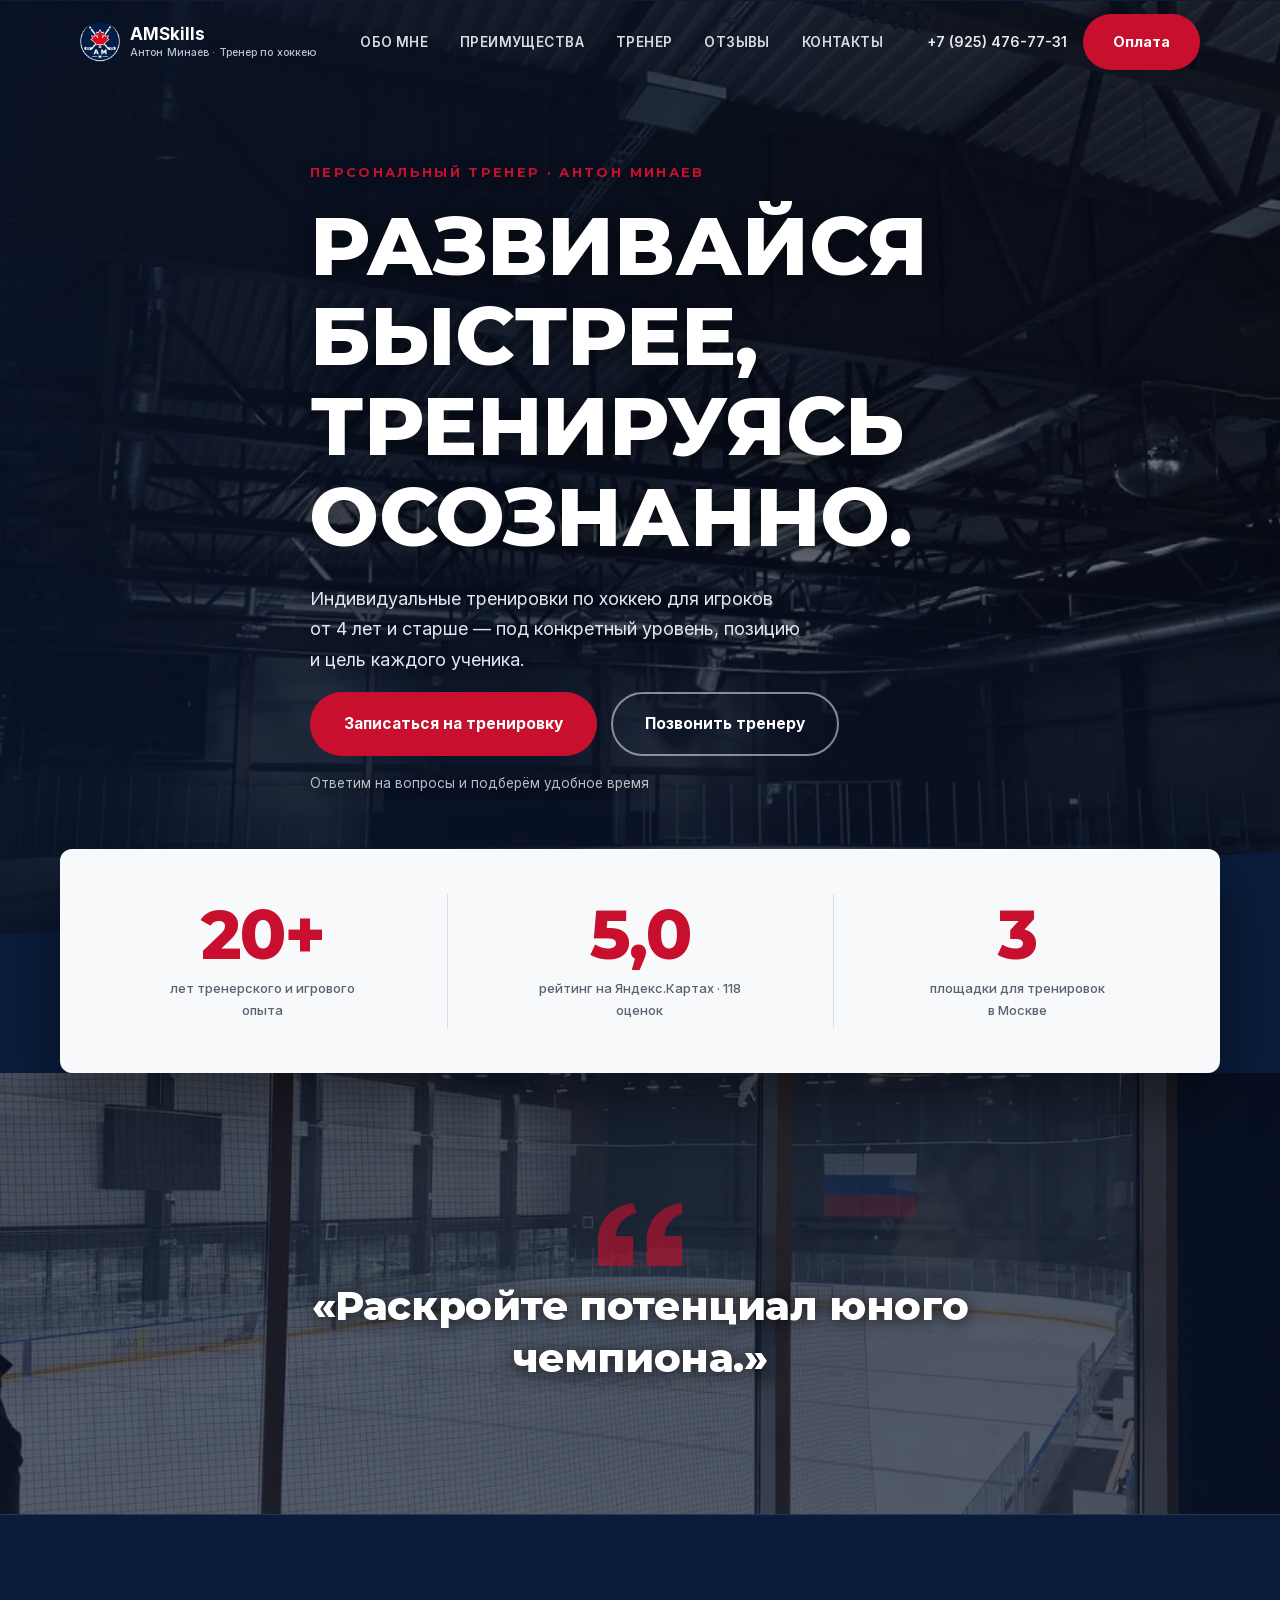
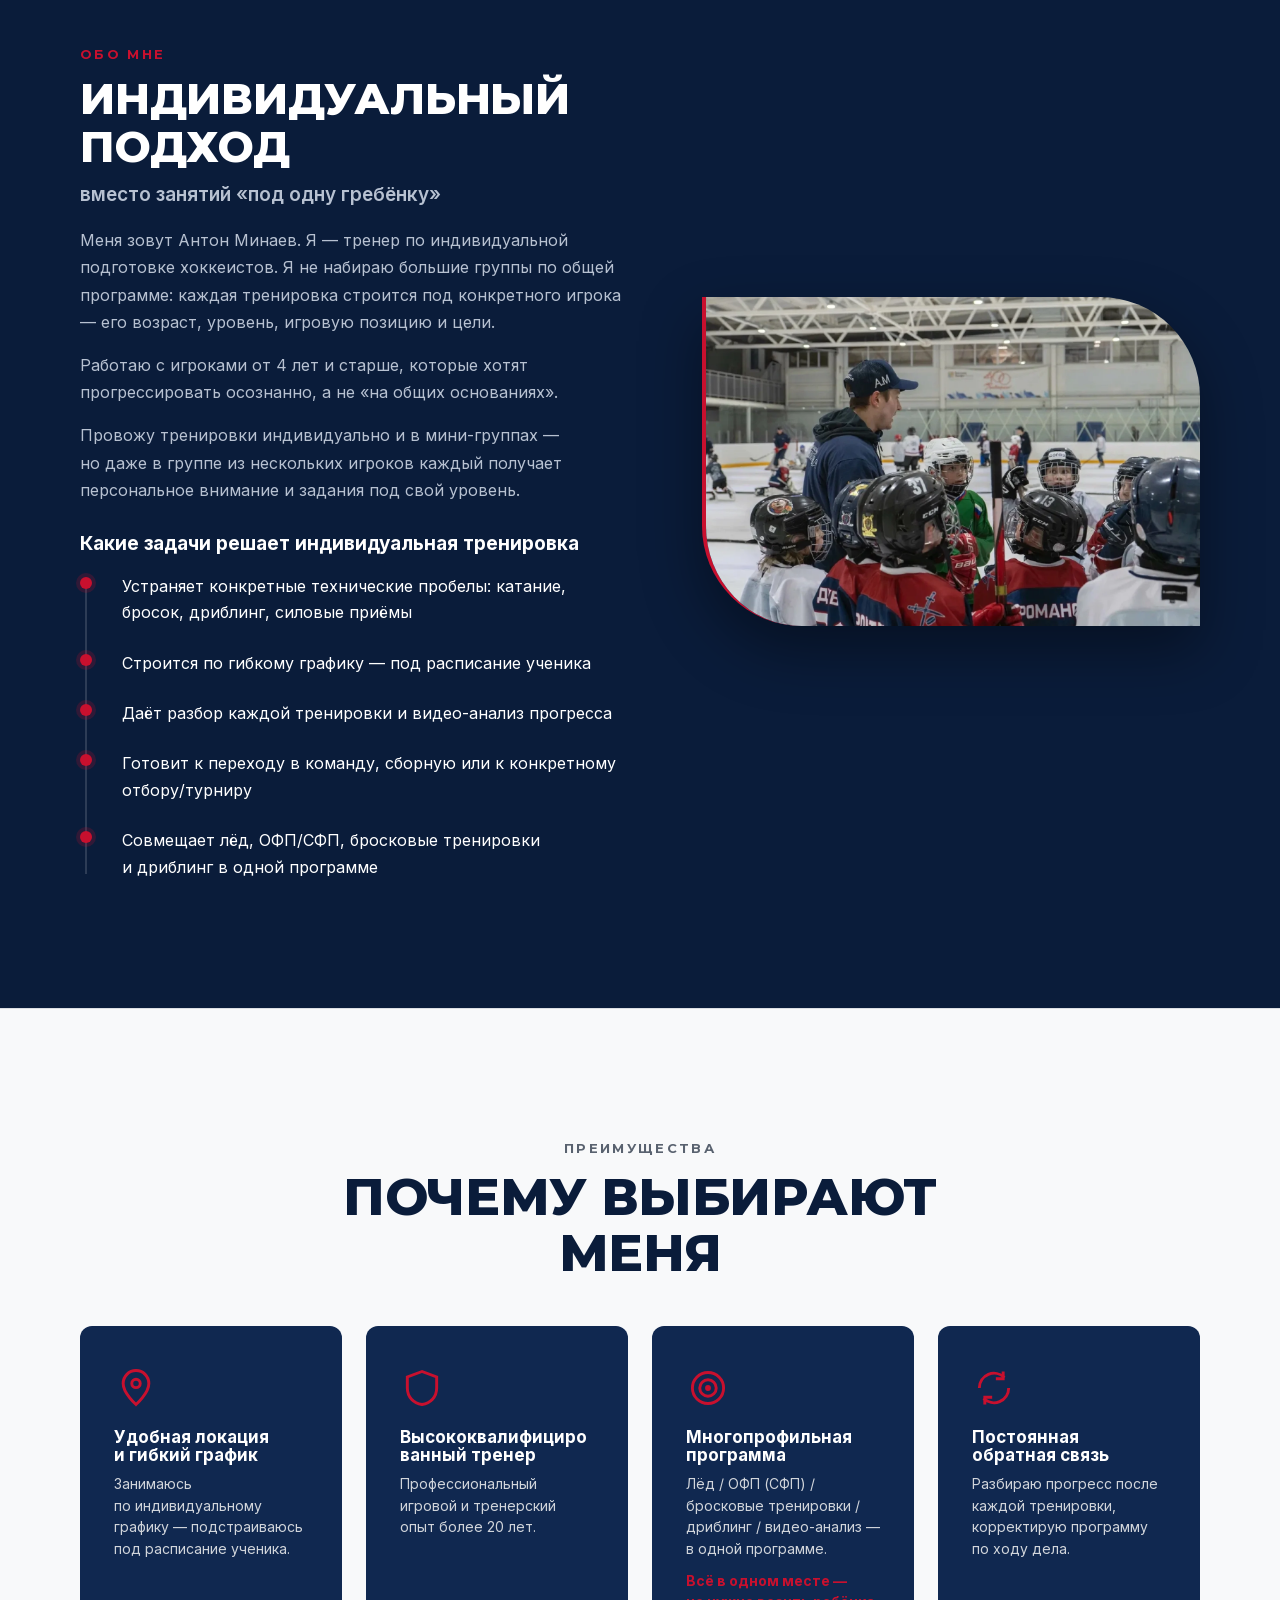
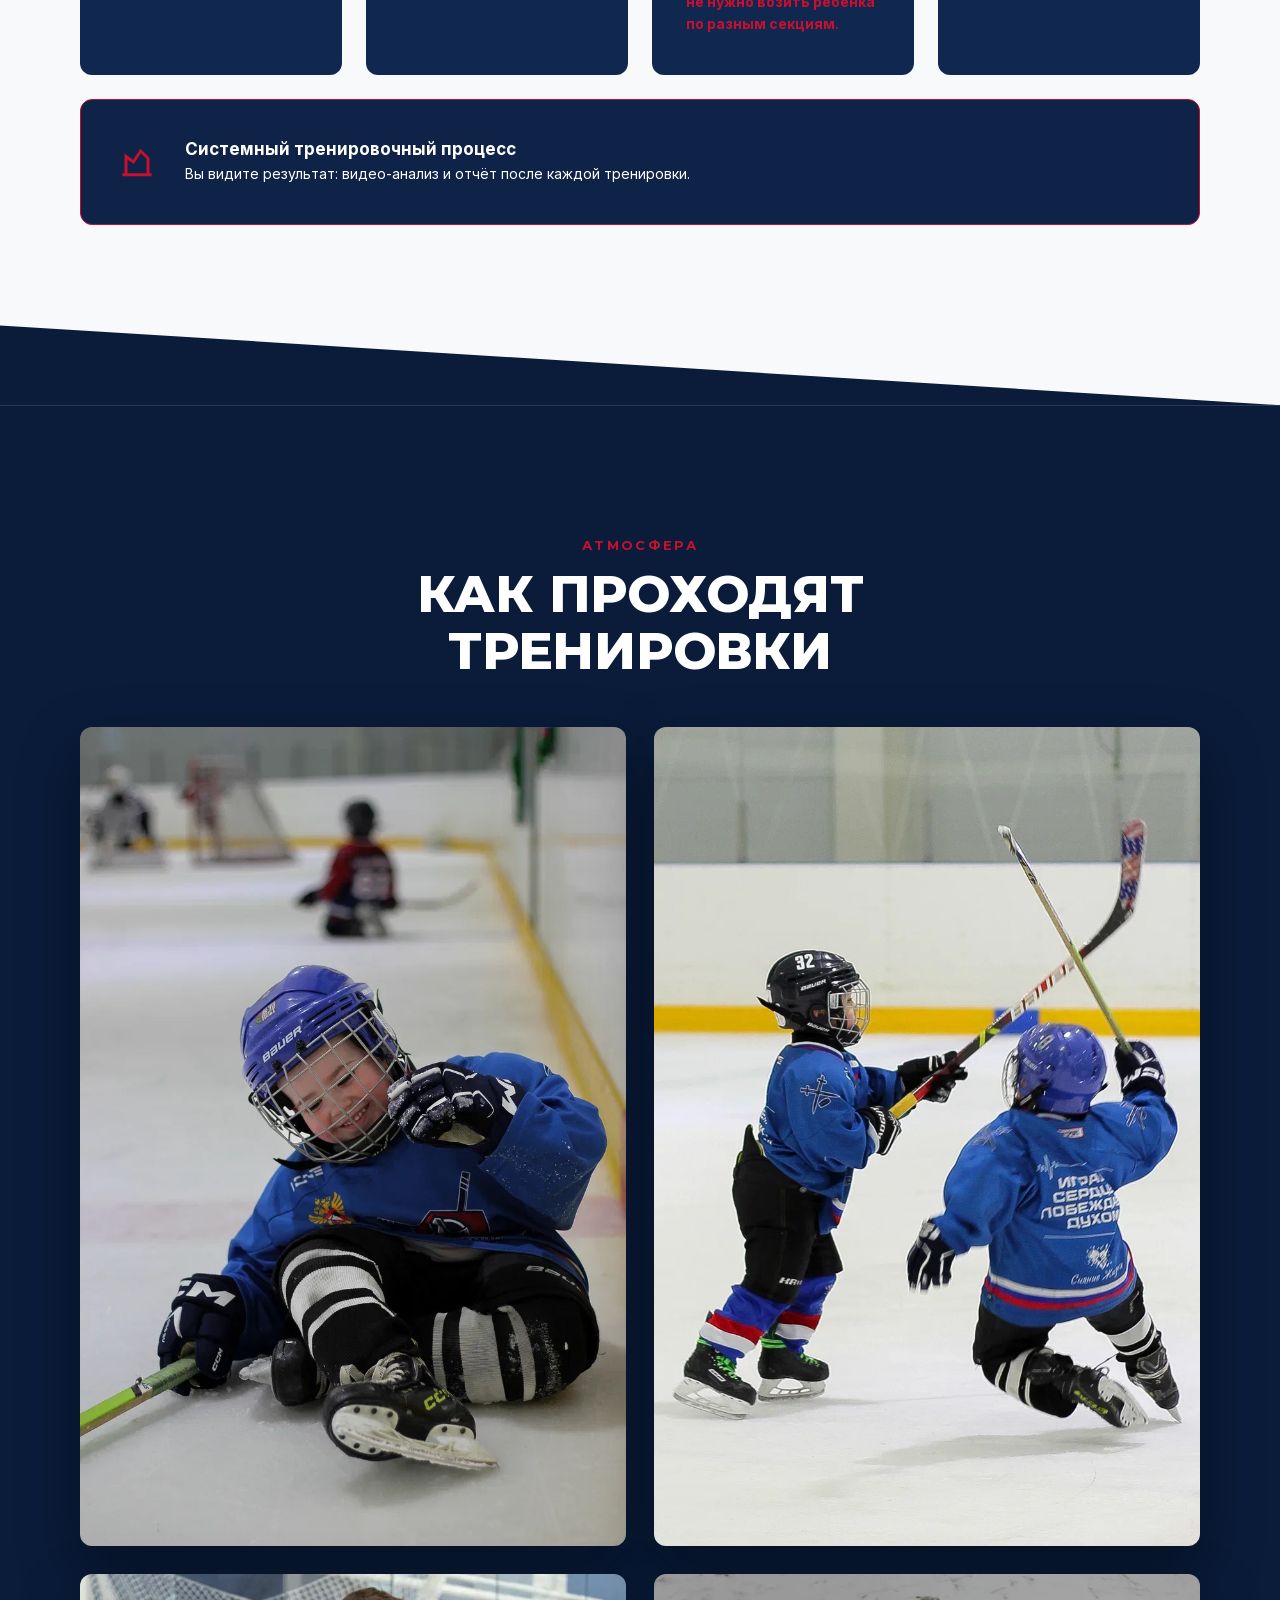
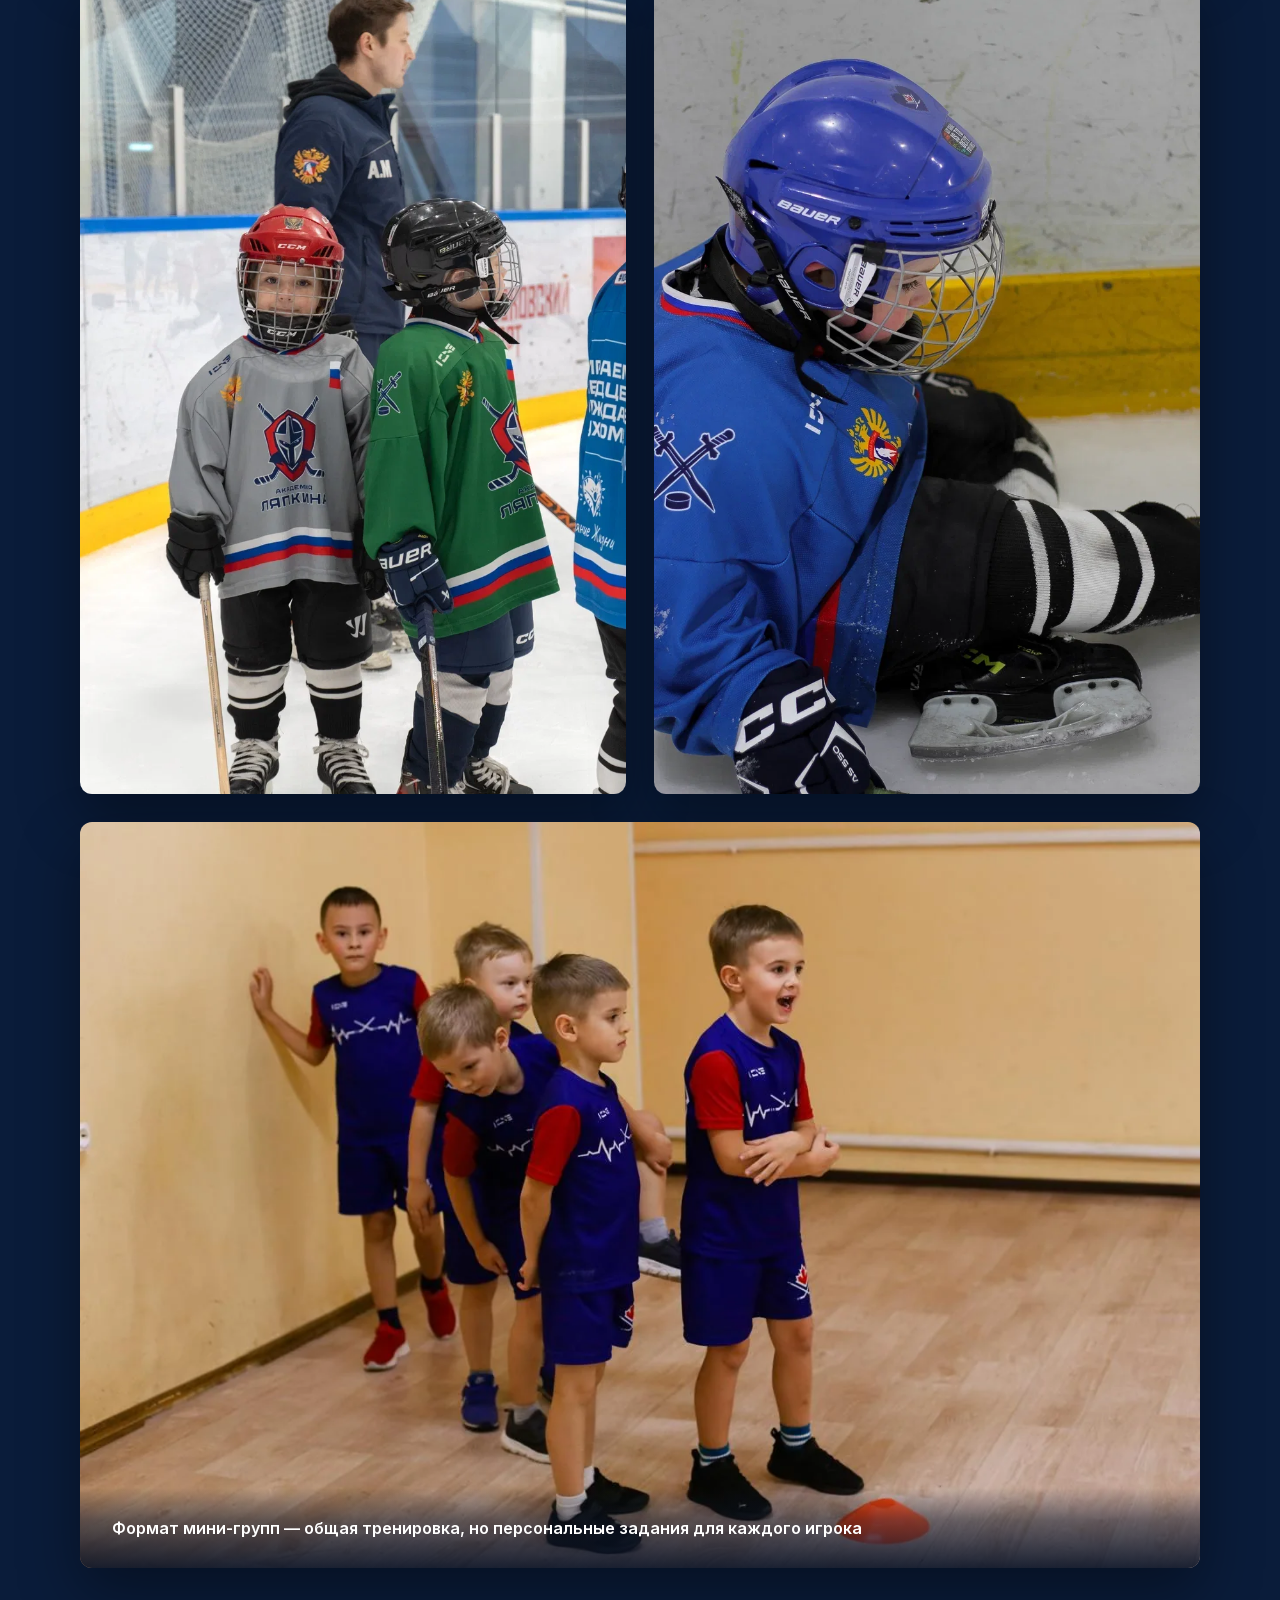
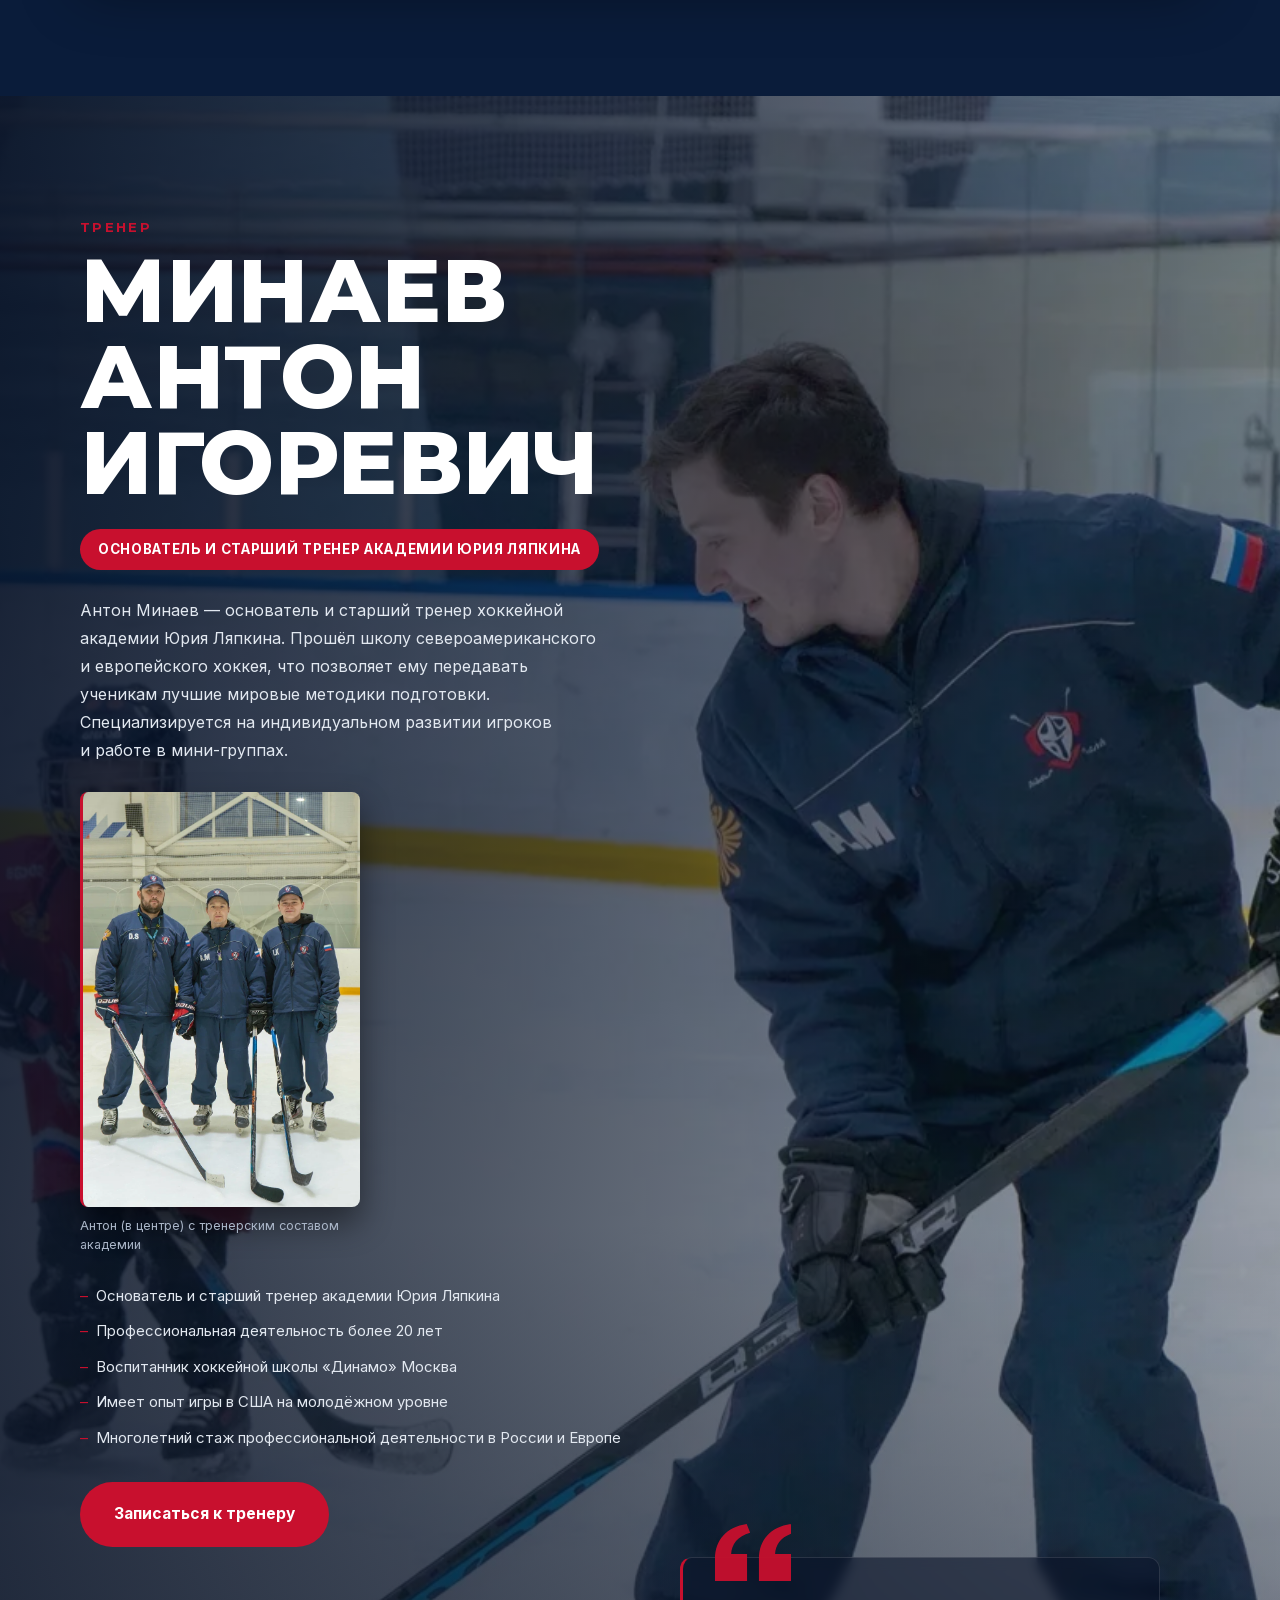
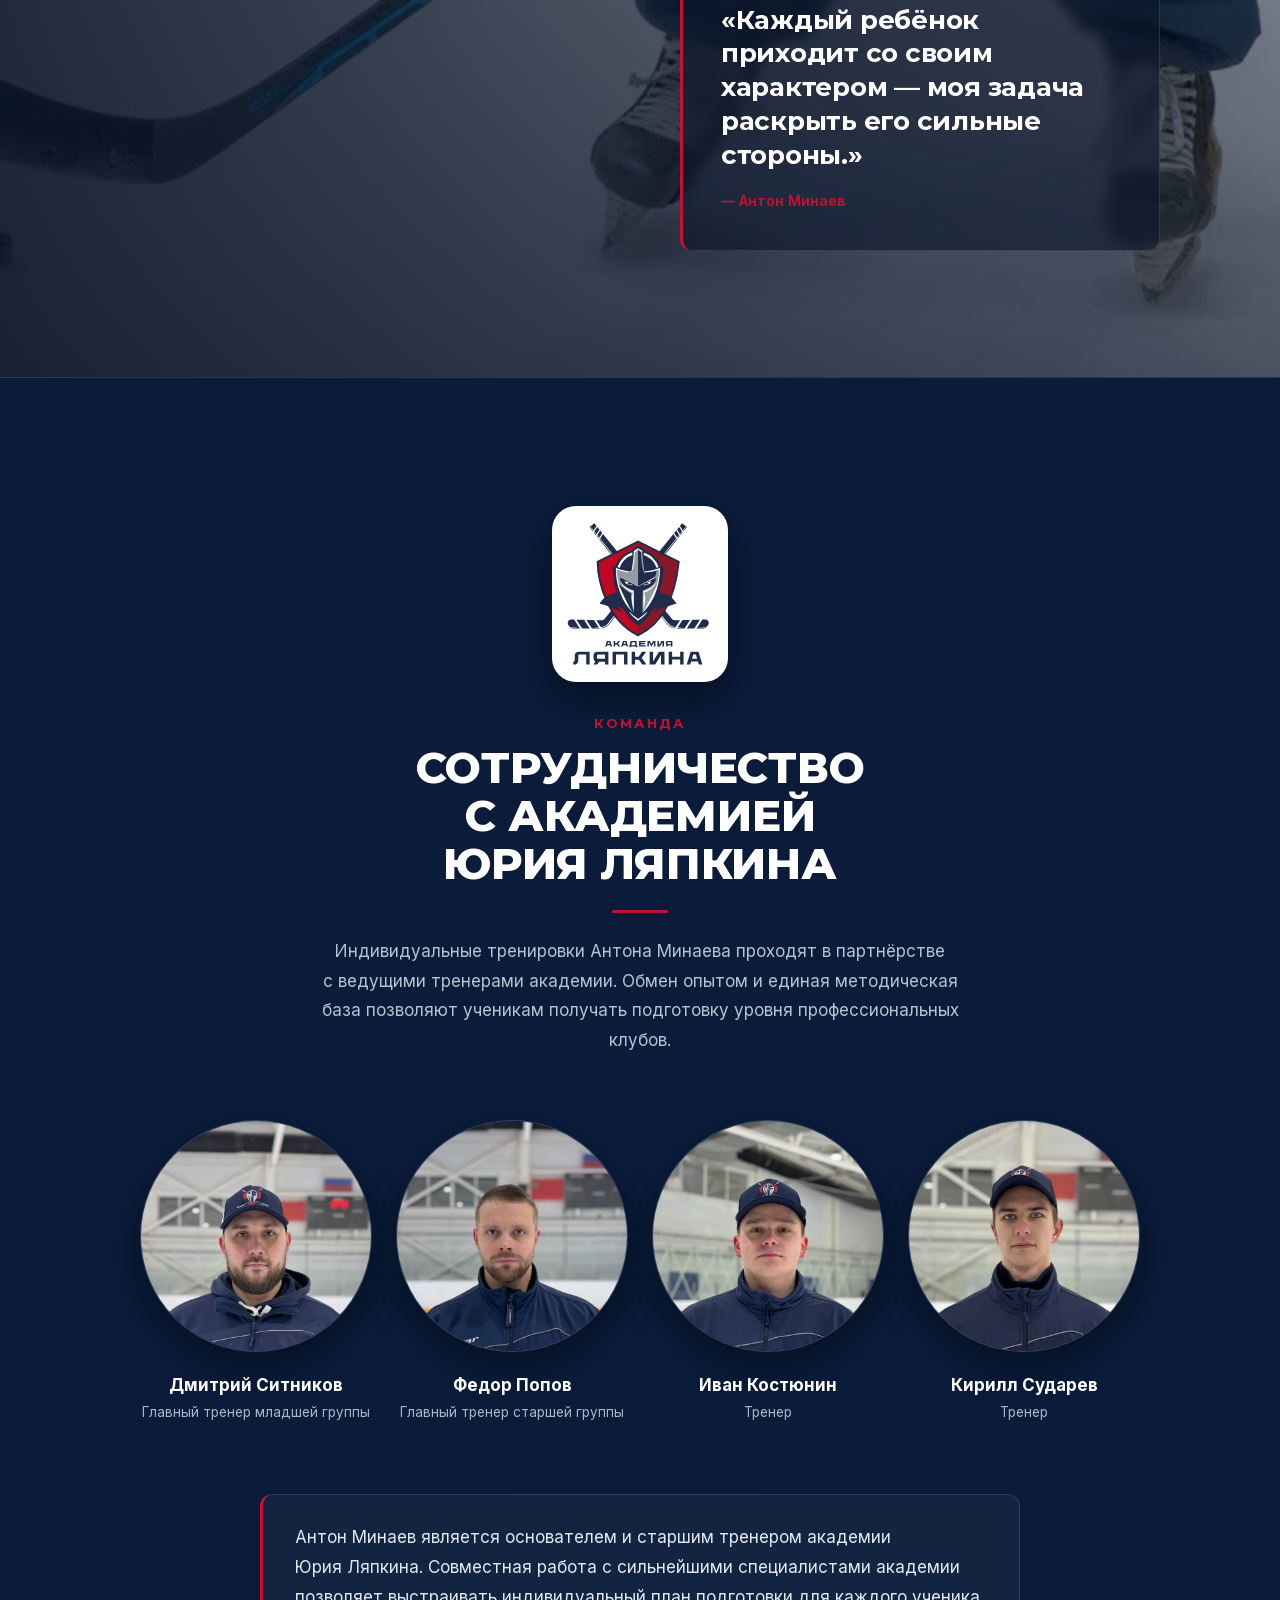
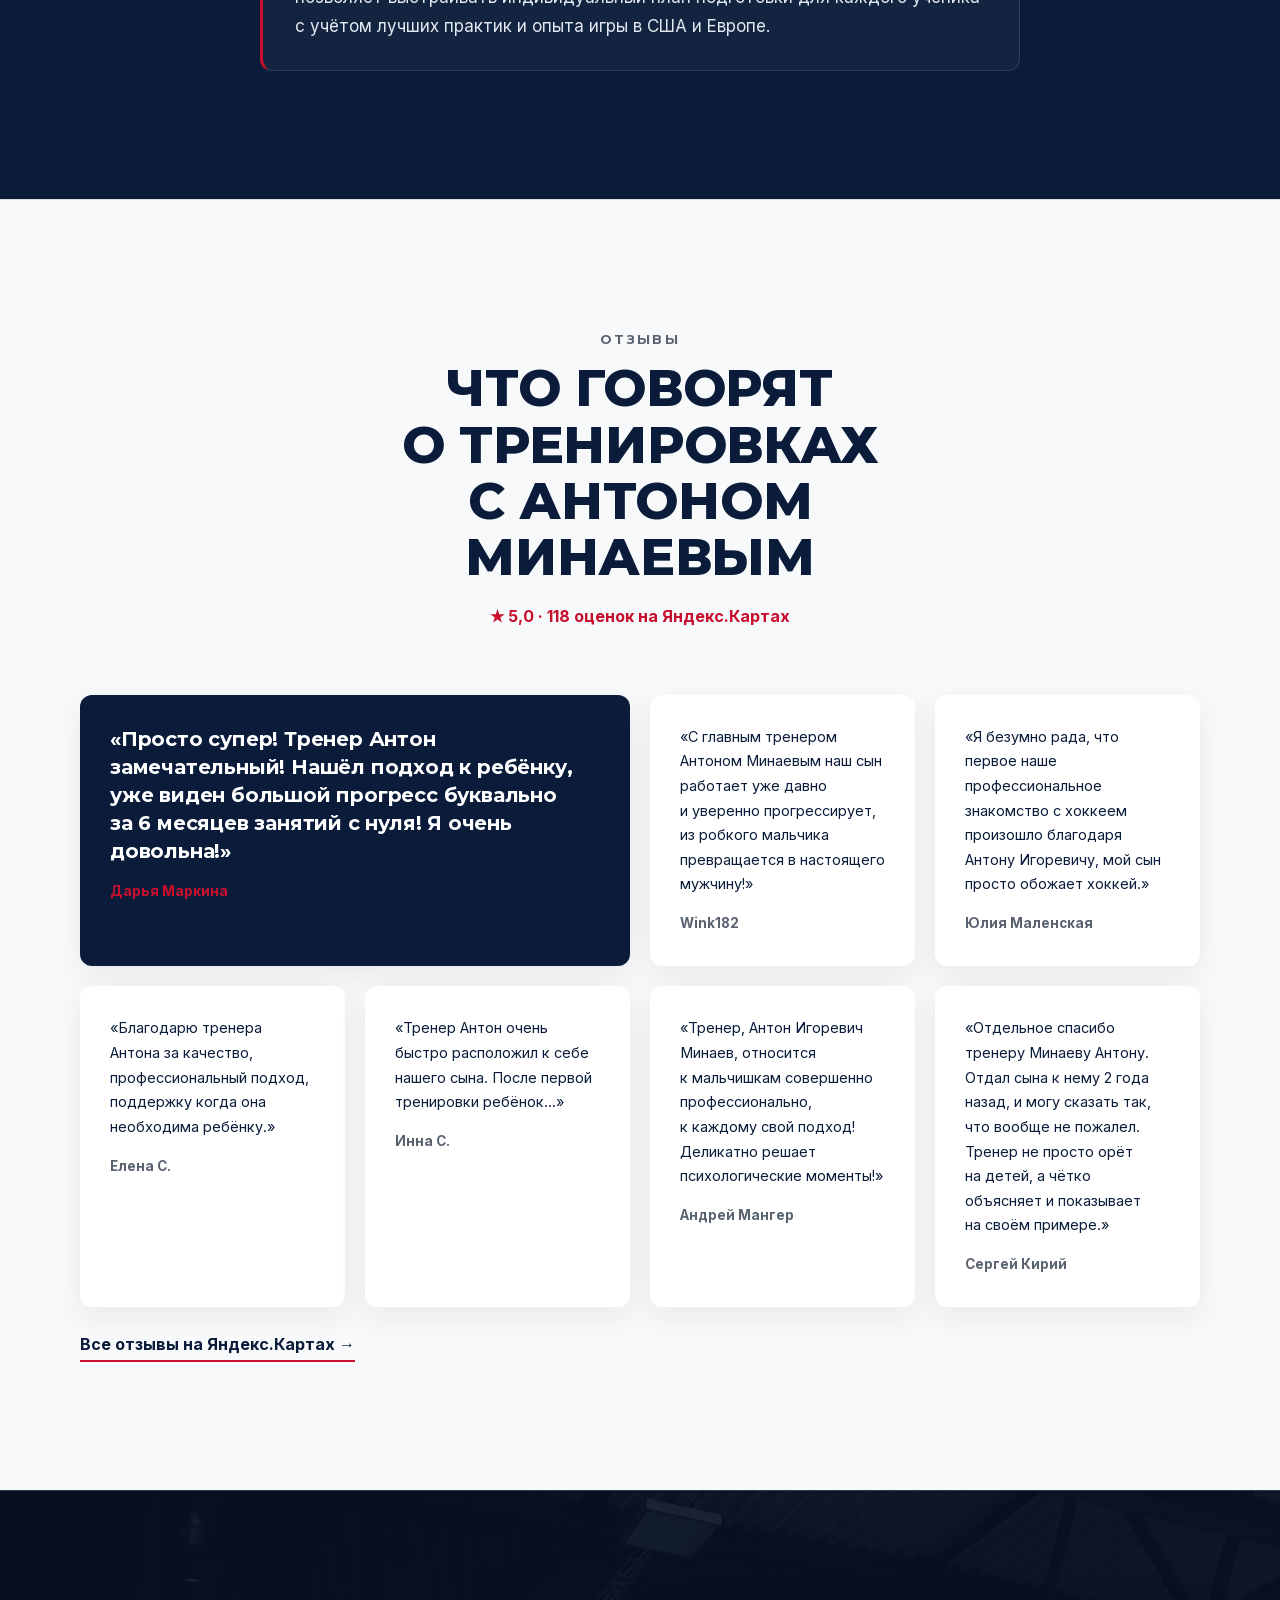
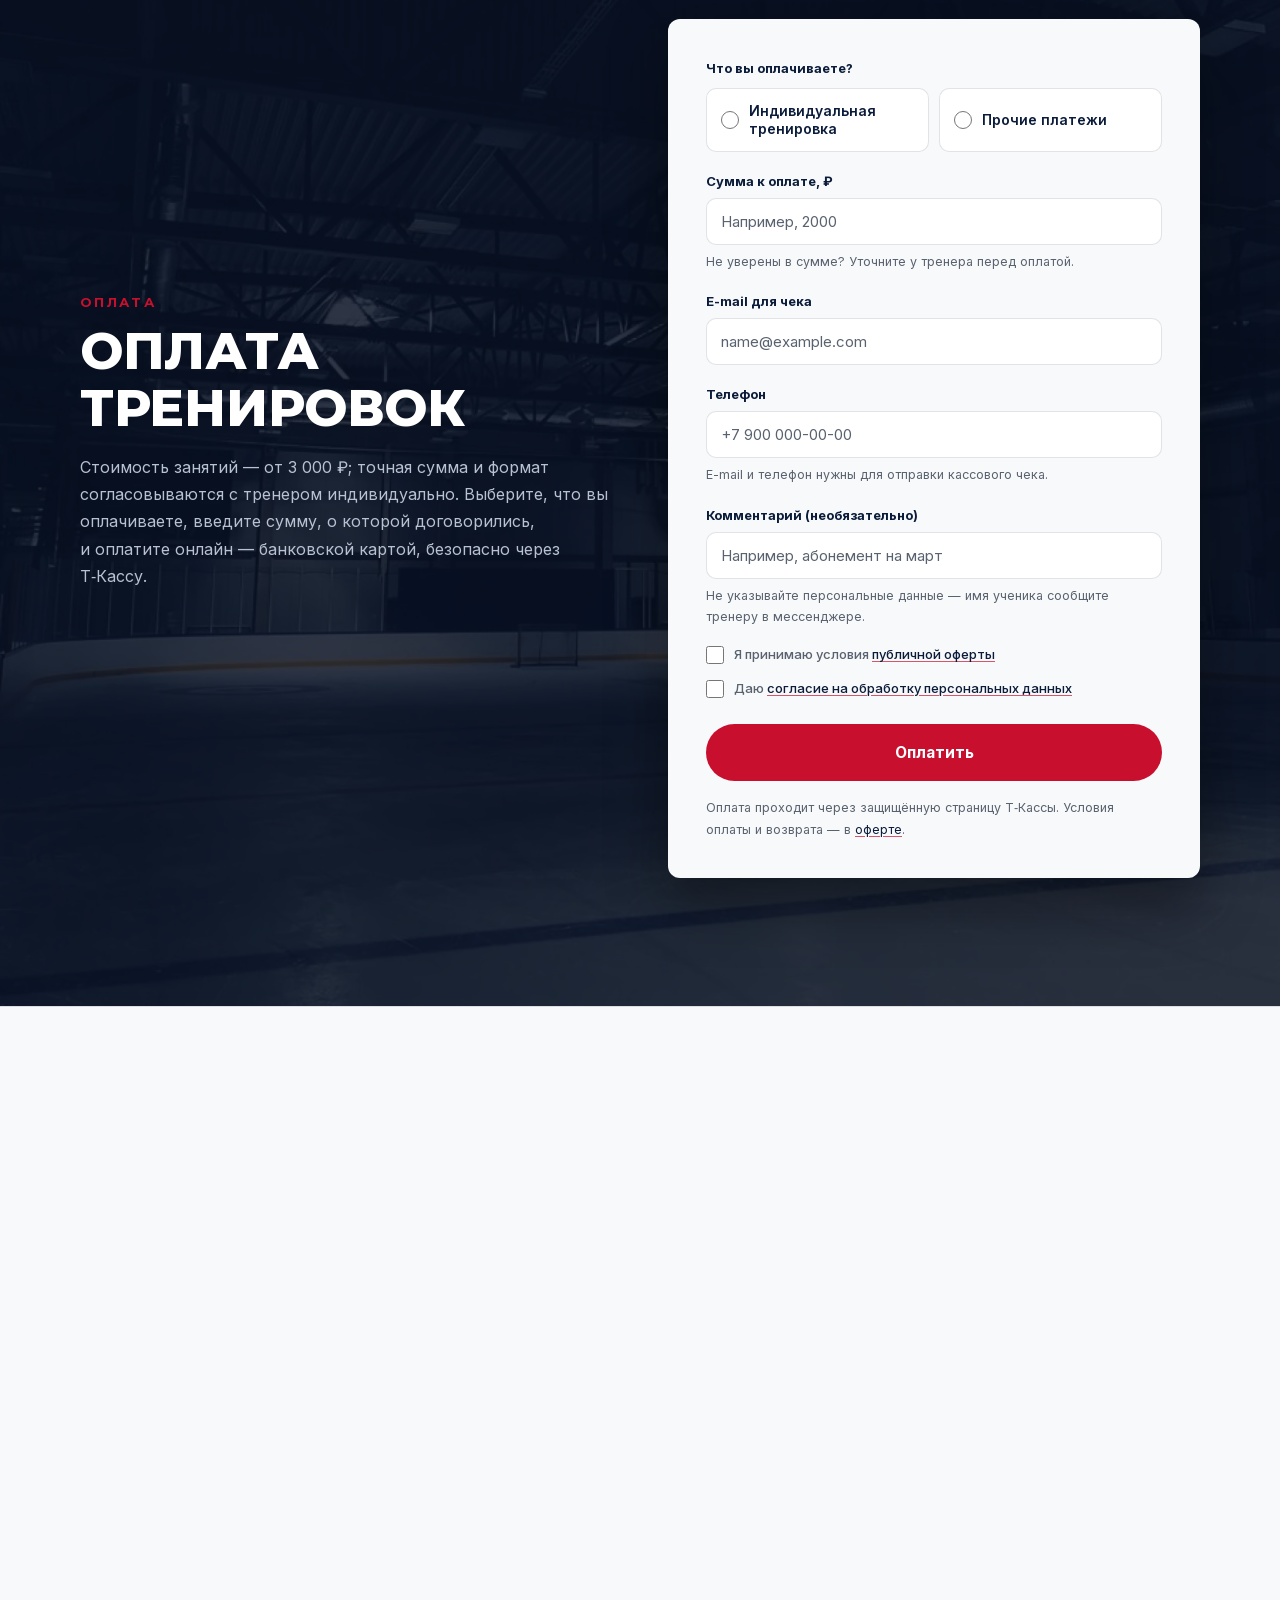
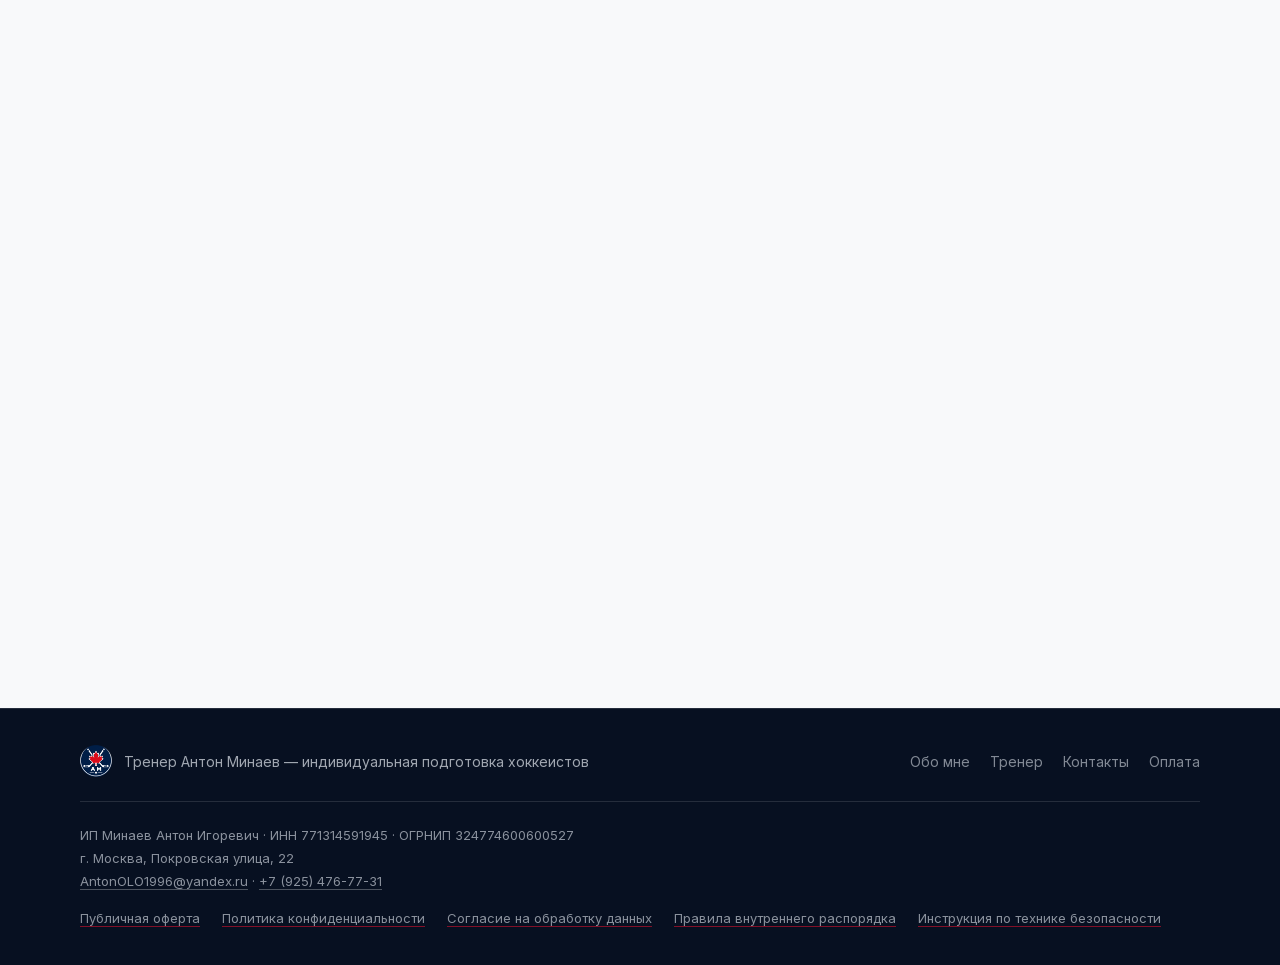
<file: index.html>
<!DOCTYPE html>
<html lang="ru">
<head>
<meta charset="UTF-8">
<meta name="viewport" content="width=device-width, initial-scale=1.0">
<title>Антон Минаев — тренер по&nbsp;индивидуальной подготовке хоккеистов | AMSkills</title>
<meta name="description" content="Антон Минаев — индивидуальные тренировки по&nbsp;хоккею: лёд, ОФП/СФП, бросковые тренировки, дриблинг, видео-анализ. Персональный подход к&nbsp;каждому ученику.">
<link rel="preload" href="fonts/montserrat-cyrillic.woff2" as="font" type="font/woff2" crossorigin>
<link rel="preload" href="fonts/inter-cyrillic.woff2" as="font" type="font/woff2" crossorigin>
<link rel="stylesheet" href="css/styles.css?v=34">
</head>
<body>

<header class="site-header" id="top">
  <div class="container header-inner">
    <a class="logo" href="#top">
      <img class="logo-mark" src="img/logo-am.webp" alt="AMSkills" width="40" height="40">
      <span class="logo-text-group">
        <span class="logo-text">AMSkills</span>
        <span class="logo-tagline">Антон Минаев · Тренер по&nbsp;хоккею</span>
      </span>
    </a>

    <nav class="nav" id="nav">
      <a href="#about">Обо&nbsp;мне</a>
      <a href="#advantages">Преимущества</a>
      <a href="#coaches">Тренер</a>
      <a href="#reviews">Отзывы</a>
      <a href="#contacts">Контакты</a>
    </nav>

    <div class="header-actions">
      <a class="phone" href="tel:+79254767731">+7 (925) 476-77-31</a>
      <a class="btn btn-primary" href="#payment">Оплата</a>
      <button class="burger" id="burger" aria-label="Открыть меню" aria-expanded="false">
        <span></span><span></span><span></span>
      </button>
    </div>
  </div>
</header>

<main>

  <!-- HERO -->
  <section class="hero">
    <div class="hero-bg" aria-hidden="true"></div>
    <div class="container hero-inner">
      <p class="eyebrow script-accent">Персональный тренер · Антон Минаев</p>
      <h1>Развивайся быстрее,<br>тренируясь осознанно.</h1>
      <p class="hero-lead">
        Индивидуальные тренировки по&nbsp;хоккею для&nbsp;игроков от&nbsp;4&nbsp;лет и&nbsp;старше —
        под конкретный уровень, позицию и&nbsp;цель каждого ученика.
      </p>
      <div class="hero-actions">
        <a class="btn btn-primary btn-lg" href="#contacts">Записаться на&nbsp;тренировку</a>
        <a class="btn btn-ghost btn-lg" href="tel:+79254767731">Позвонить тренеру</a>
      </div>
      <p class="hero-microcopy">Ответим на&nbsp;вопросы и&nbsp;подберём удобное время</p>
    </div>
  </section>

  <!-- СТАТИСТИКА -->
  <section class="stats-band">
    <div class="container stats-grid">
      <div class="stat" data-animate="fade-up">
        <span class="stat-number">20+</span>
        <span class="stat-label">лет тренерского и&nbsp;игрового опыта</span>
      </div>
      <div class="stat" data-animate="fade-up" style="--d:1">
        <span class="stat-number">5,0</span>
        <span class="stat-label">рейтинг на&nbsp;Яндекс.Картах · 118 оценок</span>
      </div>
      <div class="stat" data-animate="fade-up" style="--d:2">
        <span class="stat-number">3</span>
        <span class="stat-label">площадки для&nbsp;тренировок в&nbsp;Москве</span>
      </div>
    </div>
  </section>

  <!-- ЦИТАТА / ФИЛОСОФИЯ -->
  <section class="quote-band">
    <div class="quote-bg" aria-hidden="true"></div>
    <div class="container" data-animate="fade-up">
      <svg class="quote-mark" viewBox="0 0 64 48" aria-hidden="true"><path fill="currentColor" d="M0 48V29.5C0 13.2 9.9 2.6 26.7 0l2.9 7.4C18.9 10.3 14 17.3 13.6 25.3H27V48H0Zm37 0V29.5C37 13.2 46.9 2.6 63.7 0l2.9 7.4C55.9 10.3 51 17.3 50.6 25.3H64V48H37Z"/></svg>
      <p class="quote-text">«Раскройте потенциал юного чемпиона.»</p>
    </div>
  </section>

  <!-- ОБО МНЕ -->
  <section class="section" id="about">
    <div class="container about-grid">
      <div class="about-text" data-animate="fade-up">
        <p class="section-kicker script-accent">Обо&nbsp;мне</p>
        <h2>Индивидуальный<br>подход</h2>
        <p class="about-lead">вместо занятий «под одну гребёнку»</p>
        <p>
          Меня зовут Антон Минаев. Я&nbsp;— тренер по&nbsp;индивидуальной подготовке хоккеистов.
          Я&nbsp;не&nbsp;набираю большие группы по&nbsp;общей программе: каждая тренировка строится
          под конкретного игрока — его возраст, уровень, игровую позицию и&nbsp;цели.
        </p>
        <p>
          Работаю с&nbsp;игроками от&nbsp;4&nbsp;лет и&nbsp;старше, которые хотят прогрессировать
          осознанно, а&nbsp;не «на общих основаниях».
        </p>
        <p>
          Провожу тренировки индивидуально и&nbsp;в&nbsp;мини-группах — но&nbsp;даже в&nbsp;группе
          из&nbsp;нескольких игроков каждый получает персональное внимание и&nbsp;задания
          под&nbsp;свой уровень.
        </p>

        <h3 class="about-subhead">Какие задачи решает индивидуальная тренировка</h3>
        <ul class="timeline-list">
          <li>Устраняет конкретные технические пробелы: катание, бросок, дриблинг, силовые приёмы</li>
          <li>Строится по&nbsp;гибкому графику — под расписание ученика</li>
          <li>Даёт разбор каждой тренировки и&nbsp;видео-анализ прогресса</li>
          <li>Готовит к&nbsp;переходу в&nbsp;команду, сборную или&nbsp;к конкретному отбору/турниру</li>
          <li>Совмещает лёд, ОФП/СФП, бросковые тренировки и&nbsp;дриблинг в&nbsp;одной программе</li>
        </ul>
      </div>
      <div class="about-media" data-animate="fade-up" style="--d:1">
        <img src="img/coach-huddle.webp" alt="Антон Минаев с&nbsp;учениками на&nbsp;тренировке" loading="lazy">
      </div>
    </div>
  </section>

  <!-- ПРЕИМУЩЕСТВА -->
  <section class="section section-muted advantages-section" id="advantages">
    <div class="container">
      <div class="section-head-center" data-animate="fade-up">
        <p class="section-kicker script-accent">Преимущества</p>
        <h2>Почему выбирают меня</h2>
      </div>

      <div class="advantages-grid">
        <div class="advantage-card" data-animate="fade-up">
          <div class="advantage-icon" aria-hidden="true">
            <svg viewBox="0 0 24 24" fill="none" stroke="currentColor" stroke-width="1.6"><path d="M12 21s-7-6.2-7-11.5A7 7 0 0 1 19 9.5C19 14.8 12 21 12 21Z"/><circle cx="12" cy="9.5" r="2.3"/></svg>
          </div>
          <h3>Удобная локация и&nbsp;гибкий график</h3>
          <p>Занимаюсь по&nbsp;индивидуальному графику — подстраиваюсь под расписание ученика.</p>
        </div>
        <div class="advantage-card" data-animate="fade-up" style="--d:1">
          <div class="advantage-icon" aria-hidden="true">
            <svg viewBox="0 0 24 24" fill="none" stroke="currentColor" stroke-width="1.6"><path d="M12 3 4 6v6c0 5 3.4 8.3 8 9 4.6-.7 8-4 8-9V6l-8-3Z"/></svg>
          </div>
          <h3>Высококвалифицированный тренер</h3>
          <p>Профессиональный игровой и&nbsp;тренерский опыт более 20 лет.</p>
        </div>
        <div class="advantage-card" data-animate="fade-up" style="--d:2">
          <div class="advantage-icon" aria-hidden="true">
            <svg viewBox="0 0 24 24" fill="none" stroke="currentColor" stroke-width="1.6"><circle cx="12" cy="12" r="8.5"/><circle cx="12" cy="12" r="4.5"/><circle cx="12" cy="12" r="0.8" fill="currentColor"/></svg>
          </div>
          <h3>Многопрофильная программа</h3>
          <p>Лёд / ОФП (СФП) / бросковые тренировки / дриблинг / видео-анализ — в&nbsp;одной программе.
          <strong>Всё в&nbsp;одном месте — не&nbsp;нужно возить ребёнка по&nbsp;разным секциям.</strong></p>
        </div>
        <div class="advantage-card" data-animate="fade-up" style="--d:3">
          <div class="advantage-icon" aria-hidden="true">
            <svg viewBox="0 0 24 24" fill="none" stroke="currentColor" stroke-width="1.6"><path d="M4 12a8 8 0 0 1 13.66-5.66M20 12a8 8 0 0 1-13.66 5.66"/><path d="M17 3v4h-4M7 21v-4h4"/></svg>
          </div>
          <h3>Постоянная обратная связь</h3>
          <p>Разбираю прогресс после каждой тренировки, корректирую программу по&nbsp;ходу дела.</p>
        </div>
        <div class="advantage-card" data-animate="fade-up">
          <div class="advantage-icon" aria-hidden="true">
            <svg viewBox="0 0 24 24" fill="none" stroke="currentColor" stroke-width="1.6"><path d="M4 19h16M6 19V9l4 3 4-6 4 4v9"/></svg>
          </div>
          <div>
            <h3>Системный тренировочный процесс</h3>
            <p>Вы видите результат: видео-анализ и&nbsp;отчёт после каждой тренировки.</p>
          </div>
        </div>
      </div>
    </div>
  </section>

  <!-- АТМОСФЕРА -->
  <section class="section gallery-section">
    <div class="container">
      <div class="section-head-center" data-animate="fade-up">
        <p class="section-kicker script-accent">Атмосфера</p>
        <h2>Как проходят тренировки</h2>
      </div>
      <div class="gallery-grid">
        <figure class="gallery-item" data-animate="fade-up">
          <img src="img/gallery-emotion.webp" alt="Эмоции на&nbsp;индивидуальной тренировке" loading="lazy">
        </figure>
        <figure class="gallery-item" data-animate="fade-up" style="--d:1">
          <img src="img/gallery-action.webp" alt="Игровой момент на&nbsp;льду" loading="lazy">
        </figure>
        <figure class="gallery-item" data-animate="fade-up" style="--d:2">
          <img src="img/gallery-lyapkina.webp" alt="Ученики на&nbsp;тренировке в&nbsp;форме академии" loading="lazy">
        </figure>
        <figure class="gallery-item" data-animate="fade-up" style="--d:3">
          <img src="img/gallery-close.webp" alt="Крупный план тренировки" loading="lazy">
        </figure>
        <figure class="gallery-item gallery-item-wide" data-animate="fade-up" style="--d:4">
          <img src="img/gallery-group.webp" alt="Тренировка в&nbsp;мини-группе" loading="lazy">
          <figcaption>Формат мини-групп — общая тренировка, но&nbsp;персональные задания для&nbsp;каждого игрока</figcaption>
        </figure>
      </div>
    </div>
  </section>

  <!-- ТРЕНЕР -->
  <section class="coach-section" id="coaches">
    <img class="coach-section-bg" src="img/coach-1on1.webp" alt="" aria-hidden="true" loading="lazy">
    <div class="coach-section-scrim" aria-hidden="true"></div>
    <div class="container coach-layout">
      <div class="coach-main" data-animate="fade-up">
        <p class="section-kicker script-accent">Тренер</p>
        <h2 class="coach-name">Минаев<br>Антон<br>Игоревич</h2>
        <span class="coach-role-badge">Основатель и&nbsp;старший тренер академии Юрия&nbsp;Ляпкина</span>
        <p class="coach-bio">
          Антон Минаев — основатель и&nbsp;старший тренер хоккейной академии Юрия&nbsp;Ляпкина.
          Прошёл школу североамериканского и&nbsp;европейского хоккея, что позволяет ему
          передавать ученикам лучшие мировые методики подготовки. Специализируется
          на&nbsp;индивидуальном развитии игроков и&nbsp;работе в&nbsp;мини-группах.
        </p>
        <figure class="coach-team-photo" data-animate="fade-up" style="--d:1">
          <img src="img/coach-team.webp" alt="Тренерский состав академии Юрия&nbsp;Ляпкина" loading="lazy">
          <figcaption>Антон (в&nbsp;центре) с&nbsp;тренерским составом академии</figcaption>
        </figure>
        <ul class="coach-facts">
          <li>Основатель и&nbsp;старший тренер академии Юрия&nbsp;Ляпкина</li>
          <li>Профессиональная деятельность более 20 лет</li>
          <li>Воспитанник хоккейной школы «Динамо» Москва</li>
          <li>Имеет опыт игры в&nbsp;США на&nbsp;молодёжном уровне</li>
          <li>Многолетний стаж профессиональной деятельности в&nbsp;России и&nbsp;Европе</li>
        </ul>
        <a class="btn btn-primary btn-lg" href="#contacts">Записаться к&nbsp;тренеру</a>
      </div>

      <blockquote class="coach-quote" data-animate="fade-up" style="--d:2">
        <svg class="quote-mark quote-mark-lg" viewBox="0 0 64 48" aria-hidden="true"><path fill="currentColor" d="M0 48V29.5C0 13.2 9.9 2.6 26.7 0l2.9 7.4C18.9 10.3 14 17.3 13.6 25.3H27V48H0Zm37 0V29.5C37 13.2 46.9 2.6 63.7 0l2.9 7.4C55.9 10.3 51 17.3 50.6 25.3H64V48H37Z"/></svg>
        <p>«Каждый ребёнок приходит со&nbsp;своим характером — моя задача раскрыть его&nbsp;сильные стороны.»</p>
        <cite>— Антон Минаев</cite>
      </blockquote>
    </div>
  </section>

  <!-- СОТРУДНИЧЕСТВО С АКАДЕМИЕЙ ЛЯПКИНА -->
  <section class="section partner-section" id="academy">
    <div class="container">
      <div class="section-head-center partner-head" data-animate="fade-up">
        <img class="partner-logo" src="img/logo-lyapkina.svg" alt="Логотип Академии Юрия Ляпкина" width="1048" height="1050" loading="lazy">
        <p class="section-kicker script-accent">Команда</p>
        <h2>Сотрудничество с&nbsp;Академией Юрия&nbsp;Ляпкина</h2>
        <span class="accent-rule" aria-hidden="true"></span>
        <p class="partner-lead">
          Индивидуальные тренировки Антона Минаева проходят в&nbsp;партнёрстве с&nbsp;ведущими
          тренерами академии. Обмен опытом и&nbsp;единая методическая база позволяют ученикам
          получать подготовку уровня профессиональных клубов.
        </p>
      </div>

      <div class="team-grid">
        <article class="team-card" data-animate="fade-up">
          <img class="team-photo" src="img/coach-1.webp" alt="Дмитрий Ситников — главный тренер младшей группы" width="720" height="912" loading="lazy">
          <h3 class="team-name">Дмитрий Ситников</h3>
          <p class="team-role">Главный тренер младшей группы</p>
        </article>
        <article class="team-card" data-animate="fade-up" style="--d:1">
          <img class="team-photo" src="img/coach-2.webp" alt="Федор Попов — главный тренер старшей группы" width="720" height="912" loading="lazy">
          <h3 class="team-name">Федор Попов</h3>
          <p class="team-role">Главный тренер старшей группы</p>
        </article>
        <article class="team-card" data-animate="fade-up" style="--d:2">
          <img class="team-photo" src="img/coach-3.webp" alt="Иван Костюнин — тренер" width="720" height="912" loading="lazy">
          <h3 class="team-name">Иван Костюнин</h3>
          <p class="team-role">Тренер</p>
        </article>
        <article class="team-card" data-animate="fade-up" style="--d:3">
          <img class="team-photo" src="img/coach-4.webp" alt="Кирилл Сударев — тренер" width="720" height="912" loading="lazy">
          <h3 class="team-name">Кирилл Сударев</h3>
          <p class="team-role">Тренер</p>
        </article>
      </div>

      <p class="partner-note" data-animate="fade-up">
        Антон Минаев является основателем и&nbsp;старшим тренером академии Юрия&nbsp;Ляпкина.
        Совместная работа с&nbsp;сильнейшими специалистами академии позволяет выстраивать
        индивидуальный план подготовки для каждого ученика с&nbsp;учётом лучших практик
        и&nbsp;опыта игры в&nbsp;США и&nbsp;Европе.
      </p>
    </div>
  </section>

  <!-- ОТЗЫВЫ -->
  <section class="section section-muted" id="reviews">
    <div class="container">
      <div class="section-head-center" data-animate="fade-up">
        <p class="section-kicker script-accent">Отзывы</p>
        <h2>Что говорят о&nbsp;тренировках с&nbsp;Антоном Минаевым</h2>
        <a class="reviews-rating" href="https://yandex.ru/maps/org/91652147573/reviews/" target="_blank" rel="noopener">★ 5,0 · 118 оценок на&nbsp;Яндекс.Картах</a>
      </div>

      <div class="reviews-grid">
        <blockquote class="review-card review-card-featured" data-animate="fade-up">
          <p>«Просто супер! Тренер Антон замечательный! Нашёл подход к&nbsp;ребёнку, уже виден большой прогресс буквально за&nbsp;6 месяцев занятий с&nbsp;нуля! Я&nbsp;очень довольна!»</p>
          <cite>Дарья Маркина</cite>
        </blockquote>
        <blockquote class="review-card" data-animate="fade-up" style="--d:1">
          <p>«С главным тренером Антоном Минаевым наш сын работает уже давно и&nbsp;уверенно прогрессирует, из&nbsp;робкого мальчика превращается в&nbsp;настоящего мужчину!»</p>
          <cite>Wink182</cite>
        </blockquote>
        <blockquote class="review-card" data-animate="fade-up" style="--d:2">
          <p>«Я безумно рада, что первое наше профессиональное знакомство с&nbsp;хоккеем произошло благодаря Антону Игоревичу, мой сын просто обожает хоккей.»</p>
          <cite>Юлия Маленская</cite>
        </blockquote>
        <blockquote class="review-card" data-animate="fade-up" style="--d:3">
          <p>«Благодарю тренера Антона за&nbsp;качество, профессиональный подход, поддержку когда она необходима ребёнку.»</p>
          <cite>Елена С.</cite>
        </blockquote>
        <blockquote class="review-card" data-animate="fade-up">
          <p>«Тренер Антон очень быстро расположил к&nbsp;себе нашего сына. После первой тренировки ребёнок...»</p>
          <cite>Инна С.</cite>
        </blockquote>
        <blockquote class="review-card" data-animate="fade-up" style="--d:1">
          <p>«Тренер, Антон Игоревич Минаев, относится к&nbsp;мальчишкам совершенно профессионально, к&nbsp;каждому свой подход! Деликатно решает психологические моменты!»</p>
          <cite>Андрей Мангер</cite>
        </blockquote>
        <blockquote class="review-card" data-animate="fade-up" style="--d:2">
          <p>«Отдельное спасибо тренеру Минаеву Антону. Отдал сына к&nbsp;нему 2 года назад, и&nbsp;могу сказать так, что вообще не&nbsp;пожалел. Тренер не&nbsp;просто орёт на&nbsp;детей, а&nbsp;чётко объясняет и&nbsp;показывает на&nbsp;своём примере.»</p>
          <cite>Сергей Кирий</cite>
        </blockquote>
      </div>

      <a class="reviews-link" href="https://yandex.ru/maps/org/91652147573/reviews/" target="_blank" rel="noopener">Все отзывы на&nbsp;Яндекс.Картах →</a>
    </div>
  </section>

  <!-- ОПЛАТА -->
  <section class="section payment-section" id="payment">
    <div class="payment-section-bg" aria-hidden="true"></div>
    <div class="container payment-grid">
      <div data-animate="fade-up">
        <p class="section-kicker script-accent">Оплата</p>
        <h2>Оплата тренировок</h2>
        <p>
          Стоимость занятий — от&nbsp;3&nbsp;000&nbsp;₽; точная сумма и&nbsp;формат согласовываются
          с&nbsp;тренером индивидуально. Выберите, что вы оплачиваете, введите сумму, о&nbsp;которой
          договорились, и&nbsp;оплатите онлайн — банковской картой, безопасно через Т‑Кассу.
        </p>
      </div>

      <form class="payment-card" id="payment-form" data-animate="fade-up" style="--d:1">
        <fieldset class="pay-type">
          <legend>Что вы оплачиваете?</legend>
          <div class="pay-type-options">
            <label class="pay-type-option">
              <input type="radio" name="payment-type" value="training" required>
              <span>Индивидуальная тренировка</span>
            </label>
            <label class="pay-type-option">
              <input type="radio" name="payment-type" value="other" required>
              <span>Прочие платежи</span>
            </label>
          </div>
        </fieldset>

        <label for="payment-amount">Сумма к&nbsp;оплате, ₽</label>
        <input type="number" id="payment-amount" name="amount" min="1" step="1" inputmode="numeric" placeholder="Например, 2000" required>
        <span class="field-hint">Не уверены в&nbsp;сумме? Уточните у&nbsp;тренера перед оплатой.</span>

        <label for="payment-email">E-mail для чека</label>
        <input type="email" id="payment-email" name="email" autocomplete="email" inputmode="email" maxlength="64" placeholder="name@example.com" required>

        <label for="payment-phone">Телефон</label>
        <input type="tel" id="payment-phone" name="phone" autocomplete="tel" inputmode="tel" maxlength="20" pattern="\+?[\d\s\(\)\-]{10,20}" title="Например, +7 900 000-00-00" placeholder="+7 900 000-00-00" required>
        <span class="field-hint">E-mail и&nbsp;телефон нужны для отправки кассового чека.</span>

        <label for="payment-description">Комментарий (необязательно)</label>
        <input type="text" id="payment-description" name="description" maxlength="100" autocomplete="off" placeholder="Например, абонемент на март">
        <span class="field-hint">Не указывайте персональные данные — имя ученика сообщите тренеру в&nbsp;мессенджере.</span>

        <label class="consent">
          <input type="checkbox" name="offer" required>
          <span>Я принимаю условия <a href="offer.html" target="_blank" rel="noopener">публичной оферты</a></span>
        </label>
        <label class="consent">
          <input type="checkbox" name="personal-data-consent" required>
          <span>Даю <a href="consent.html" target="_blank" rel="noopener">согласие на&nbsp;обработку персональных данных</a></span>
        </label>

        <button type="submit" class="btn btn-primary btn-lg">Оплатить</button>
        <p class="payment-note">Оплата проходит через защищённую страницу Т‑Кассы. Условия оплаты и&nbsp;возврата — в&nbsp;<a href="offer.html#s6" target="_blank" rel="noopener">оферте</a>.</p>
      </form>
    </div>
  </section>

  <!-- КОНТАКТЫ -->
  <section class="section section-muted" id="contacts">
    <div class="container">
      <div data-animate="fade-up">
        <p class="section-kicker script-accent">Контакты</p>
        <h2>Где проходят тренировки</h2>
        <p>
          <a href="tel:+79254767731">+7 (925) 476-77-31</a> — тренер Антон Минаев
        </p>
      </div>

      <div class="contacts-map" data-animate="fade-up">
        <iframe
          src="https://yandex.ru/map-widget/v1/?ll=37.664600%2C55.777600&z=9&pt=37.632407,55.709147,pm2rdl~37.603456,55.825238,pm2rdl~37.564207,55.848352,pm2rdl~37.858312,55.727841,pm2rdl&l=map"
          width="100%" height="420" frameborder="0" loading="lazy"
          title="Карта площадок: Легенда 77, Арена Плей Север, Ледовая арена Аляска, Айс Атлетик"></iframe>
      </div>

      <div class="locations-grid">
        <article class="location-card" data-animate="fade-up">
          <svg class="location-pin" viewBox="0 0 24 24" fill="none" stroke="currentColor" stroke-width="1.6" aria-hidden="true"><path d="M12 21s-7-6.2-7-11.5A7 7 0 0 1 19 9.5C19 14.8 12 21 12 21Z"/><circle cx="12" cy="9.5" r="2.3"/></svg>
          <h3>Легенда 77</h3>
          <p>Москва, Даниловская наб., 8А</p>
        </article>
        <article class="location-card" data-animate="fade-up" style="--d:1">
          <svg class="location-pin" viewBox="0 0 24 24" fill="none" stroke="currentColor" stroke-width="1.6" aria-hidden="true"><path d="M12 21s-7-6.2-7-11.5A7 7 0 0 1 19 9.5C19 14.8 12 21 12 21Z"/><circle cx="12" cy="9.5" r="2.3"/></svg>
          <h3>Арена Плей Север</h3>
          <p>Москва, Ботаническая ул., 2, стр. 1</p>
        </article>
        <article class="location-card" data-animate="fade-up" style="--d:2">
          <svg class="location-pin" viewBox="0 0 24 24" fill="none" stroke="currentColor" stroke-width="1.6" aria-hidden="true"><path d="M12 21s-7-6.2-7-11.5A7 7 0 0 1 19 9.5C19 14.8 12 21 12 21Z"/><circle cx="12" cy="9.5" r="2.3"/></svg>
          <h3>Ледовая арена Аляска</h3>
          <p>Москва, 3-й Нижнелихоборский пр., 1, стр. 6</p>
        </article>
        <article class="location-card" data-animate="fade-up" style="--d:3">
          <svg class="location-pin" viewBox="0 0 24 24" fill="none" stroke="currentColor" stroke-width="1.6" aria-hidden="true"><path d="M12 21s-7-6.2-7-11.5A7 7 0 0 1 19 9.5C19 14.8 12 21 12 21Z"/><circle cx="12" cy="9.5" r="2.3"/></svg>
          <h3>Айс Атлетик</h3>
          <p>Москва, Салтыковская ул., 1, стр. 1</p>
          <a class="location-rating" href="https://yandex.ru/maps/org/91652147573/reviews/" target="_blank" rel="noopener">★ 4,7</a>
        </article>
        <article class="location-card location-card-accent" data-animate="fade-up" style="--d:4">
          <svg class="location-pin" viewBox="0 0 24 24" fill="none" stroke="currentColor" stroke-width="1.6" aria-hidden="true"><path d="M4 11h16M6 11V8a2 2 0 0 1 2-2h8a2 2 0 0 1 2 2v3m-14 0-1 6m15-6 1 6M7 17v2m10-2v2M5 17h14"/></svg>
          <div>
            <h3>Удобно добираться</h3>
            <p>Тренируемся не&nbsp;только на&nbsp;этих четырёх площадках — площадки есть в&nbsp;разных районах Москвы и&nbsp;Московской области. Подберём место рядом с&nbsp;вами и&nbsp;согласуем время индивидуально.</p>
          </div>
        </article>
      </div>
    </div>
  </section>

</main>

<footer class="site-footer">
  <div class="container footer-inner">
    <div class="footer-brand">
      <img class="footer-logo" src="img/logo-am.webp" alt="AMSkills" width="32" height="32">
      <span>Тренер Антон Минаев — индивидуальная подготовка хоккеистов</span>
    </div>
    <div class="footer-links">
      <a href="#about">Обо&nbsp;мне</a>
      <a href="#coaches">Тренер</a>
      <a href="#contacts">Контакты</a>
      <a href="#payment">Оплата</a>
    </div>
  </div>
  <div class="container">
    <div class="footer-legal">
      <p class="footer-requisites">
        ИП Минаев Антон Игоревич · ИНН&nbsp;771314591945 · ОГРНИП&nbsp;324774600600527<br>
        г. Москва, Покровская улица, 22<br>
        <a href="mailto:AntonOLO1996@yandex.ru">AntonOLO1996@yandex.ru</a> · <a href="tel:+79254767731">+7 (925) 476-77-31</a>
      </p>
      <nav class="footer-docs" aria-label="Документы">
        <a href="offer.html">Публичная оферта</a>
        <a href="privacy.html">Политика конфиденциальности</a>
        <a href="consent.html">Согласие на обработку данных</a>
        <a href="rules.html">Правила внутреннего распорядка</a>
        <a href="safety.html">Инструкция по технике безопасности</a>
      </nav>
    </div>
  </div>
</footer>

<script src="js/main.js?v=3"></script>
</body>
</html>
</file>
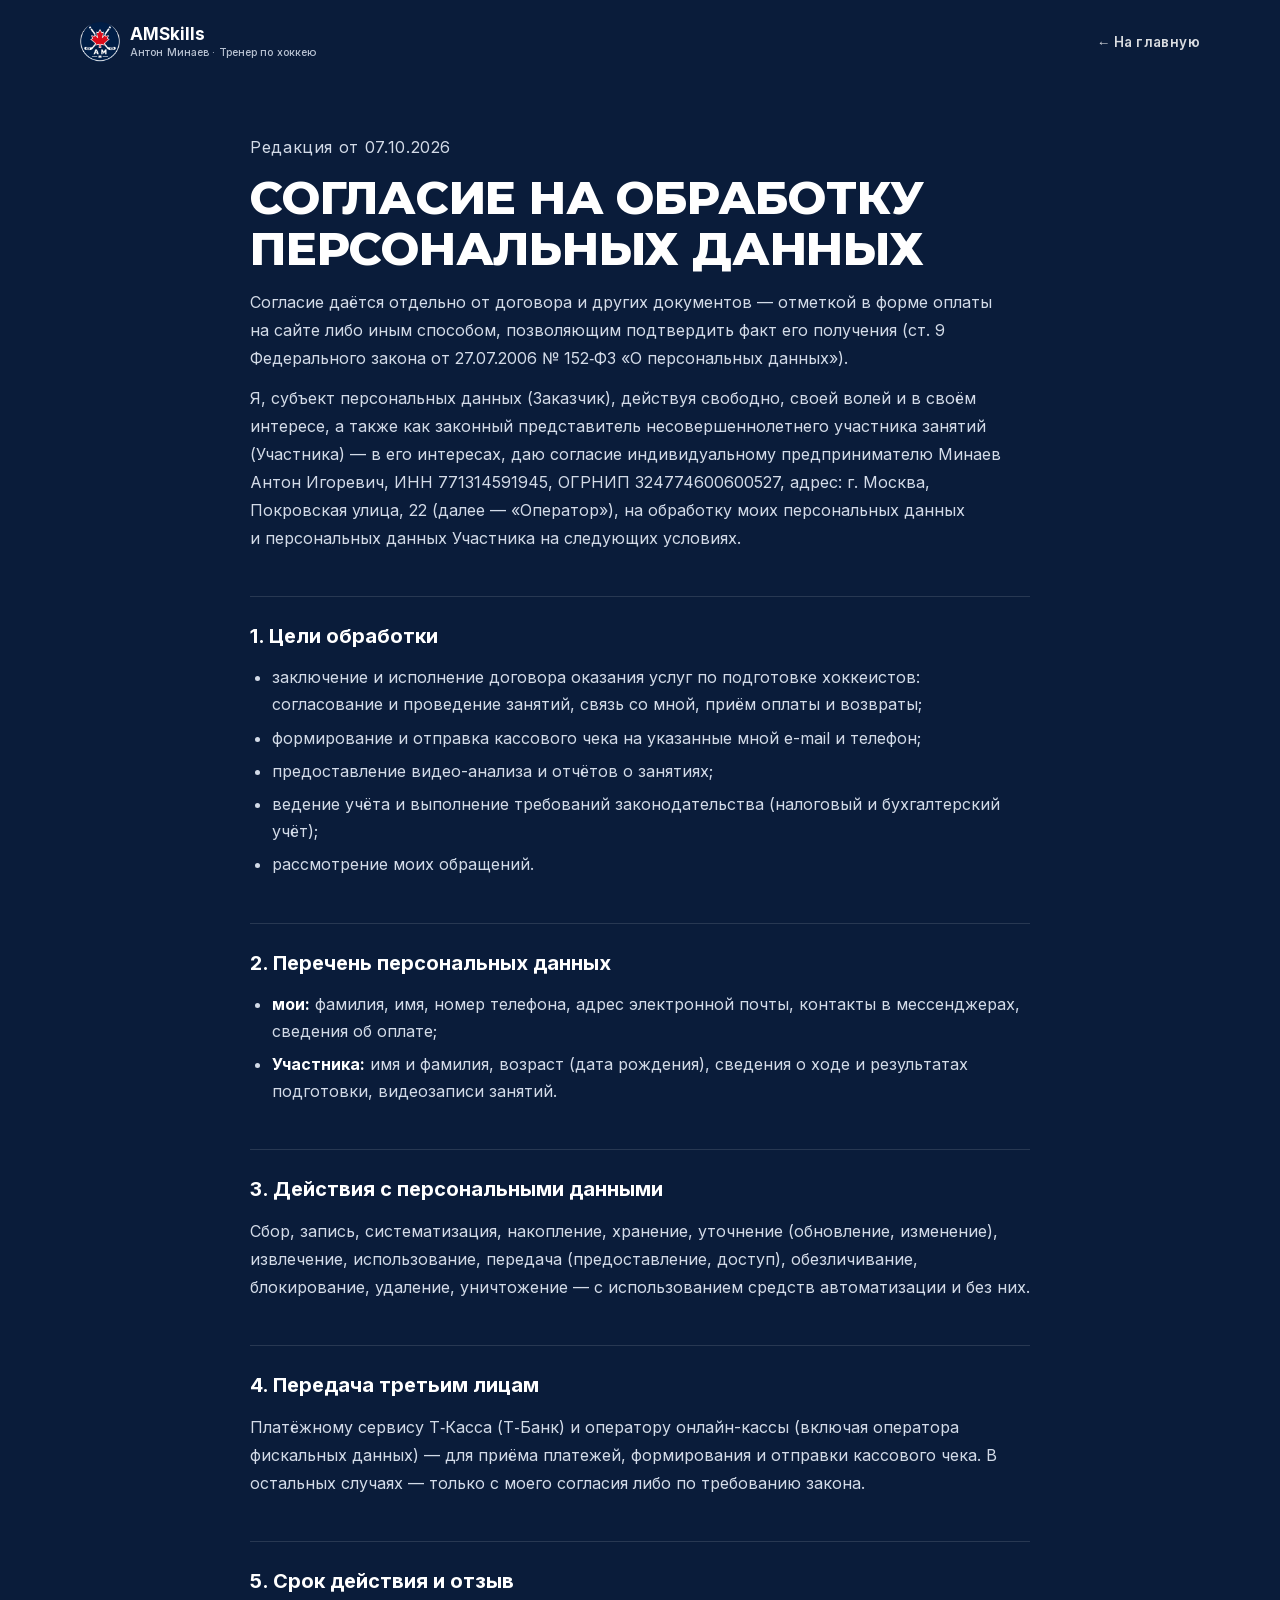
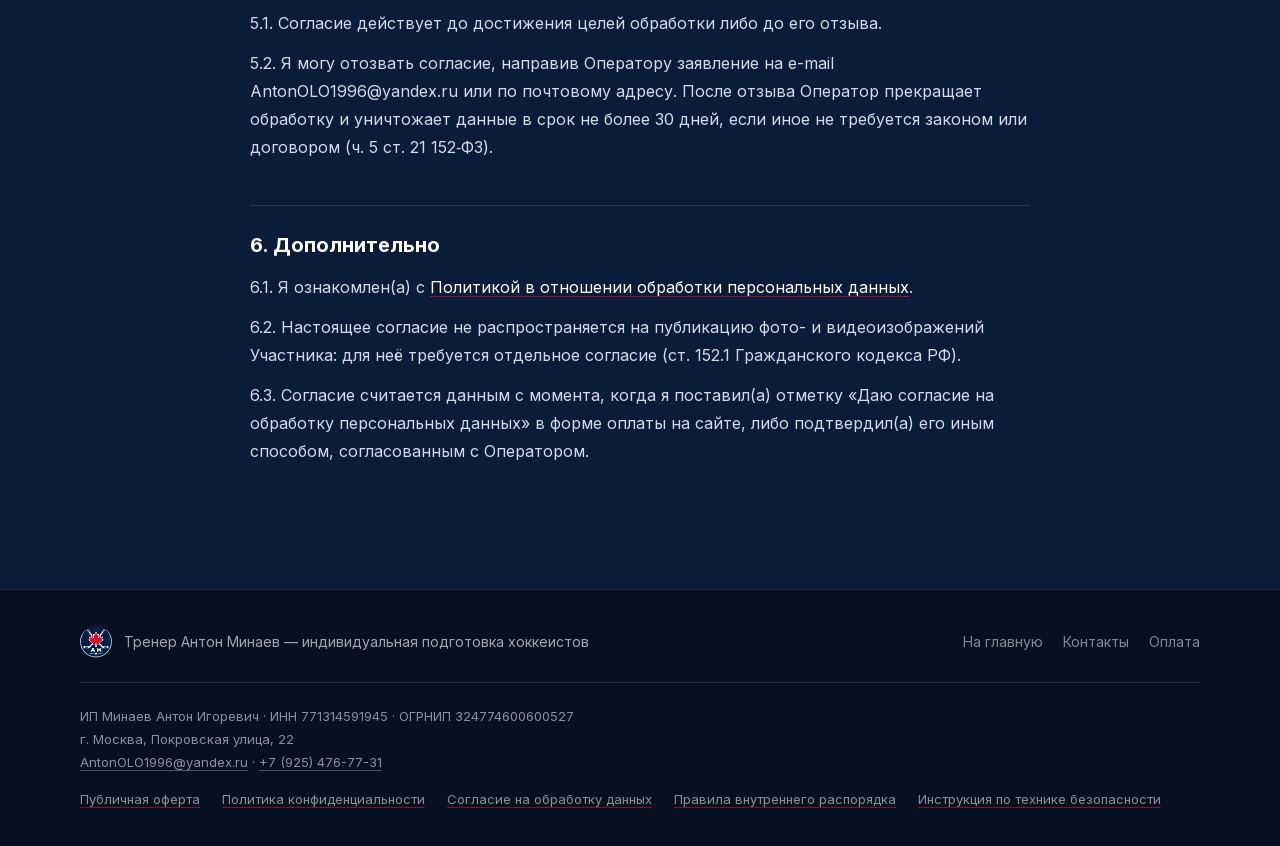
<file: consent.html>
<!DOCTYPE html>
<html lang="ru">
<head>
<meta charset="UTF-8">
<meta name="viewport" content="width=device-width, initial-scale=1.0">
<title>Согласие на обработку персональных данных — Антон Минаев | AMSkills</title>
<meta name="description" content="Согласие на обработку персональных данных — Антон Минаев, AMSkills.">
<link rel="stylesheet" href="css/styles.css?v=34">
</head>
<body>

<header class="site-header legal-header">
  <div class="container header-inner">
    <a class="logo" href="./">
      <img class="logo-mark" src="img/logo-am.webp" alt="AMSkills" width="40" height="40">
      <span class="logo-text-group">
        <span class="logo-text">AMSkills</span>
        <span class="logo-tagline">Антон Минаев · Тренер по&nbsp;хоккею</span>
      </span>
    </a>
    <div class="header-actions">
      <a class="legal-back" href="./">← На&nbsp;главную</a>
    </div>
  </div>
</header>

<main class="legal">
  <div class="container legal-container">
    <p class="legal-meta">Редакция от 07.10.2026</p>
    <h1>Согласие на&nbsp;обработку персональных данных</h1>
    <p class="legal-lead">Согласие даётся отдельно от&nbsp;договора и&nbsp;других документов — отметкой в&nbsp;форме оплаты на&nbsp;сайте либо иным способом, позволяющим подтвердить факт его получения (ст.&nbsp;9 Федерального закона от 27.07.2006 №&nbsp;152‑ФЗ «О персональных данных»).</p>

    <p>Я, субъект персональных данных (Заказчик), действуя свободно, своей волей и&nbsp;в&nbsp;своём интересе, а&nbsp;также как законный представитель несовершеннолетнего участника занятий (Участника) — в&nbsp;его интересах, даю согласие индивидуальному предпринимателю Минаев Антон Игоревич, ИНН&nbsp;771314591945, ОГРНИП&nbsp;324774600600527, адрес: г. Москва, Покровская улица, 22 (далее — «Оператор»), на&nbsp;обработку моих персональных данных и&nbsp;персональных данных Участника на&nbsp;следующих условиях.</p>

    <h2 id="s1">1. Цели обработки</h2>
    <ul>
      <li>заключение и исполнение договора оказания услуг по подготовке хоккеистов: согласование и проведение занятий, связь со мной, приём оплаты и возвраты;</li>
      <li>формирование и отправка кассового чека на указанные мной e-mail и телефон;</li>
      <li>предоставление видео-анализа и отчётов о занятиях;</li>
      <li>ведение учёта и выполнение требований законодательства (налоговый и бухгалтерский учёт);</li>
      <li>рассмотрение моих обращений.</li>
    </ul>

    <h2 id="s2">2. Перечень персональных данных</h2>
    <ul>
      <li><b>мои:</b> фамилия, имя, номер телефона, адрес электронной почты, контакты в мессенджерах, сведения об оплате;</li>
      <li><b>Участника:</b> имя и фамилия, возраст (дата рождения), сведения о ходе и результатах подготовки, видеозаписи занятий.</li>
    </ul>

    <h2 id="s3">3. Действия с персональными данными</h2>
    <p>Сбор, запись, систематизация, накопление, хранение, уточнение (обновление, изменение), извлечение, использование, передача (предоставление, доступ), обезличивание, блокирование, удаление, уничтожение — с использованием средств автоматизации и без них.</p>

    <h2 id="s4">4. Передача третьим лицам</h2>
    <p>Платёжному сервису Т‑Касса (Т‑Банк) и оператору онлайн-кассы (включая оператора фискальных данных) — для приёма платежей, формирования и отправки кассового чека. В остальных случаях — только с моего согласия либо по требованию закона.</p>

    <h2 id="s5">5. Срок действия и отзыв</h2>
    <p>5.1. Согласие действует до достижения целей обработки либо до его отзыва.</p>
    <p>5.2. Я могу отозвать согласие, направив Оператору заявление на e-mail AntonOLO1996@yandex.ru или по почтовому адресу. После отзыва Оператор прекращает обработку и уничтожает данные в срок не более 30&nbsp;дней, если иное не требуется законом или договором (ч.&nbsp;5 ст.&nbsp;21 152‑ФЗ).</p>

    <h2 id="s6">6. Дополнительно</h2>
    <p>6.1. Я ознакомлен(а) с <a href="privacy.html">Политикой в отношении обработки персональных данных</a>.</p>
    <p>6.2. Настоящее согласие не распространяется на публикацию фото- и видеоизображений Участника: для неё требуется отдельное согласие (ст.&nbsp;152.1 Гражданского кодекса РФ).</p>
    <p>6.3. Согласие считается данным с момента, когда я поставил(а) отметку «Даю согласие на обработку персональных данных» в форме оплаты на сайте, либо подтвердил(а) его иным способом, согласованным с Оператором.</p>

  </div>
</main>

<footer class="site-footer">
  <div class="container footer-inner">
    <div class="footer-brand">
      <img class="footer-logo" src="img/logo-am.webp" alt="AMSkills" width="32" height="32">
      <span>Тренер Антон Минаев — индивидуальная подготовка хоккеистов</span>
    </div>
    <div class="footer-links">
      <a href="./">На&nbsp;главную</a>
      <a href="./#contacts">Контакты</a>
      <a href="./#payment">Оплата</a>
    </div>
  </div>
  <div class="container">
    <div class="footer-legal">
      <p class="footer-requisites">
        ИП Минаев Антон Игоревич · ИНН&nbsp;771314591945 · ОГРНИП&nbsp;324774600600527<br>
        г. Москва, Покровская улица, 22<br>
        <a href="mailto:AntonOLO1996@yandex.ru">AntonOLO1996@yandex.ru</a> · <a href="tel:+79254767731">+7 (925) 476-77-31</a>
      </p>
      <nav class="footer-docs" aria-label="Документы">
        <a href="offer.html">Публичная оферта</a>
        <a href="privacy.html">Политика конфиденциальности</a>
        <a href="consent.html">Согласие на обработку данных</a>
        <a href="rules.html">Правила внутреннего распорядка</a>
        <a href="safety.html">Инструкция по технике безопасности</a>
      </nav>
    </div>
  </div>
</footer>

<script src="js/main.js?v=3"></script>
</body>
</html>
</file>
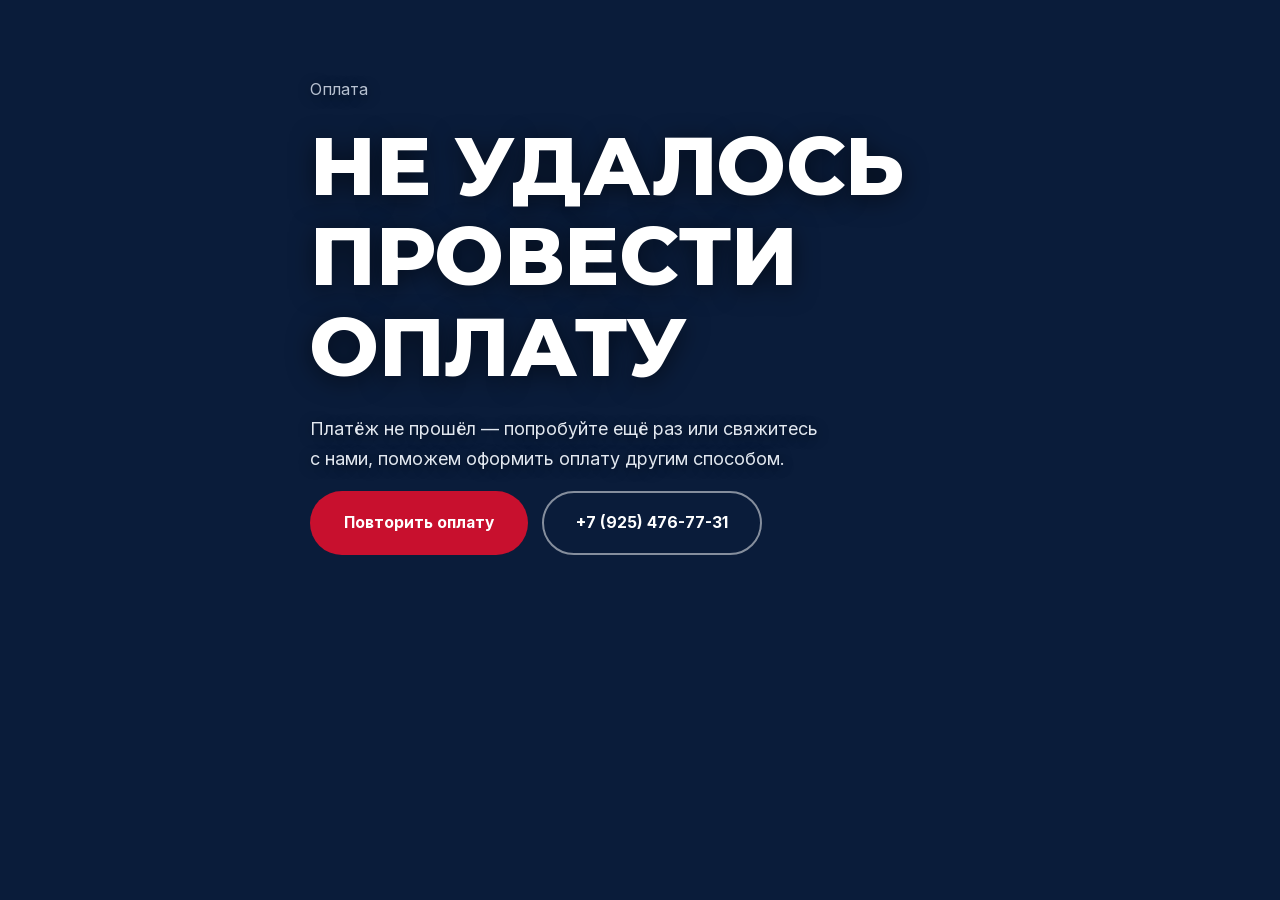
<file: fail.html>
<!DOCTYPE html>
<html lang="ru">
<head>
<meta charset="UTF-8">
<meta name="viewport" content="width=device-width, initial-scale=1.0">
<meta name="robots" content="noindex">
<title>Оплата не прошла — AMSkills</title>
<link rel="stylesheet" href="css/styles.css">
</head>
<body>
  <section class="hero" style="min-height: 60vh; display:flex; align-items:center;">
    <div class="container hero-inner">
      <p class="eyebrow">Оплата</p>
      <h1>Не удалось провести оплату</h1>
      <p class="hero-lead">Платёж не прошёл — попробуйте ещё раз или свяжитесь с нами, поможем оформить оплату другим способом.</p>
      <div class="hero-actions">
        <a class="btn btn-primary btn-lg" href="/#payment">Повторить оплату</a>
        <a class="btn btn-ghost btn-lg" href="tel:+79254767731">+7 (925) 476-77-31</a>
      </div>
    </div>
  </section>
</body>
</html>
</file>
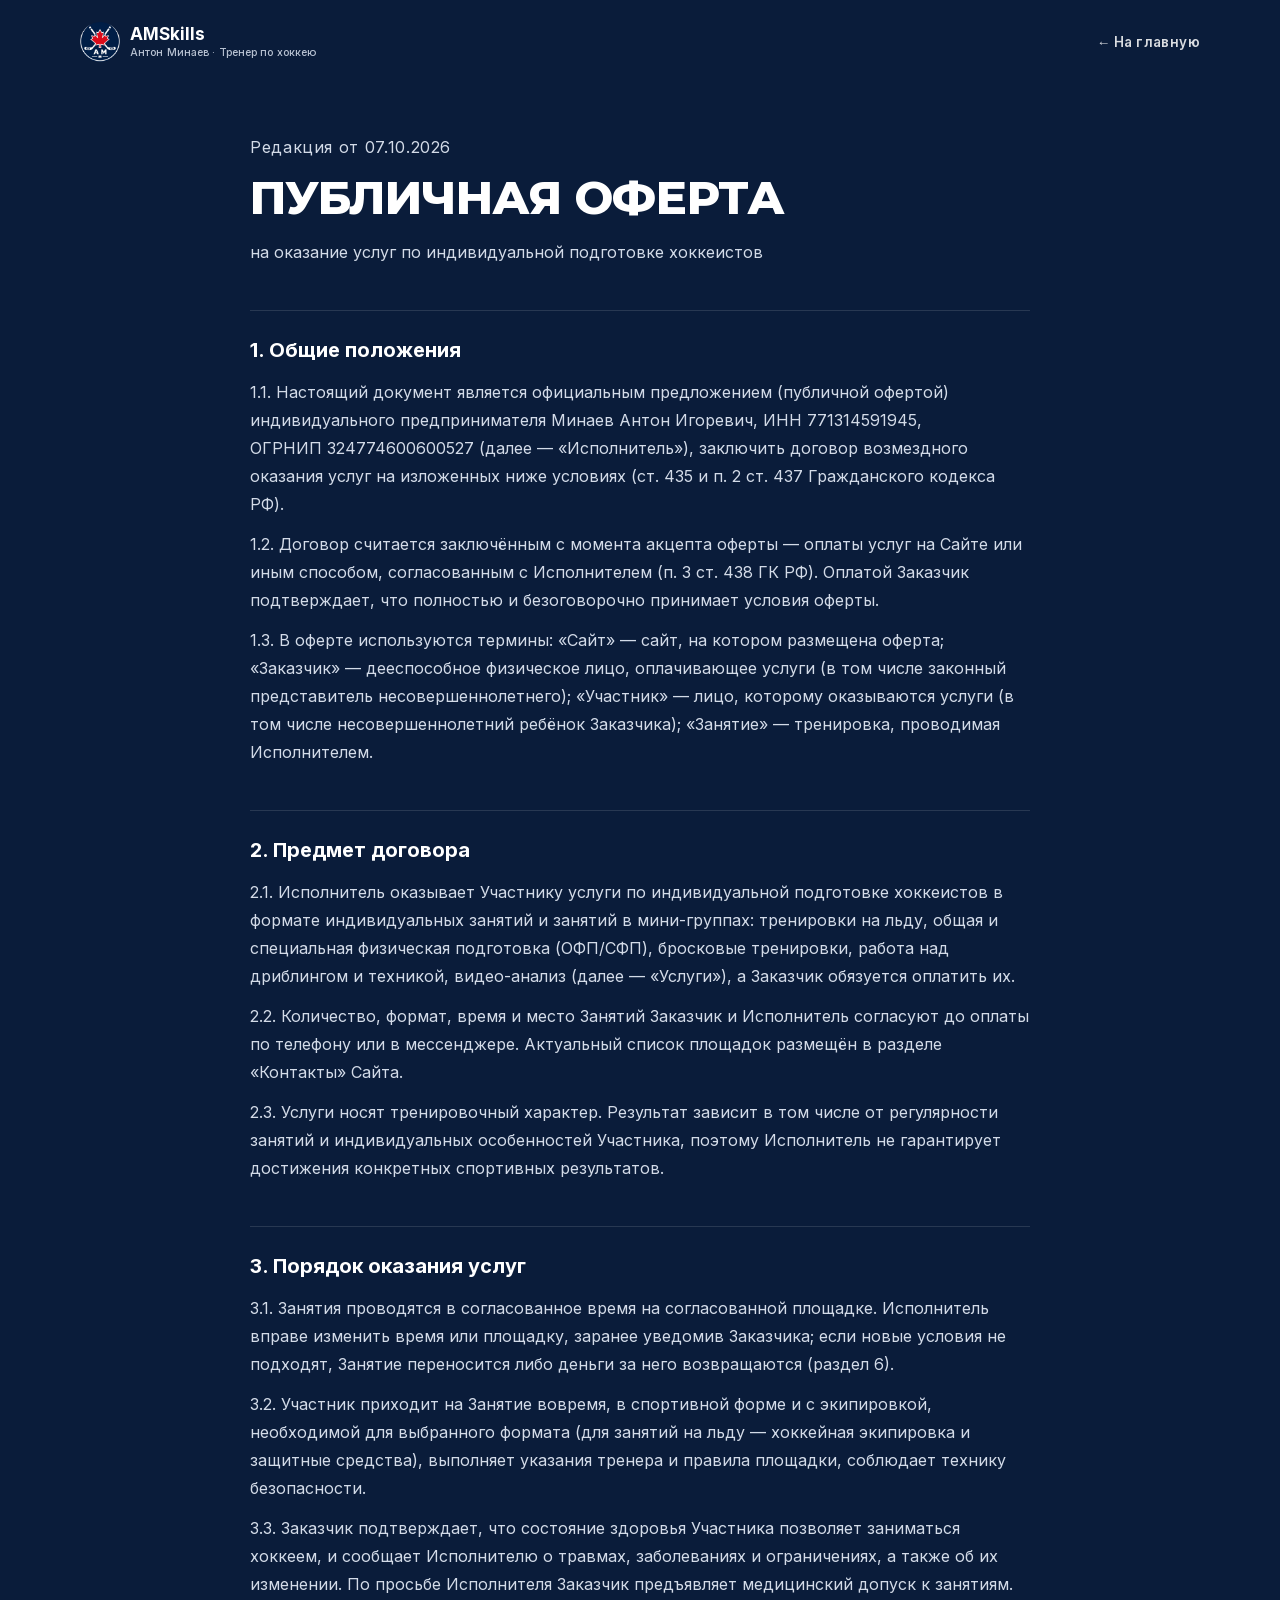
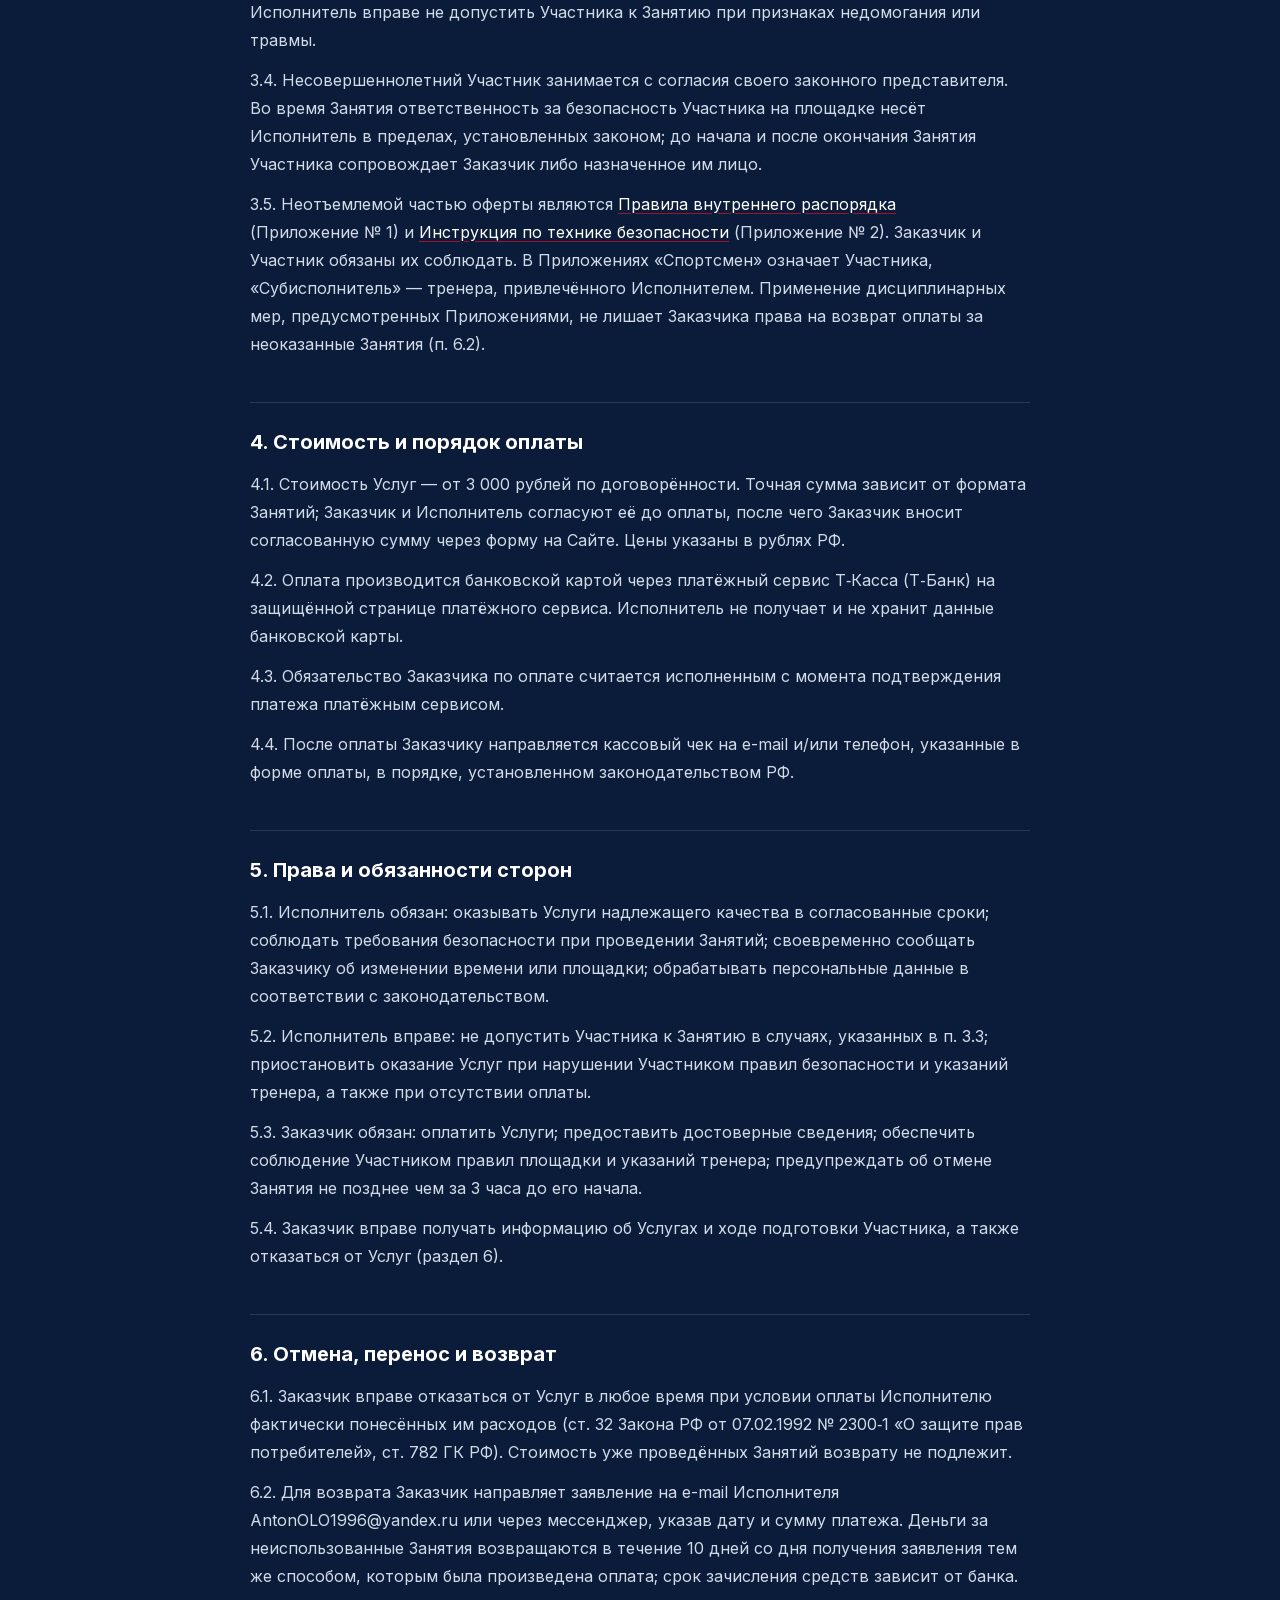
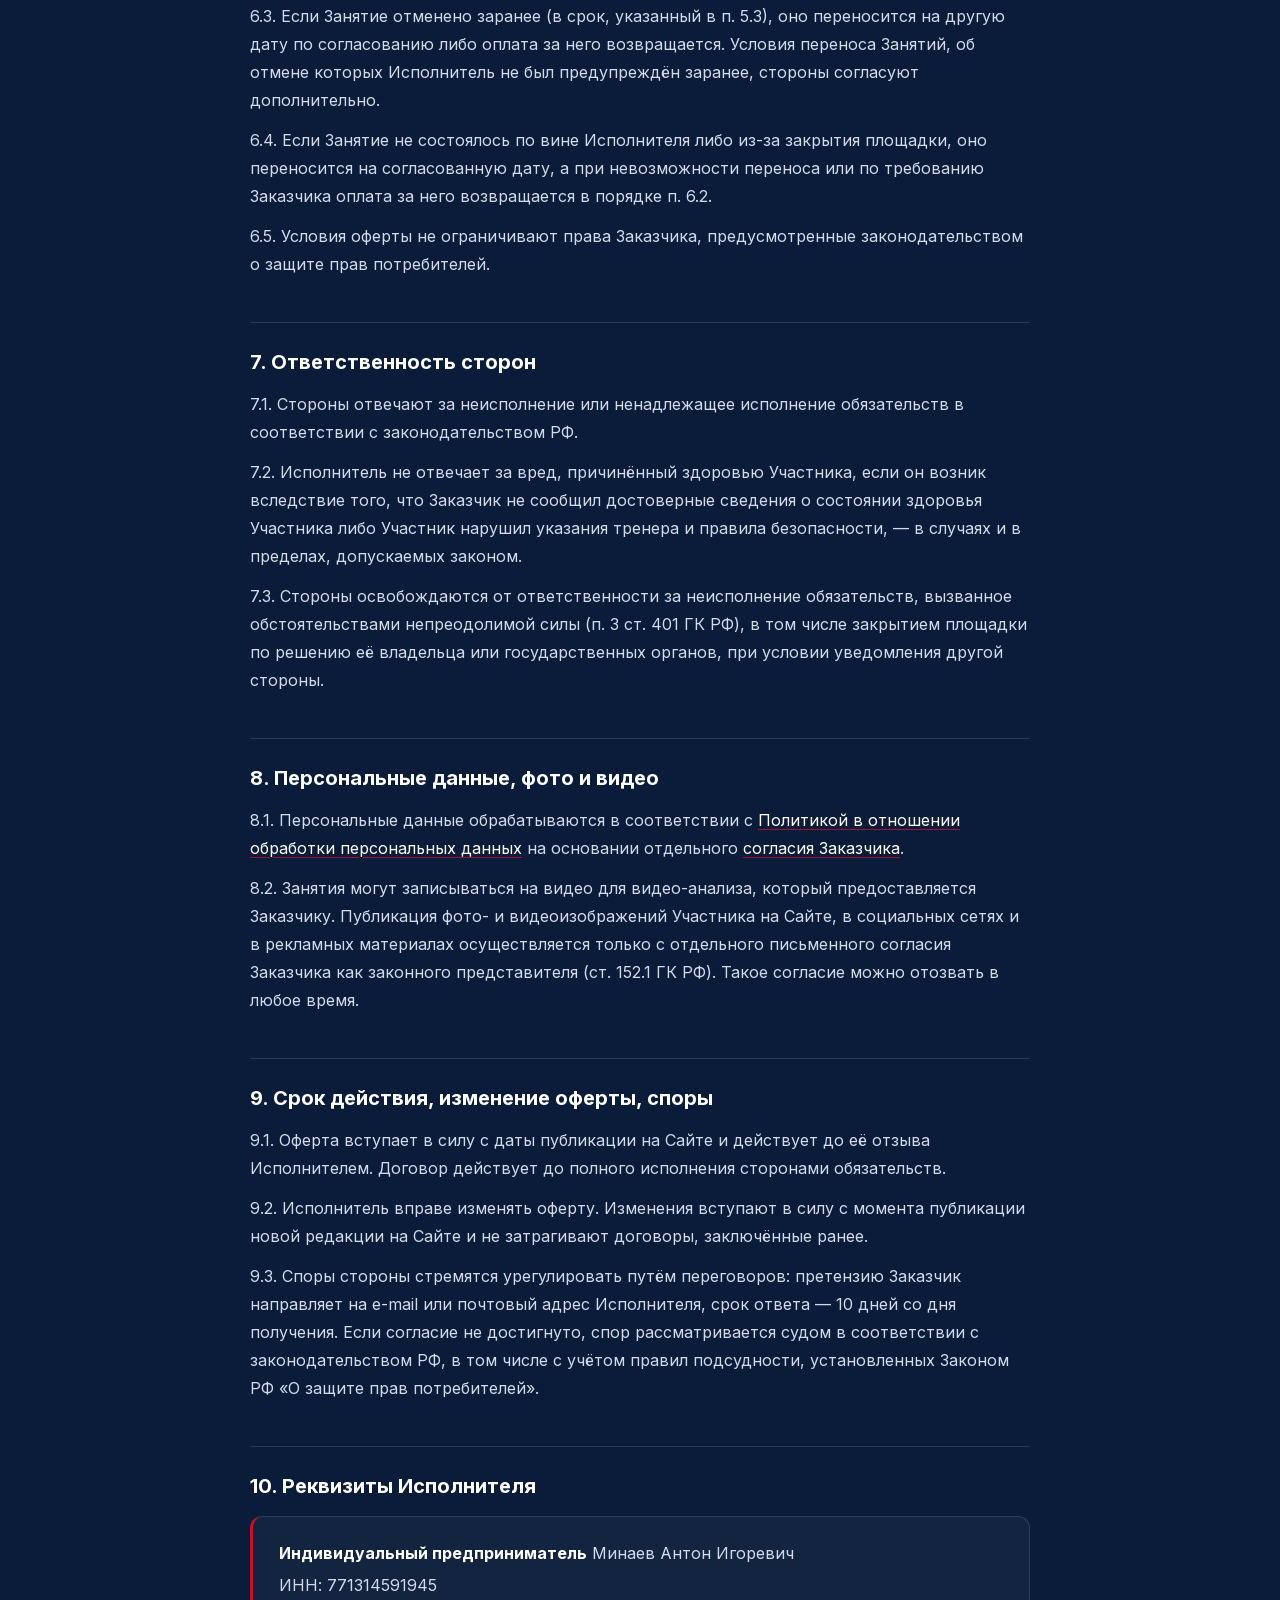
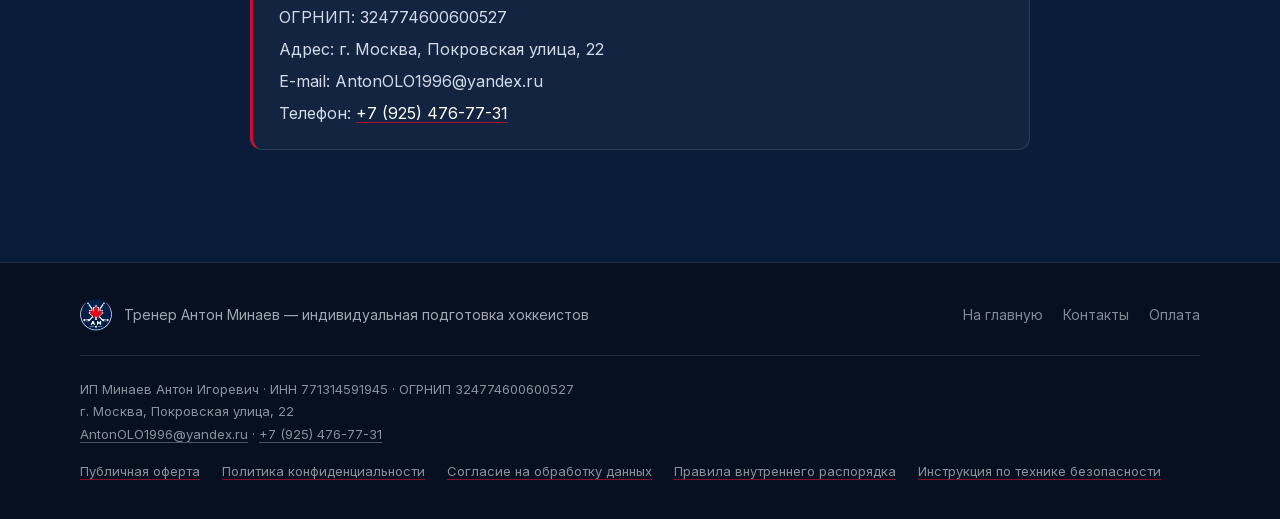
<file: offer.html>
<!DOCTYPE html>
<html lang="ru">
<head>
<meta charset="UTF-8">
<meta name="viewport" content="width=device-width, initial-scale=1.0">
<title>Публичная оферта — Антон Минаев | AMSkills</title>
<meta name="description" content="Публичная оферта на оказание услуг по индивидуальной подготовке хоккеистов — Антон Минаев, AMSkills.">
<link rel="stylesheet" href="css/styles.css?v=34">
</head>
<body>

<header class="site-header legal-header">
  <div class="container header-inner">
    <a class="logo" href="./">
      <img class="logo-mark" src="img/logo-am.webp" alt="AMSkills" width="40" height="40">
      <span class="logo-text-group">
        <span class="logo-text">AMSkills</span>
        <span class="logo-tagline">Антон Минаев · Тренер по&nbsp;хоккею</span>
      </span>
    </a>
    <div class="header-actions">
      <a class="legal-back" href="./">← На&nbsp;главную</a>
    </div>
  </div>
</header>

<main class="legal">
  <div class="container legal-container">
    <p class="legal-meta">Редакция от 07.10.2026</p>
    <h1>Публичная оферта</h1>
    <p class="legal-lead">на оказание услуг по индивидуальной подготовке хоккеистов</p>

    <h2 id="s1">1. Общие положения</h2>
    <p>1.1. Настоящий документ является официальным предложением (публичной офертой) индивидуального предпринимателя Минаев Антон Игоревич, ИНН&nbsp;771314591945, ОГРНИП&nbsp;324774600600527 (далее — «Исполнитель»), заключить договор возмездного оказания услуг на изложенных ниже условиях (ст.&nbsp;435 и п.&nbsp;2 ст.&nbsp;437 Гражданского кодекса РФ).</p>
    <p>1.2. Договор считается заключённым с момента акцепта оферты — оплаты услуг на Сайте или иным способом, согласованным с Исполнителем (п.&nbsp;3 ст.&nbsp;438 ГК РФ). Оплатой Заказчик подтверждает, что полностью и&nbsp;безоговорочно принимает условия оферты.</p>
    <p>1.3. В оферте используются термины: «Сайт» — сайт, на котором размещена оферта; «Заказчик» — дееспособное физическое лицо, оплачивающее услуги (в том числе законный представитель несовершеннолетнего); «Участник» — лицо, которому оказываются услуги (в том числе несовершеннолетний ребёнок Заказчика); «Занятие» — тренировка, проводимая Исполнителем.</p>

    <h2 id="s2">2. Предмет договора</h2>
    <p>2.1. Исполнитель оказывает Участнику услуги по индивидуальной подготовке хоккеистов в формате индивидуальных занятий и занятий в мини-группах: тренировки на льду, общая и специальная физическая подготовка (ОФП/СФП), бросковые тренировки, работа над дриблингом и техникой, видео-анализ (далее — «Услуги»), а Заказчик обязуется оплатить их.</p>
    <p>2.2. Количество, формат, время и место Занятий Заказчик и Исполнитель согласуют до оплаты по телефону или в мессенджере. Актуальный список площадок размещён в разделе «Контакты» Сайта.</p>
    <p>2.3. Услуги носят тренировочный характер. Результат зависит в том числе от регулярности занятий и индивидуальных особенностей Участника, поэтому Исполнитель не гарантирует достижения конкретных спортивных результатов.</p>

    <h2 id="s3">3. Порядок оказания услуг</h2>
    <p>3.1. Занятия проводятся в согласованное время на согласованной площадке. Исполнитель вправе изменить время или площадку, заранее уведомив Заказчика; если новые условия не подходят, Занятие переносится либо деньги за него возвращаются (раздел&nbsp;6).</p>
    <p>3.2. Участник приходит на Занятие вовремя, в спортивной форме и с экипировкой, необходимой для выбранного формата (для занятий на льду — хоккейная экипировка и защитные средства), выполняет указания тренера и правила площадки, соблюдает технику безопасности.</p>
    <p>3.3. Заказчик подтверждает, что состояние здоровья Участника позволяет заниматься хоккеем, и сообщает Исполнителю о травмах, заболеваниях и ограничениях, а также об их изменении. По просьбе Исполнителя Заказчик предъявляет медицинский допуск к занятиям. Исполнитель вправе не допустить Участника к Занятию при признаках недомогания или травмы.</p>
    <p>3.4. Несовершеннолетний Участник занимается с согласия своего законного представителя. Во время Занятия ответственность за безопасность Участника на площадке несёт Исполнитель в пределах, установленных законом; до начала и после окончания Занятия Участника сопровождает Заказчик либо назначенное им лицо.</p>
    <p>3.5. Неотъемлемой частью оферты являются <a href="rules.html">Правила внутреннего распорядка</a> (Приложение&nbsp;№&nbsp;1) и <a href="safety.html">Инструкция по технике безопасности</a> (Приложение&nbsp;№&nbsp;2). Заказчик и Участник обязаны их соблюдать. В Приложениях «Спортсмен» означает Участника, «Субисполнитель» — тренера, привлечённого Исполнителем. Применение дисциплинарных мер, предусмотренных Приложениями, не лишает Заказчика права на возврат оплаты за неоказанные Занятия (п.&nbsp;6.2).</p>

    <h2 id="s4">4. Стоимость и порядок оплаты</h2>
    <p>4.1. Стоимость Услуг — от 3&nbsp;000 рублей по договорённости. Точная сумма зависит от формата Занятий; Заказчик и Исполнитель согласуют её до оплаты, после чего Заказчик вносит согласованную сумму через форму на Сайте. Цены указаны в рублях РФ.</p>
    <p>4.2. Оплата производится банковской картой через платёжный сервис Т‑Касса (Т‑Банк) на защищённой странице платёжного сервиса. Исполнитель не получает и не хранит данные банковской карты.</p>
    <p>4.3. Обязательство Заказчика по оплате считается исполненным с момента подтверждения платежа платёжным сервисом.</p>
    <p>4.4. После оплаты Заказчику направляется кассовый чек на e-mail и/или телефон, указанные в форме оплаты, в порядке, установленном законодательством РФ.</p>

    <h2 id="s5">5. Права и обязанности сторон</h2>
    <p>5.1. Исполнитель обязан: оказывать Услуги надлежащего качества в согласованные сроки; соблюдать требования безопасности при проведении Занятий; своевременно сообщать Заказчику об изменении времени или площадки; обрабатывать персональные данные в соответствии с законодательством.</p>
    <p>5.2. Исполнитель вправе: не допустить Участника к Занятию в случаях, указанных в п.&nbsp;3.3; приостановить оказание Услуг при нарушении Участником правил безопасности и указаний тренера, а также при отсутствии оплаты.</p>
    <p>5.3. Заказчик обязан: оплатить Услуги; предоставить достоверные сведения; обеспечить соблюдение Участником правил площадки и указаний тренера; предупреждать об отмене Занятия не позднее чем за 3 часа до его начала.</p>
    <p>5.4. Заказчик вправе получать информацию об Услугах и ходе подготовки Участника, а также отказаться от Услуг (раздел&nbsp;6).</p>

    <h2 id="s6">6. Отмена, перенос и возврат</h2>
    <p>6.1. Заказчик вправе отказаться от Услуг в любое время при условии оплаты Исполнителю фактически понесённых им расходов (ст.&nbsp;32 Закона РФ от 07.02.1992 №&nbsp;2300‑1 «О защите прав потребителей», ст.&nbsp;782 ГК РФ). Стоимость уже проведённых Занятий возврату не подлежит.</p>
    <p>6.2. Для возврата Заказчик направляет заявление на e-mail Исполнителя AntonOLO1996@yandex.ru или через мессенджер, указав дату и сумму платежа. Деньги за неиспользованные Занятия возвращаются в течение 10&nbsp;дней со дня получения заявления тем же способом, которым была произведена оплата; срок зачисления средств зависит от банка.</p>
    <p>6.3. Если Занятие отменено заранее (в срок, указанный в п.&nbsp;5.3), оно переносится на другую дату по согласованию либо оплата за него возвращается. Условия переноса Занятий, об отмене которых Исполнитель не был предупреждён заранее, стороны согласуют дополнительно.</p>
    <p>6.4. Если Занятие не состоялось по вине Исполнителя либо из-за закрытия площадки, оно переносится на согласованную дату, а при невозможности переноса или по требованию Заказчика оплата за него возвращается в порядке п.&nbsp;6.2.</p>
    <p>6.5. Условия оферты не ограничивают права Заказчика, предусмотренные законодательством о защите прав потребителей.</p>

    <h2 id="s7">7. Ответственность сторон</h2>
    <p>7.1. Стороны отвечают за неисполнение или ненадлежащее исполнение обязательств в соответствии с законодательством РФ.</p>
    <p>7.2. Исполнитель не отвечает за вред, причинённый здоровью Участника, если он возник вследствие того, что Заказчик не сообщил достоверные сведения о состоянии здоровья Участника либо Участник нарушил указания тренера и правила безопасности, — в случаях и в пределах, допускаемых законом.</p>
    <p>7.3. Стороны освобождаются от ответственности за неисполнение обязательств, вызванное обстоятельствами непреодолимой силы (п.&nbsp;3 ст.&nbsp;401 ГК РФ), в том числе закрытием площадки по решению её владельца или государственных органов, при условии уведомления другой стороны.</p>

    <h2 id="s8">8. Персональные данные, фото и видео</h2>
    <p>8.1. Персональные данные обрабатываются в соответствии с <a href="privacy.html">Политикой в отношении обработки персональных данных</a> на основании отдельного <a href="consent.html">согласия Заказчика</a>.</p>
    <p>8.2. Занятия могут записываться на видео для видео-анализа, который предоставляется Заказчику. Публикация фото- и видеоизображений Участника на Сайте, в социальных сетях и в рекламных материалах осуществляется только с отдельного письменного согласия Заказчика как законного представителя (ст.&nbsp;152.1 ГК РФ). Такое согласие можно отозвать в любое время.</p>

    <h2 id="s9">9. Срок действия, изменение оферты, споры</h2>
    <p>9.1. Оферта вступает в силу с даты публикации на Сайте и действует до её отзыва Исполнителем. Договор действует до полного исполнения сторонами обязательств.</p>
    <p>9.2. Исполнитель вправе изменять оферту. Изменения вступают в силу с момента публикации новой редакции на Сайте и не затрагивают договоры, заключённые ранее.</p>
    <p>9.3. Споры стороны стремятся урегулировать путём переговоров: претензию Заказчик направляет на e-mail или почтовый адрес Исполнителя, срок ответа — 10&nbsp;дней со дня получения. Если согласие не достигнуто, спор рассматривается судом в соответствии с законодательством РФ, в том числе с учётом правил подсудности, установленных Законом РФ «О защите прав потребителей».</p>

    <h2 id="s10">10. Реквизиты Исполнителя</h2>
    <div class="legal-requisites">
      <p><b>Индивидуальный предприниматель</b> Минаев Антон Игоревич</p>
      <p>ИНН: 771314591945</p>
      <p>ОГРНИП: 324774600600527</p>
      <p>Адрес: г. Москва, Покровская улица, 22</p>
      <p>E-mail: AntonOLO1996@yandex.ru</p>
      <p>Телефон: <a href="tel:+79254767731">+7 (925) 476-77-31</a></p>
    </div>

  </div>
</main>

<footer class="site-footer">
  <div class="container footer-inner">
    <div class="footer-brand">
      <img class="footer-logo" src="img/logo-am.webp" alt="AMSkills" width="32" height="32">
      <span>Тренер Антон Минаев — индивидуальная подготовка хоккеистов</span>
    </div>
    <div class="footer-links">
      <a href="./">На&nbsp;главную</a>
      <a href="./#contacts">Контакты</a>
      <a href="./#payment">Оплата</a>
    </div>
  </div>
  <div class="container">
    <div class="footer-legal">
      <p class="footer-requisites">
        ИП Минаев Антон Игоревич · ИНН&nbsp;771314591945 · ОГРНИП&nbsp;324774600600527<br>
        г. Москва, Покровская улица, 22<br>
        <a href="mailto:AntonOLO1996@yandex.ru">AntonOLO1996@yandex.ru</a> · <a href="tel:+79254767731">+7 (925) 476-77-31</a>
      </p>
      <nav class="footer-docs" aria-label="Документы">
        <a href="offer.html">Публичная оферта</a>
        <a href="privacy.html">Политика конфиденциальности</a>
        <a href="consent.html">Согласие на обработку данных</a>
        <a href="rules.html">Правила внутреннего распорядка</a>
        <a href="safety.html">Инструкция по технике безопасности</a>
      </nav>
    </div>
  </div>
</footer>

<script src="js/main.js?v=3"></script>
</body>
</html>
</file>
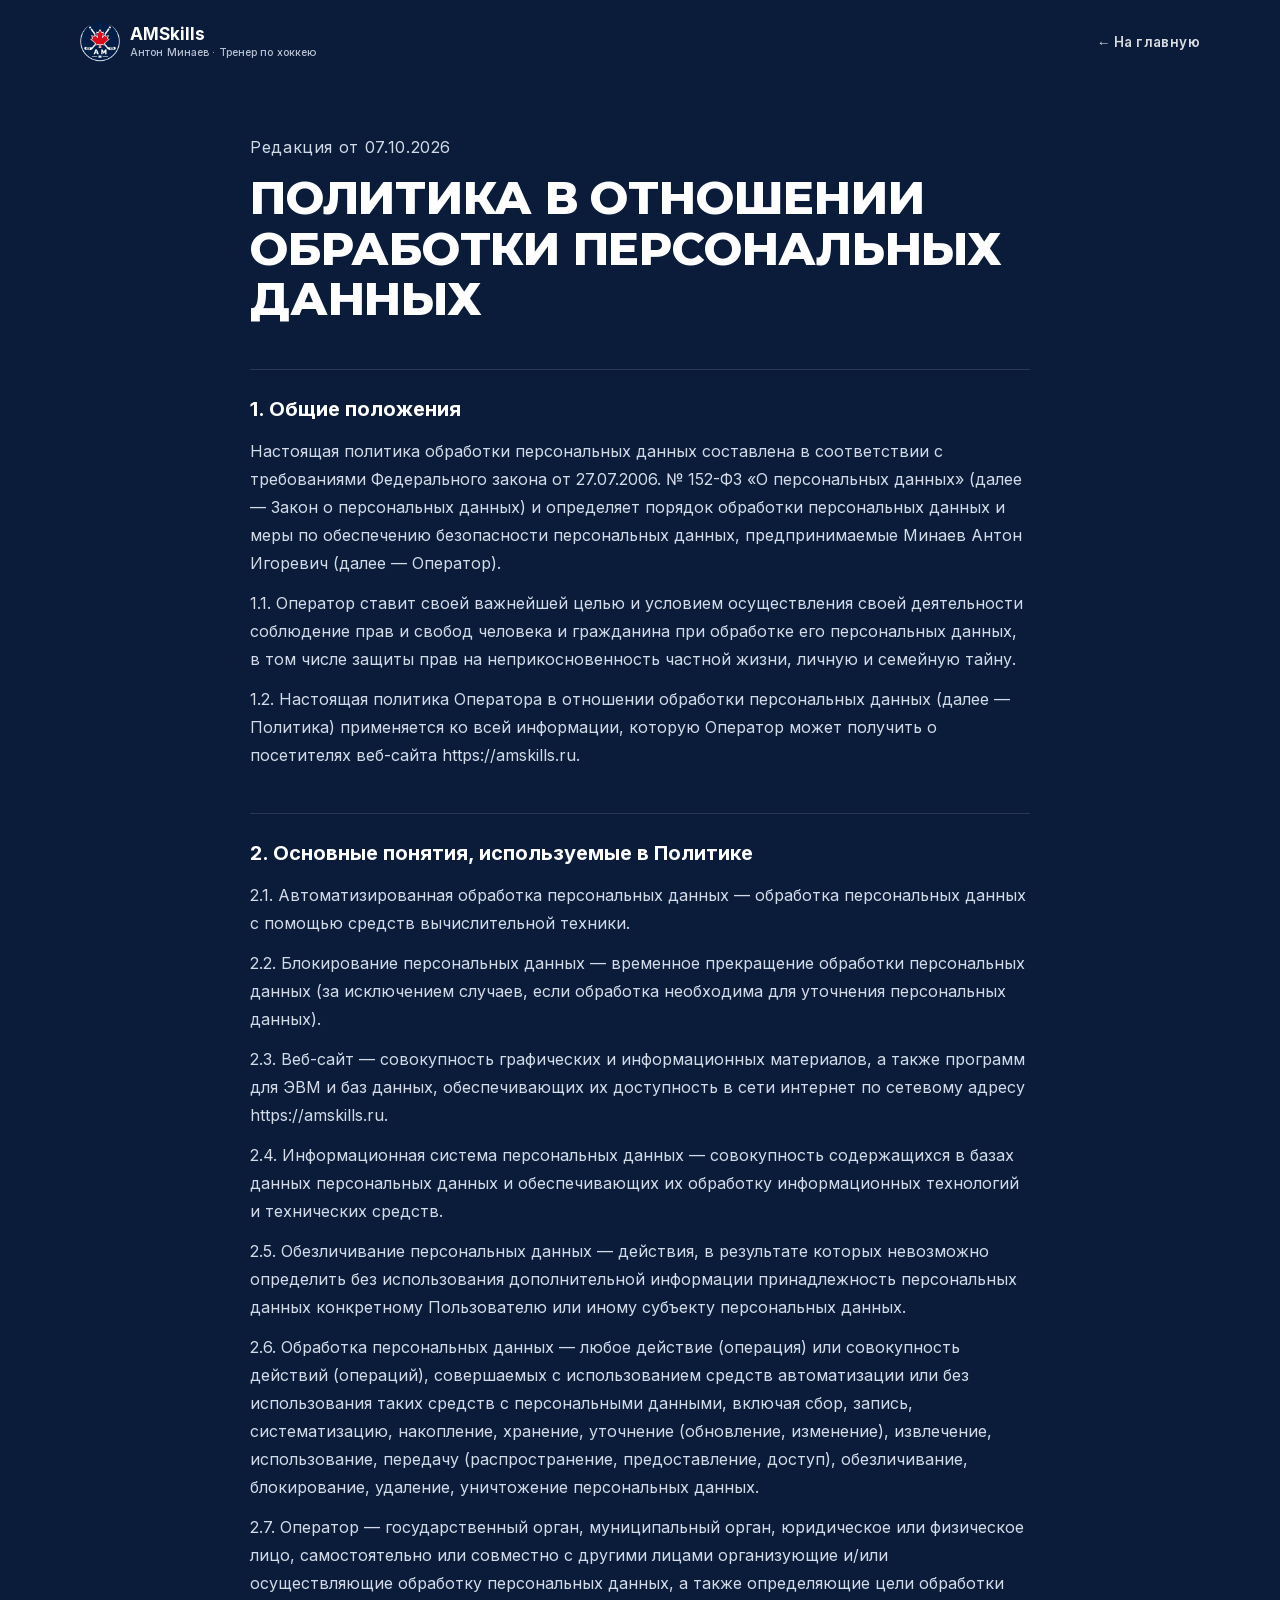
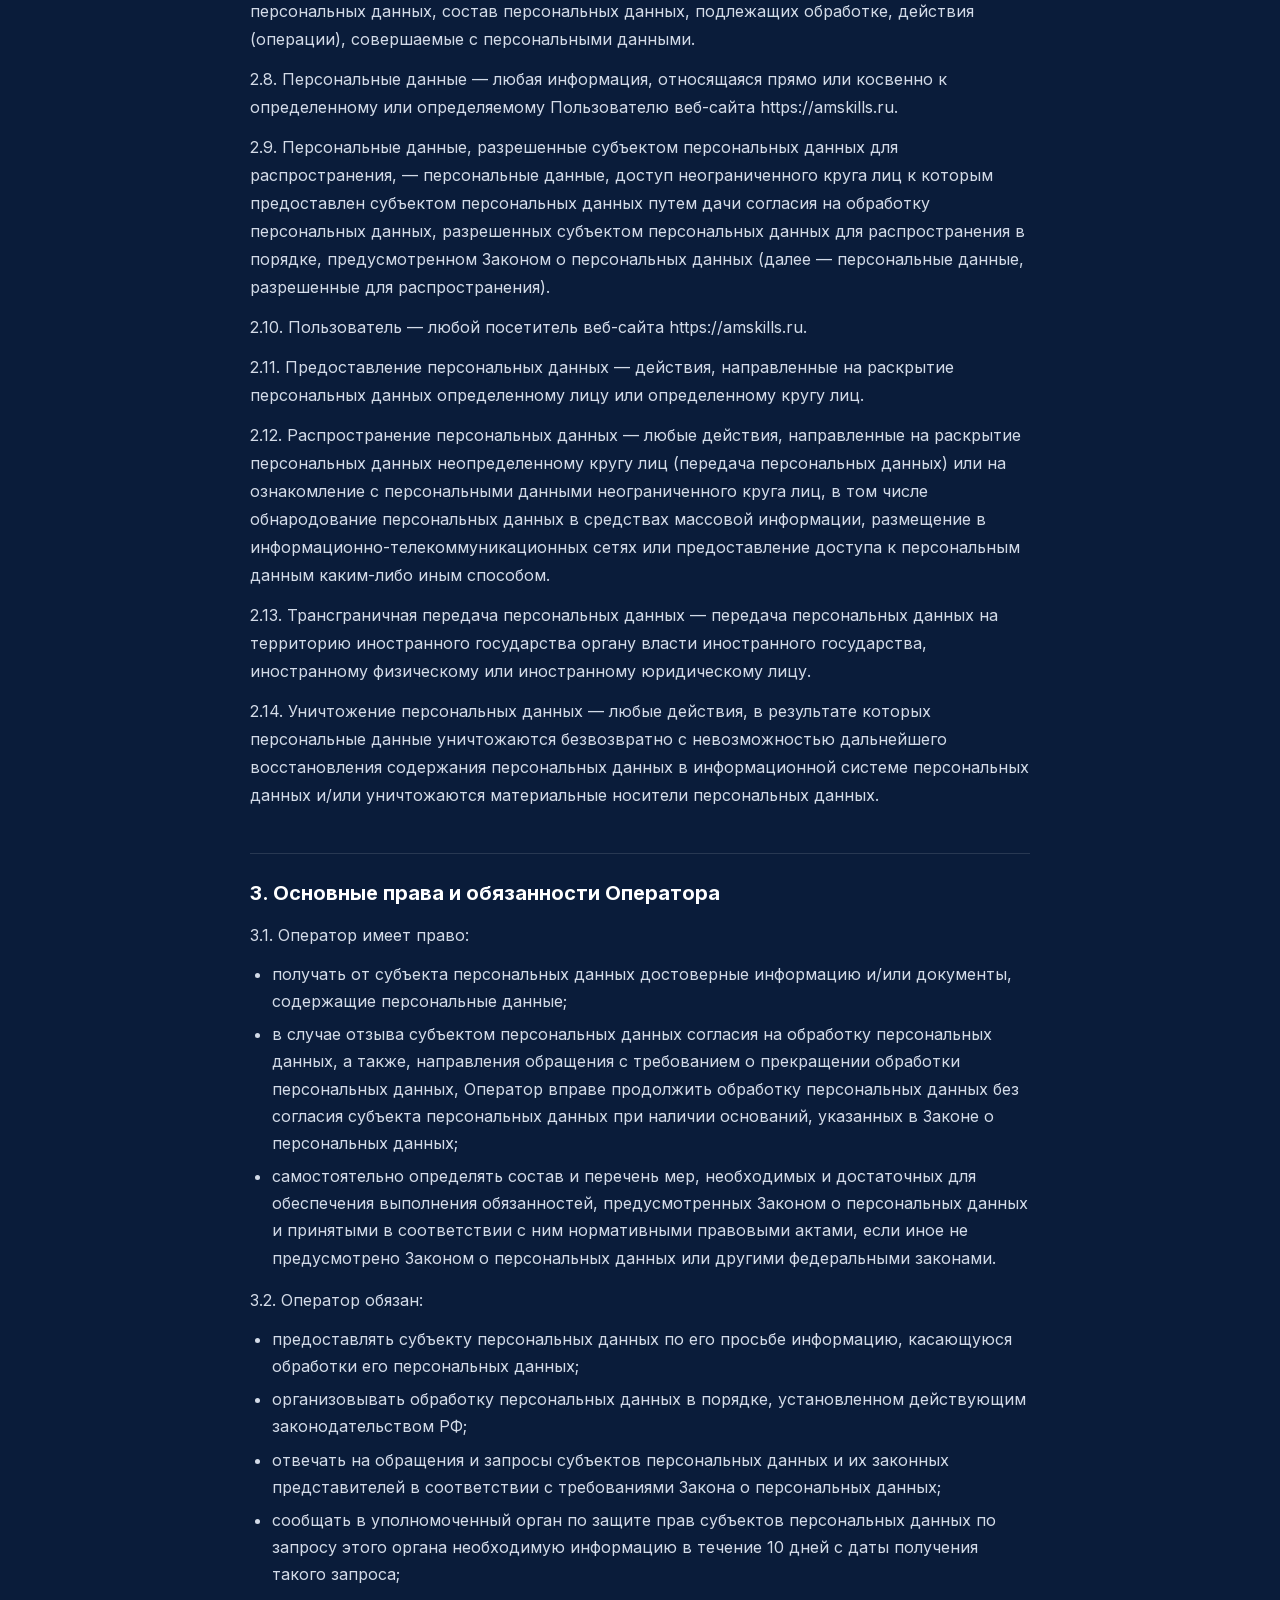
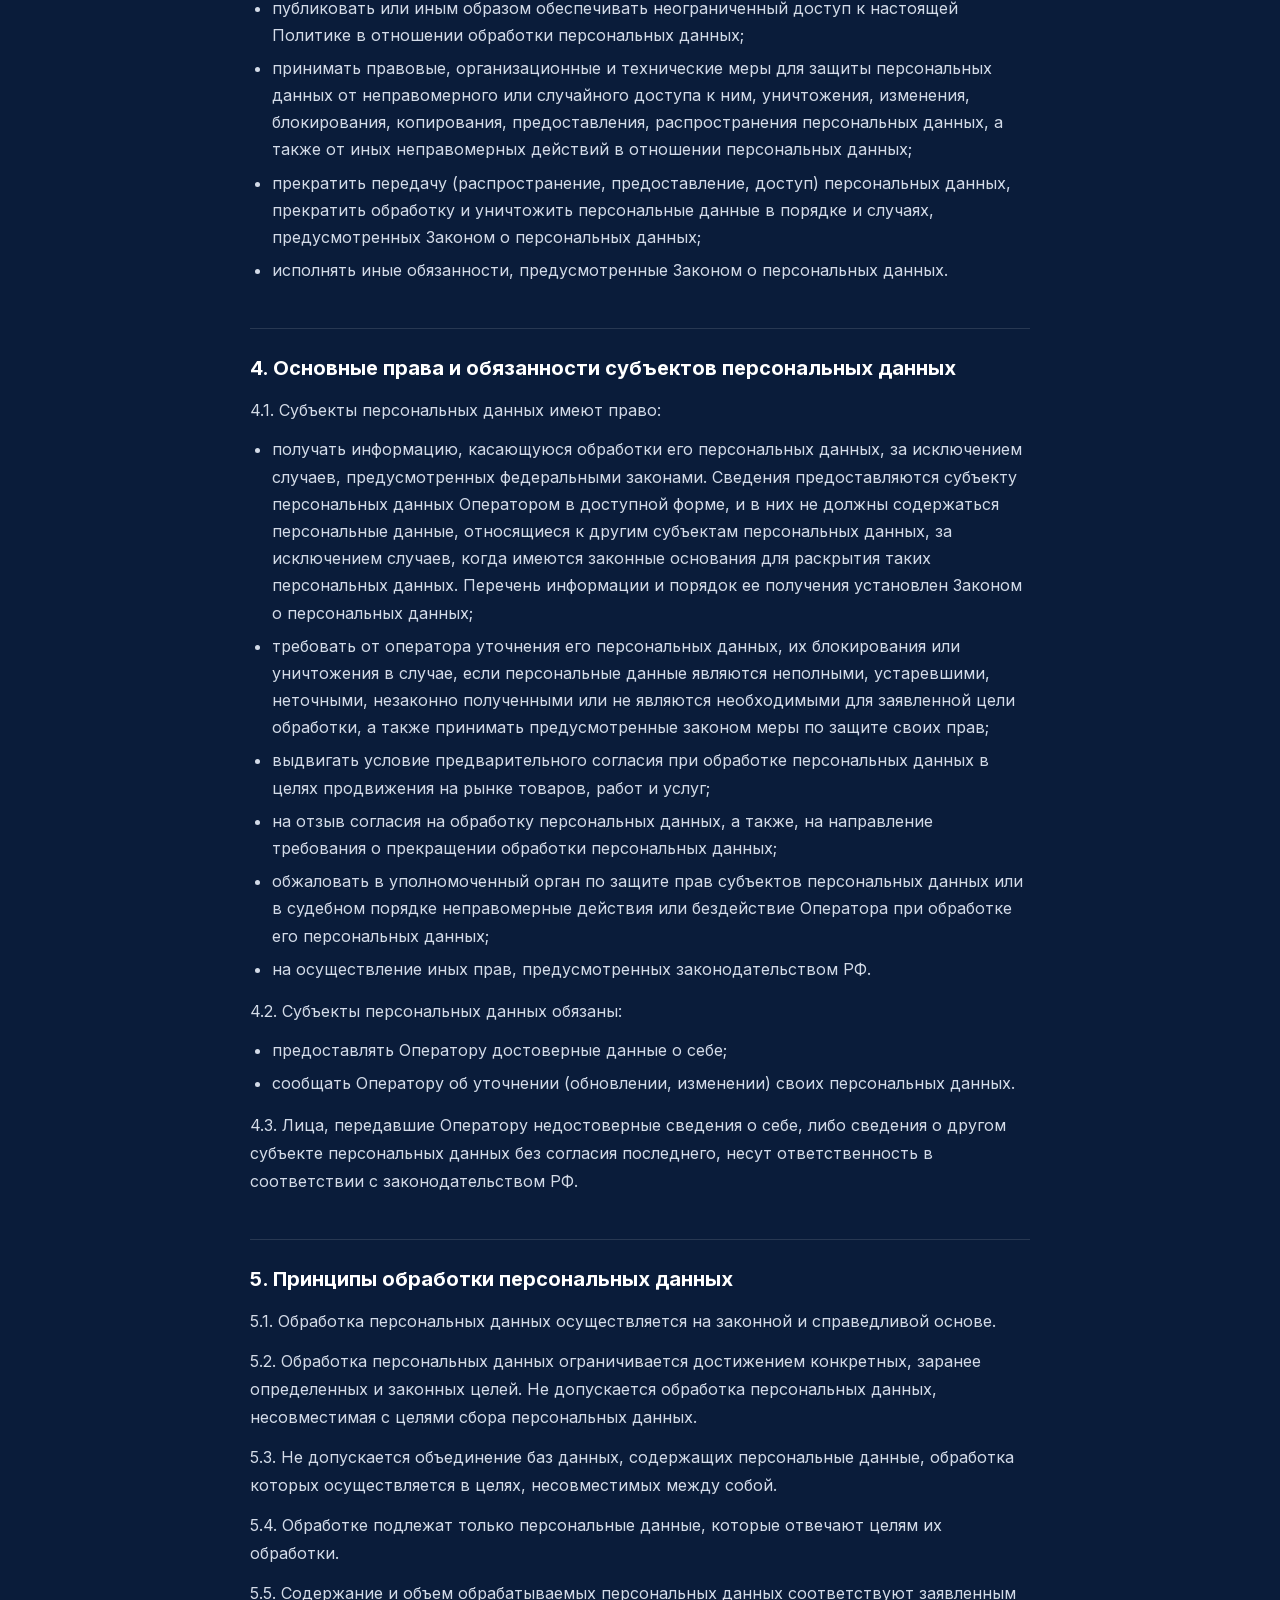
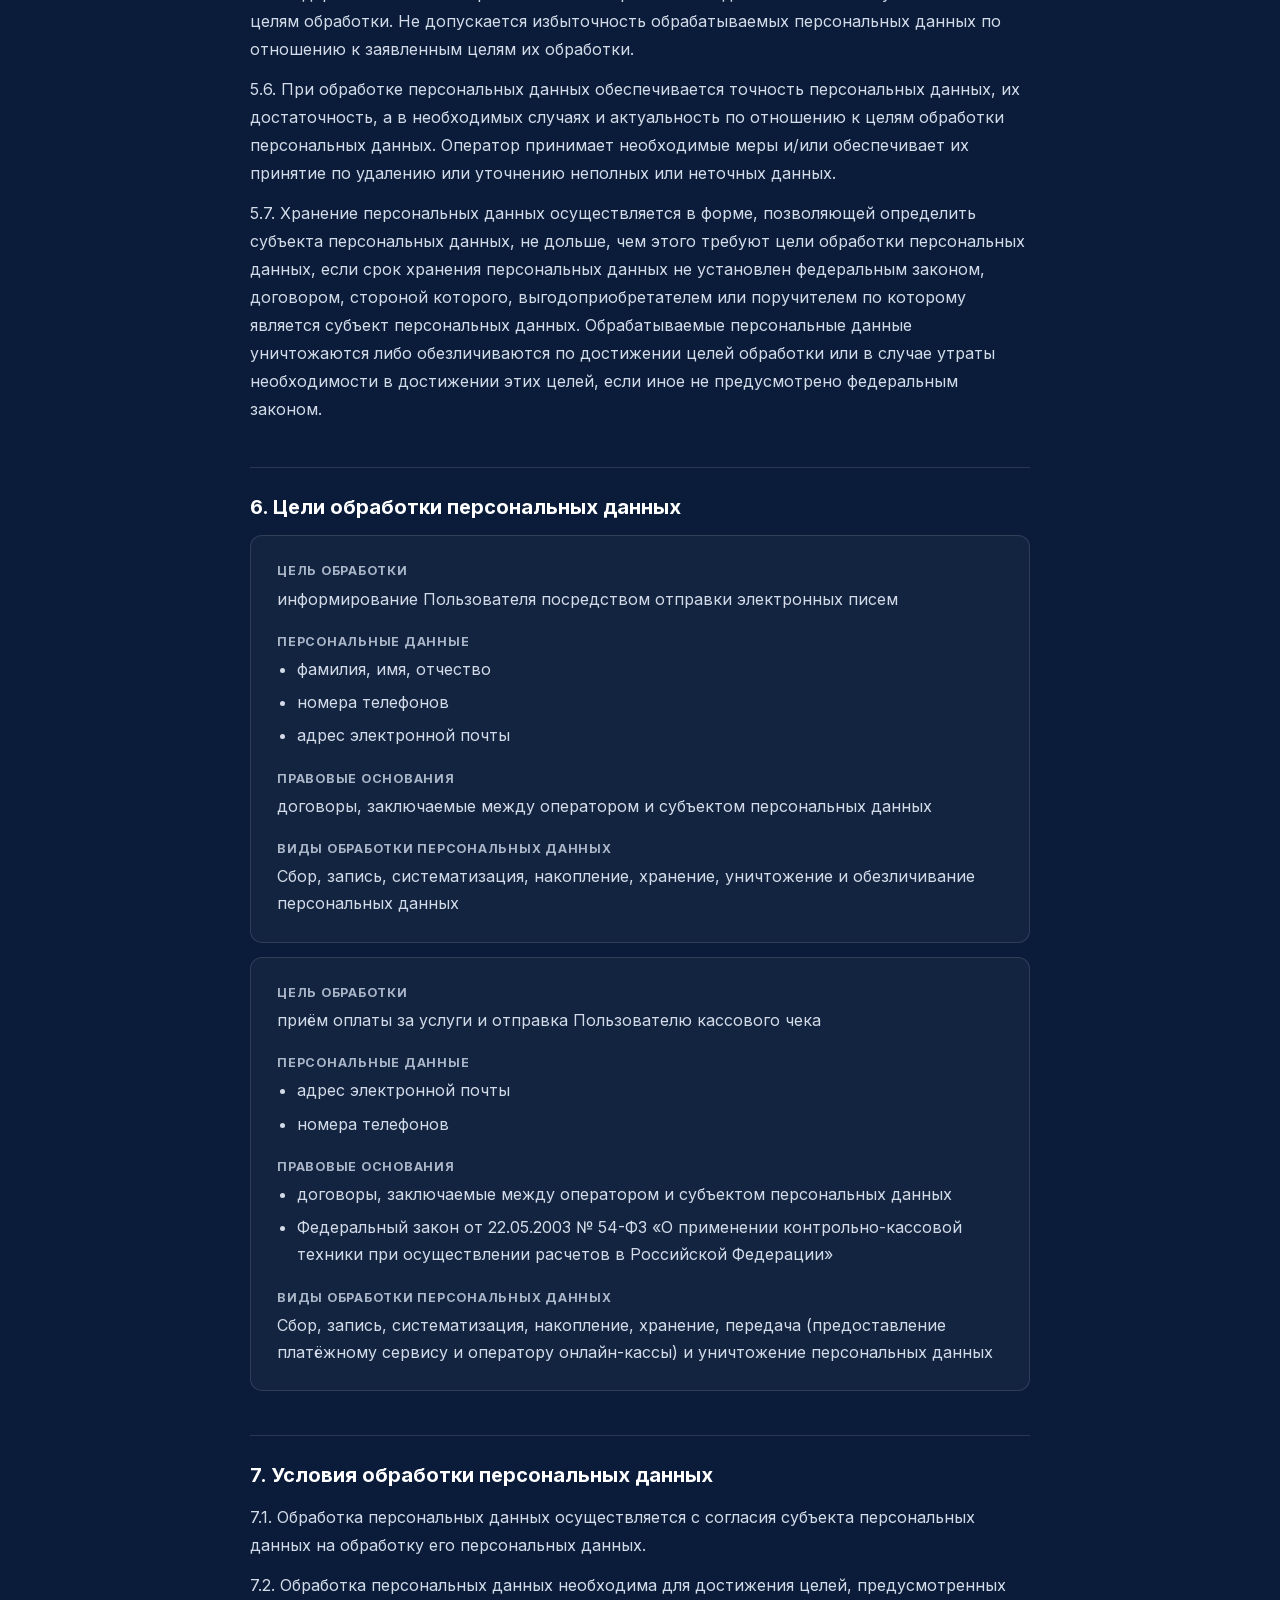
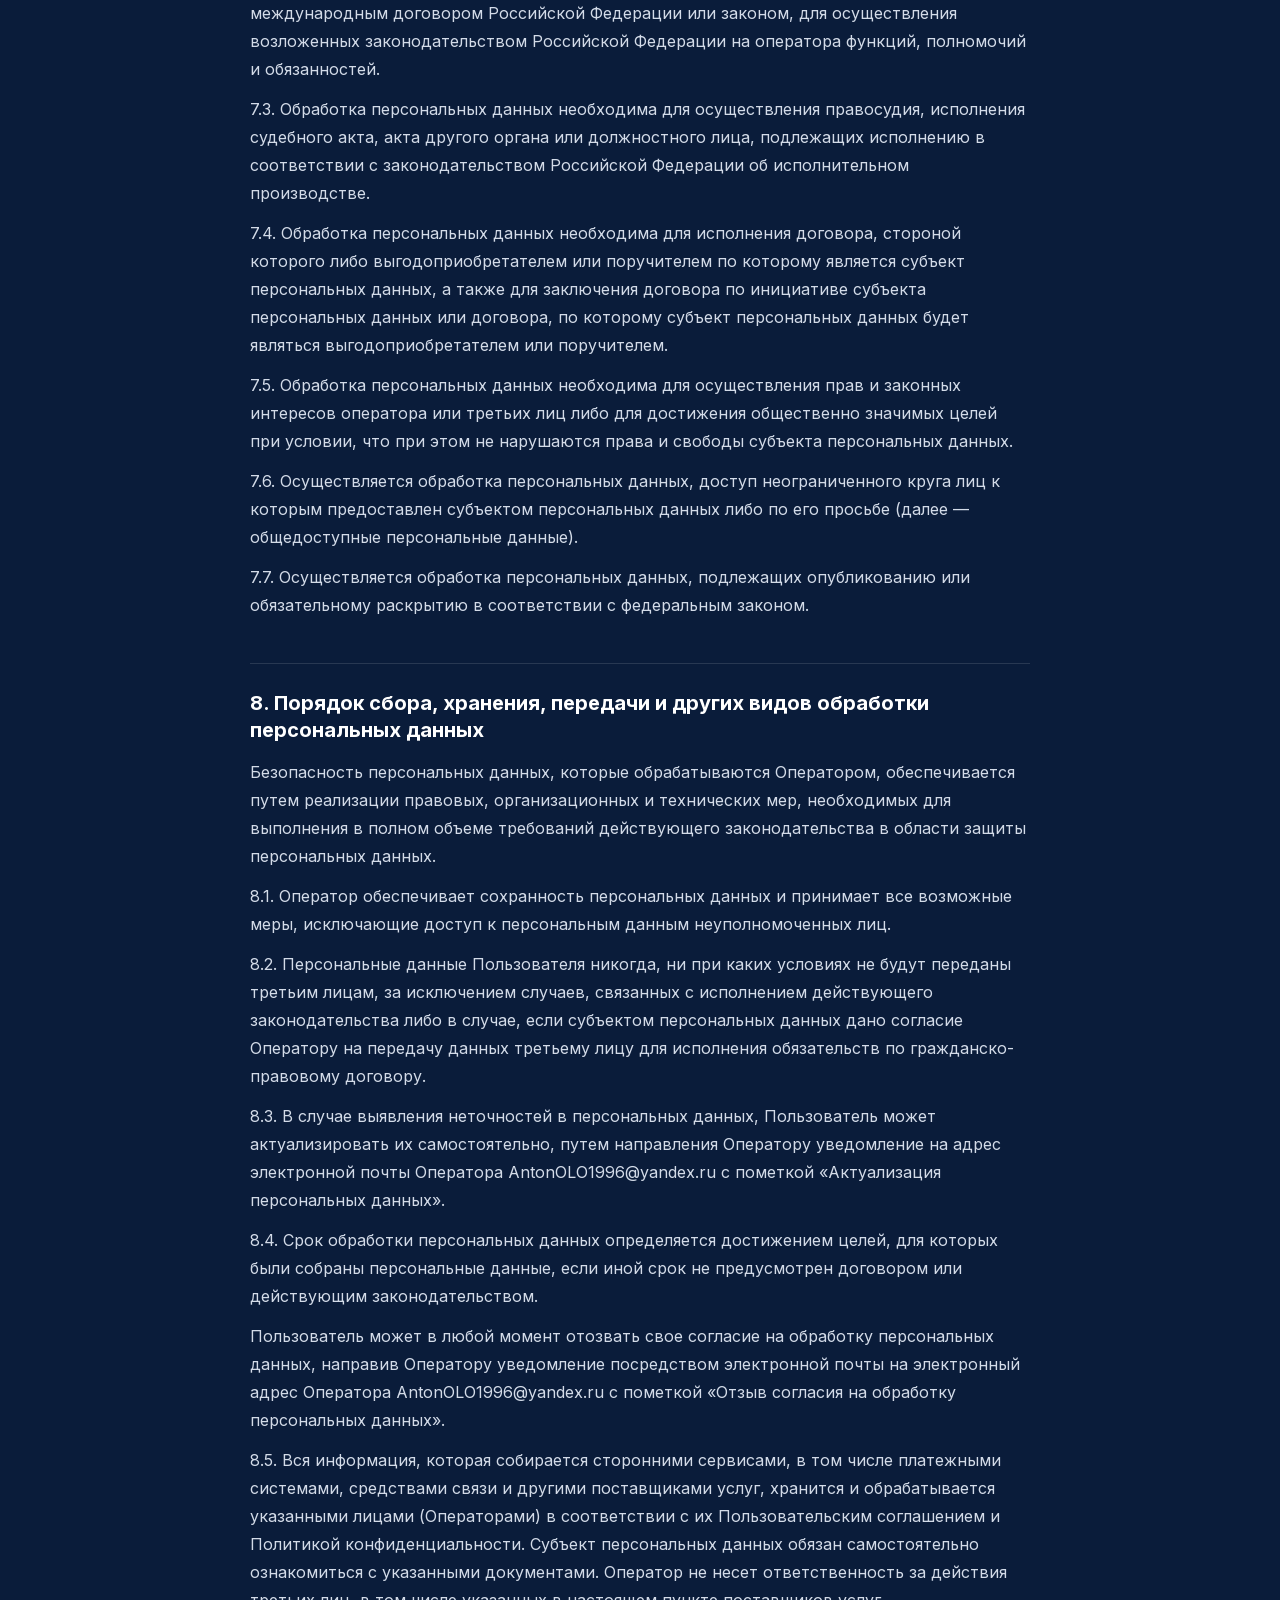
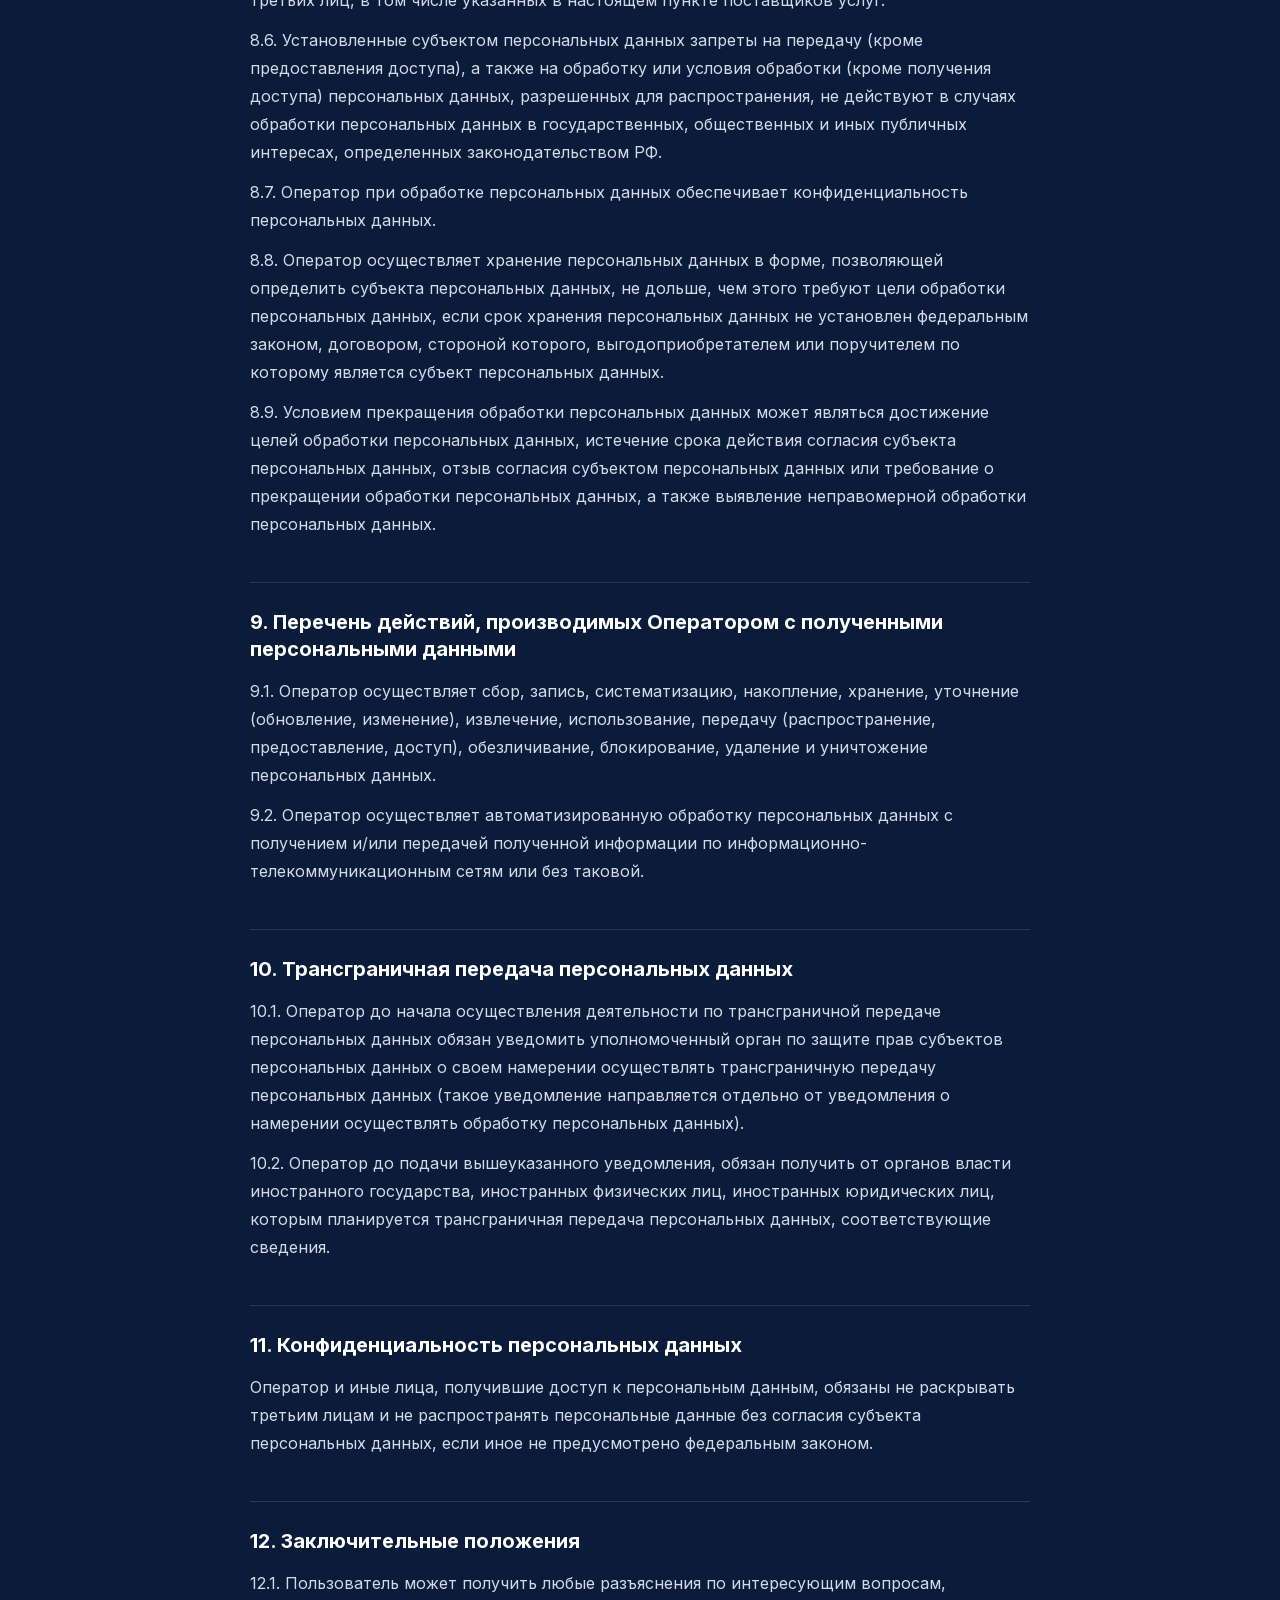
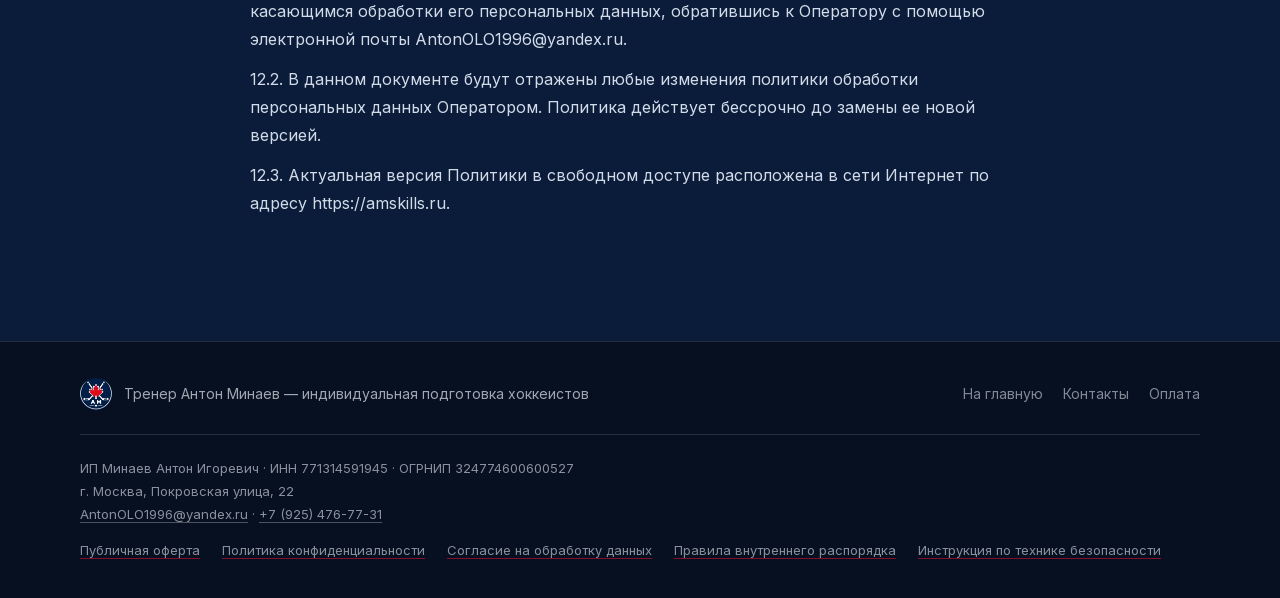
<file: privacy.html>
<!DOCTYPE html>
<html lang="ru">
<head>
<meta charset="UTF-8">
<meta name="viewport" content="width=device-width, initial-scale=1.0">
<title>Политика обработки персональных данных — Антон Минаев | AMSkills</title>
<meta name="description" content="Политика в отношении обработки персональных данных — Антон Минаев, AMSkills.">
<link rel="stylesheet" href="css/styles.css?v=34">
</head>
<body>

<header class="site-header legal-header">
  <div class="container header-inner">
    <a class="logo" href="./">
      <img class="logo-mark" src="img/logo-am.webp" alt="AMSkills" width="40" height="40">
      <span class="logo-text-group">
        <span class="logo-text">AMSkills</span>
        <span class="logo-tagline">Антон Минаев · Тренер по&nbsp;хоккею</span>
      </span>
    </a>
    <div class="header-actions">
      <a class="legal-back" href="./">← На&nbsp;главную</a>
    </div>
  </div>
</header>

<main class="legal">
  <div class="container legal-container">
    <p class="legal-meta">Редакция от 07.10.2026</p>
    <h1>Политика в&nbsp;отношении обработки персональных данных</h1>

    <h2 id="s1">1. Общие положения</h2>
    <p>Настоящая политика обработки персональных данных составлена в соответствии с требованиями Федерального закона от 27.07.2006. № 152-ФЗ «О персональных данных» (далее — Закон о персональных данных) и определяет порядок обработки персональных данных и меры по обеспечению безопасности персональных данных, предпринимаемые Минаев Антон Игоревич (далее — Оператор).</p>
    <p>1.1. Оператор ставит своей важнейшей целью и условием осуществления своей деятельности соблюдение прав и свобод человека и гражданина при обработке его персональных данных, в том числе защиты прав на неприкосновенность частной жизни, личную и семейную тайну.</p>
    <p>1.2. Настоящая политика Оператора в отношении обработки персональных данных (далее — Политика) применяется ко всей информации, которую Оператор может получить о посетителях веб-сайта https://amskills.ru.</p>

    <h2 id="s2">2. Основные понятия, используемые в Политике</h2>
    <p>2.1. Автоматизированная обработка персональных данных — обработка персональных данных с помощью средств вычислительной техники.</p>
    <p>2.2. Блокирование персональных данных — временное прекращение обработки персональных данных (за исключением случаев, если обработка необходима для уточнения персональных данных).</p>
    <p>2.3. Веб-сайт — совокупность графических и информационных материалов, а также программ для ЭВМ и баз данных, обеспечивающих их доступность в сети интернет по сетевому адресу https://amskills.ru.</p>
    <p>2.4. Информационная система персональных данных — совокупность содержащихся в базах данных персональных данных и обеспечивающих их обработку информационных технологий и технических средств.</p>
    <p>2.5. Обезличивание персональных данных — действия, в результате которых невозможно определить без использования дополнительной информации принадлежность персональных данных конкретному Пользователю или иному субъекту персональных данных.</p>
    <p>2.6. Обработка персональных данных — любое действие (операция) или совокупность действий (операций), совершаемых с использованием средств автоматизации или без использования таких средств с персональными данными, включая сбор, запись, систематизацию, накопление, хранение, уточнение (обновление, изменение), извлечение, использование, передачу (распространение, предоставление, доступ), обезличивание, блокирование, удаление, уничтожение персональных данных.</p>
    <p>2.7. Оператор — государственный орган, муниципальный орган, юридическое или физическое лицо, самостоятельно или совместно с другими лицами организующие и/или осуществляющие обработку персональных данных, а также определяющие цели обработки персональных данных, состав персональных данных, подлежащих обработке, действия (операции), совершаемые с персональными данными.</p>
    <p>2.8. Персональные данные — любая информация, относящаяся прямо или косвенно к определенному или определяемому Пользователю веб-сайта https://amskills.ru.</p>
    <p>2.9. Персональные данные, разрешенные субъектом персональных данных для распространения, — персональные данные, доступ неограниченного круга лиц к которым предоставлен субъектом персональных данных путем дачи согласия на обработку персональных данных, разрешенных субъектом персональных данных для распространения в порядке, предусмотренном Законом о персональных данных (далее — персональные данные, разрешенные для распространения).</p>
    <p>2.10. Пользователь — любой посетитель веб-сайта https://amskills.ru.</p>
    <p>2.11. Предоставление персональных данных — действия, направленные на раскрытие персональных данных определенному лицу или определенному кругу лиц.</p>
    <p>2.12. Распространение персональных данных — любые действия, направленные на раскрытие персональных данных неопределенному кругу лиц (передача персональных данных) или на ознакомление с персональными данными неограниченного круга лиц, в том числе обнародование персональных данных в средствах массовой информации, размещение в информационно-телекоммуникационных сетях или предоставление доступа к персональным данным каким-либо иным способом.</p>
    <p>2.13. Трансграничная передача персональных данных — передача персональных данных на территорию иностранного государства органу власти иностранного государства, иностранному физическому или иностранному юридическому лицу.</p>
    <p>2.14. Уничтожение персональных данных — любые действия, в результате которых персональные данные уничтожаются безвозвратно с невозможностью дальнейшего восстановления содержания персональных данных в информационной системе персональных данных и/или уничтожаются материальные носители персональных данных.</p>

    <h2 id="s3">3. Основные права и обязанности Оператора</h2>
    <p>3.1. Оператор имеет право:</p>
    <ul>
      <li>получать от субъекта персональных данных достоверные информацию и/или документы, содержащие персональные данные;</li>
      <li>в случае отзыва субъектом персональных данных согласия на обработку персональных данных, а также, направления обращения с требованием о прекращении обработки персональных данных, Оператор вправе продолжить обработку персональных данных без согласия субъекта персональных данных при наличии оснований, указанных в Законе о персональных данных;</li>
      <li>самостоятельно определять состав и перечень мер, необходимых и достаточных для обеспечения выполнения обязанностей, предусмотренных Законом о персональных данных и принятыми в соответствии с ним нормативными правовыми актами, если иное не предусмотрено Законом о персональных данных или другими федеральными законами.</li>
    </ul>
    <p>3.2. Оператор обязан:</p>
    <ul>
      <li>предоставлять субъекту персональных данных по его просьбе информацию, касающуюся обработки его персональных данных;</li>
      <li>организовывать обработку персональных данных в порядке, установленном действующим законодательством РФ;</li>
      <li>отвечать на обращения и запросы субъектов персональных данных и их законных представителей в соответствии с требованиями Закона о персональных данных;</li>
      <li>сообщать в уполномоченный орган по защите прав субъектов персональных данных по запросу этого органа необходимую информацию в течение 10 дней с даты получения такого запроса;</li>
      <li>публиковать или иным образом обеспечивать неограниченный доступ к настоящей Политике в отношении обработки персональных данных;</li>
      <li>принимать правовые, организационные и технические меры для защиты персональных данных от неправомерного или случайного доступа к ним, уничтожения, изменения, блокирования, копирования, предоставления, распространения персональных данных, а также от иных неправомерных действий в отношении персональных данных;</li>
      <li>прекратить передачу (распространение, предоставление, доступ) персональных данных, прекратить обработку и уничтожить персональные данные в порядке и случаях, предусмотренных Законом о персональных данных;</li>
      <li>исполнять иные обязанности, предусмотренные Законом о персональных данных.</li>
    </ul>

    <h2 id="s4">4. Основные права и обязанности субъектов персональных данных</h2>
    <p>4.1. Субъекты персональных данных имеют право:</p>
    <ul>
      <li>получать информацию, касающуюся обработки его персональных данных, за исключением случаев, предусмотренных федеральными законами. Сведения предоставляются субъекту персональных данных Оператором в доступной форме, и в них не должны содержаться персональные данные, относящиеся к другим субъектам персональных данных, за исключением случаев, когда имеются законные основания для раскрытия таких персональных данных. Перечень информации и порядок ее получения установлен Законом о персональных данных;</li>
      <li>требовать от оператора уточнения его персональных данных, их блокирования или уничтожения в случае, если персональные данные являются неполными, устаревшими, неточными, незаконно полученными или не являются необходимыми для заявленной цели обработки, а также принимать предусмотренные законом меры по защите своих прав;</li>
      <li>выдвигать условие предварительного согласия при обработке персональных данных в целях продвижения на рынке товаров, работ и услуг;</li>
      <li>на отзыв согласия на обработку персональных данных, а также, на направление требования о прекращении обработки персональных данных;</li>
      <li>обжаловать в уполномоченный орган по защите прав субъектов персональных данных или в судебном порядке неправомерные действия или бездействие Оператора при обработке его персональных данных;</li>
      <li>на осуществление иных прав, предусмотренных законодательством РФ.</li>
    </ul>
    <p>4.2. Субъекты персональных данных обязаны:</p>
    <ul>
      <li>предоставлять Оператору достоверные данные о себе;</li>
      <li>сообщать Оператору об уточнении (обновлении, изменении) своих персональных данных.</li>
    </ul>
    <p>4.3. Лица, передавшие Оператору недостоверные сведения о себе, либо сведения о другом субъекте персональных данных без согласия последнего, несут ответственность в соответствии с законодательством РФ.</p>

    <h2 id="s5">5. Принципы обработки персональных данных</h2>
    <p>5.1. Обработка персональных данных осуществляется на законной и справедливой основе.</p>
    <p>5.2. Обработка персональных данных ограничивается достижением конкретных, заранее определенных и законных целей. Не допускается обработка персональных данных, несовместимая с целями сбора персональных данных.</p>
    <p>5.3. Не допускается объединение баз данных, содержащих персональные данные, обработка которых осуществляется в целях, несовместимых между собой.</p>
    <p>5.4. Обработке подлежат только персональные данные, которые отвечают целям их обработки.</p>
    <p>5.5. Содержание и объем обрабатываемых персональных данных соответствуют заявленным целям обработки. Не допускается избыточность обрабатываемых персональных данных по отношению к заявленным целям их обработки.</p>
    <p>5.6. При обработке персональных данных обеспечивается точность персональных данных, их достаточность, а в необходимых случаях и актуальность по отношению к целям обработки персональных данных. Оператор принимает необходимые меры и/или обеспечивает их принятие по удалению или уточнению неполных или неточных данных.</p>
    <p>5.7. Хранение персональных данных осуществляется в форме, позволяющей определить субъекта персональных данных, не дольше, чем этого требуют цели обработки персональных данных, если срок хранения персональных данных не установлен федеральным законом, договором, стороной которого, выгодоприобретателем или поручителем по которому является субъект персональных данных. Обрабатываемые персональные данные уничтожаются либо обезличиваются по достижении целей обработки или в случае утраты необходимости в достижении этих целей, если иное не предусмотрено федеральным законом.</p>

    <h2 id="s6">6. Цели обработки персональных данных</h2>
    <dl class="legal-dl">
      <dt>Цель обработки</dt>
      <dd>информирование Пользователя посредством отправки электронных писем</dd>
      <dt>Персональные данные</dt>
      <dd><ul><li>фамилия, имя, отчество</li><li>номера телефонов</li><li>адрес электронной почты</li></ul></dd>
      <dt>Правовые основания</dt>
      <dd>договоры, заключаемые между оператором и субъектом персональных данных</dd>
      <dt>Виды обработки персональных данных</dt>
      <dd>Сбор, запись, систематизация, накопление, хранение, уничтожение и обезличивание персональных данных</dd>
    </dl>
    <dl class="legal-dl">
      <dt>Цель обработки</dt>
      <dd>приём оплаты за услуги и отправка Пользователю кассового чека</dd>
      <dt>Персональные данные</dt>
      <dd><ul><li>адрес электронной почты</li><li>номера телефонов</li></ul></dd>
      <dt>Правовые основания</dt>
      <dd><ul><li>договоры, заключаемые между оператором и субъектом персональных данных</li><li>Федеральный закон от 22.05.2003 № 54-ФЗ «О применении контрольно-кассовой техники при осуществлении расчетов в Российской Федерации»</li></ul></dd>
      <dt>Виды обработки персональных данных</dt>
      <dd>Сбор, запись, систематизация, накопление, хранение, передача (предоставление платёжному сервису и оператору онлайн-кассы) и уничтожение персональных данных</dd>
    </dl>

    <h2 id="s7">7. Условия обработки персональных данных</h2>
    <p>7.1. Обработка персональных данных осуществляется с согласия субъекта персональных данных на обработку его персональных данных.</p>
    <p>7.2. Обработка персональных данных необходима для достижения целей, предусмотренных международным договором Российской Федерации или законом, для осуществления возложенных законодательством Российской Федерации на оператора функций, полномочий и обязанностей.</p>
    <p>7.3. Обработка персональных данных необходима для осуществления правосудия, исполнения судебного акта, акта другого органа или должностного лица, подлежащих исполнению в соответствии с законодательством Российской Федерации об исполнительном производстве.</p>
    <p>7.4. Обработка персональных данных необходима для исполнения договора, стороной которого либо выгодоприобретателем или поручителем по которому является субъект персональных данных, а также для заключения договора по инициативе субъекта персональных данных или договора, по которому субъект персональных данных будет являться выгодоприобретателем или поручителем.</p>
    <p>7.5. Обработка персональных данных необходима для осуществления прав и законных интересов оператора или третьих лиц либо для достижения общественно значимых целей при условии, что при этом не нарушаются права и свободы субъекта персональных данных.</p>
    <p>7.6. Осуществляется обработка персональных данных, доступ неограниченного круга лиц к которым предоставлен субъектом персональных данных либо по его просьбе (далее — общедоступные персональные данные).</p>
    <p>7.7. Осуществляется обработка персональных данных, подлежащих опубликованию или обязательному раскрытию в соответствии с федеральным законом.</p>

    <h2 id="s8">8. Порядок сбора, хранения, передачи и других видов обработки персональных данных</h2>
    <p>Безопасность персональных данных, которые обрабатываются Оператором, обеспечивается путем реализации правовых, организационных и технических мер, необходимых для выполнения в полном объеме требований действующего законодательства в области защиты персональных данных.</p>
    <p>8.1. Оператор обеспечивает сохранность персональных данных и принимает все возможные меры, исключающие доступ к персональным данным неуполномоченных лиц.</p>
    <p>8.2. Персональные данные Пользователя никогда, ни при каких условиях не будут переданы третьим лицам, за исключением случаев, связанных с исполнением действующего законодательства либо в случае, если субъектом персональных данных дано согласие Оператору на передачу данных третьему лицу для исполнения обязательств по гражданско-правовому договору.</p>
    <p>8.3. В случае выявления неточностей в персональных данных, Пользователь может актуализировать их самостоятельно, путем направления Оператору уведомление на адрес электронной почты Оператора AntonOLO1996@yandex.ru с пометкой «Актуализация персональных данных».</p>
    <p>8.4. Срок обработки персональных данных определяется достижением целей, для которых были собраны персональные данные, если иной срок не предусмотрен договором или действующим законодательством.</p>
    <p>Пользователь может в любой момент отозвать свое согласие на обработку персональных данных, направив Оператору уведомление посредством электронной почты на электронный адрес Оператора AntonOLO1996@yandex.ru с пометкой «Отзыв согласия на обработку персональных данных».</p>
    <p>8.5. Вся информация, которая собирается сторонними сервисами, в том числе платежными системами, средствами связи и другими поставщиками услуг, хранится и обрабатывается указанными лицами (Операторами) в соответствии с их Пользовательским соглашением и Политикой конфиденциальности. Субъект персональных данных обязан самостоятельно ознакомиться с указанными документами. Оператор не несет ответственность за действия третьих лиц, в том числе указанных в настоящем пункте поставщиков услуг.</p>
    <p>8.6. Установленные субъектом персональных данных запреты на передачу (кроме предоставления доступа), а также на обработку или условия обработки (кроме получения доступа) персональных данных, разрешенных для распространения, не действуют в случаях обработки персональных данных в государственных, общественных и иных публичных интересах, определенных законодательством РФ.</p>
    <p>8.7. Оператор при обработке персональных данных обеспечивает конфиденциальность персональных данных.</p>
    <p>8.8. Оператор осуществляет хранение персональных данных в форме, позволяющей определить субъекта персональных данных, не дольше, чем этого требуют цели обработки персональных данных, если срок хранения персональных данных не установлен федеральным законом, договором, стороной которого, выгодоприобретателем или поручителем по которому является субъект персональных данных.</p>
    <p>8.9. Условием прекращения обработки персональных данных может являться достижение целей обработки персональных данных, истечение срока действия согласия субъекта персональных данных, отзыв согласия субъектом персональных данных или требование о прекращении обработки персональных данных, а также выявление неправомерной обработки персональных данных.</p>

    <h2 id="s9">9. Перечень действий, производимых Оператором с полученными персональными данными</h2>
    <p>9.1. Оператор осуществляет сбор, запись, систематизацию, накопление, хранение, уточнение (обновление, изменение), извлечение, использование, передачу (распространение, предоставление, доступ), обезличивание, блокирование, удаление и уничтожение персональных данных.</p>
    <p>9.2. Оператор осуществляет автоматизированную обработку персональных данных с получением и/или передачей полученной информации по информационно-телекоммуникационным сетям или без таковой.</p>

    <h2 id="s10">10. Трансграничная передача персональных данных</h2>
    <p>10.1. Оператор до начала осуществления деятельности по трансграничной передаче персональных данных обязан уведомить уполномоченный орган по защите прав субъектов персональных данных о своем намерении осуществлять трансграничную передачу персональных данных (такое уведомление направляется отдельно от уведомления о намерении осуществлять обработку персональных данных).</p>
    <p>10.2. Оператор до подачи вышеуказанного уведомления, обязан получить от органов власти иностранного государства, иностранных физических лиц, иностранных юридических лиц, которым планируется трансграничная передача персональных данных, соответствующие сведения.</p>

    <h2 id="s11">11. Конфиденциальность персональных данных</h2>
    <p>Оператор и иные лица, получившие доступ к персональным данным, обязаны не раскрывать третьим лицам и не распространять персональные данные без согласия субъекта персональных данных, если иное не предусмотрено федеральным законом.</p>

    <h2 id="s12">12. Заключительные положения</h2>
    <p>12.1. Пользователь может получить любые разъяснения по интересующим вопросам, касающимся обработки его персональных данных, обратившись к Оператору с помощью электронной почты AntonOLO1996@yandex.ru.</p>
    <p>12.2. В данном документе будут отражены любые изменения политики обработки персональных данных Оператором. Политика действует бессрочно до замены ее новой версией.</p>
    <p>12.3. Актуальная версия Политики в свободном доступе расположена в сети Интернет по адресу https://amskills.ru.</p>

  </div>
</main>

<footer class="site-footer">
  <div class="container footer-inner">
    <div class="footer-brand">
      <img class="footer-logo" src="img/logo-am.webp" alt="AMSkills" width="32" height="32">
      <span>Тренер Антон Минаев — индивидуальная подготовка хоккеистов</span>
    </div>
    <div class="footer-links">
      <a href="./">На&nbsp;главную</a>
      <a href="./#contacts">Контакты</a>
      <a href="./#payment">Оплата</a>
    </div>
  </div>
  <div class="container">
    <div class="footer-legal">
      <p class="footer-requisites">
        ИП Минаев Антон Игоревич · ИНН&nbsp;771314591945 · ОГРНИП&nbsp;324774600600527<br>
        г. Москва, Покровская улица, 22<br>
        <a href="mailto:AntonOLO1996@yandex.ru">AntonOLO1996@yandex.ru</a> · <a href="tel:+79254767731">+7 (925) 476-77-31</a>
      </p>
      <nav class="footer-docs" aria-label="Документы">
        <a href="offer.html">Публичная оферта</a>
        <a href="privacy.html">Политика конфиденциальности</a>
        <a href="consent.html">Согласие на обработку данных</a>
        <a href="rules.html">Правила внутреннего распорядка</a>
        <a href="safety.html">Инструкция по технике безопасности</a>
      </nav>
    </div>
  </div>
</footer>

<script src="js/main.js?v=3"></script>
</body>
</html>
</file>
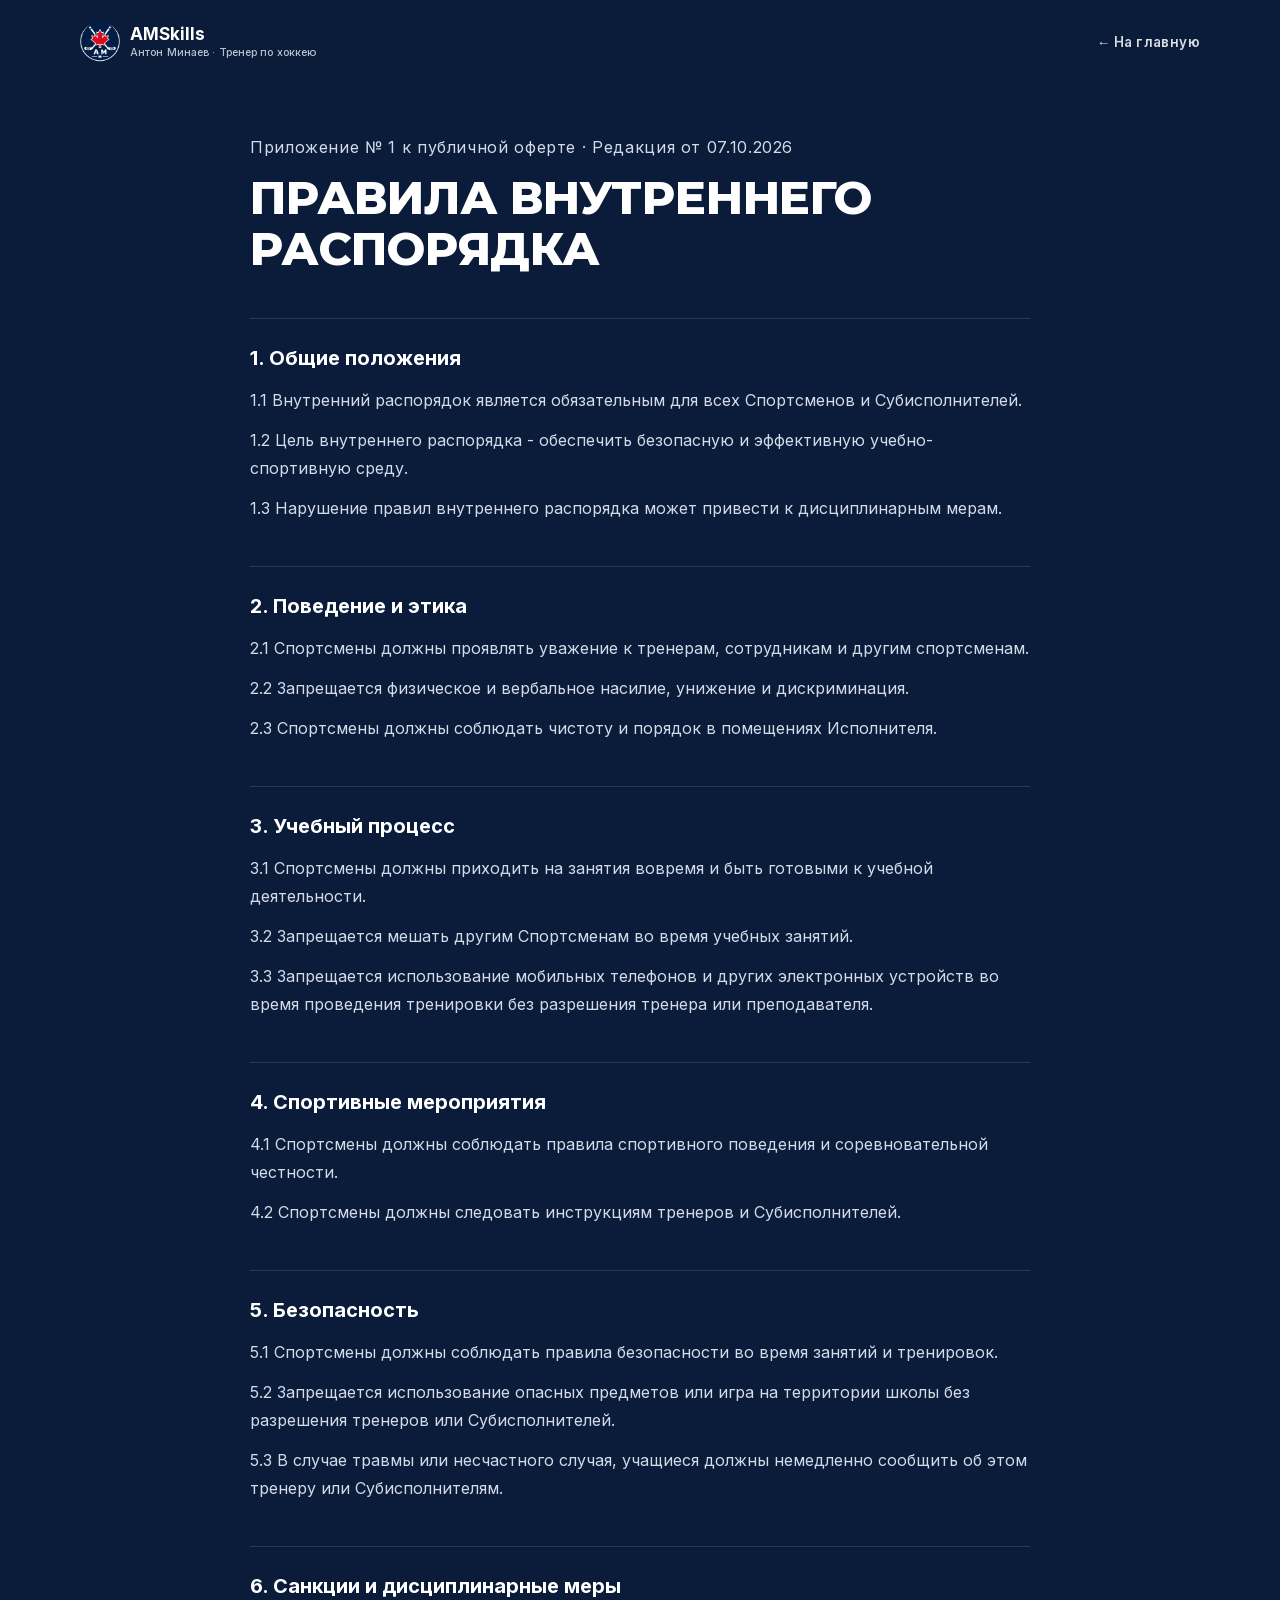
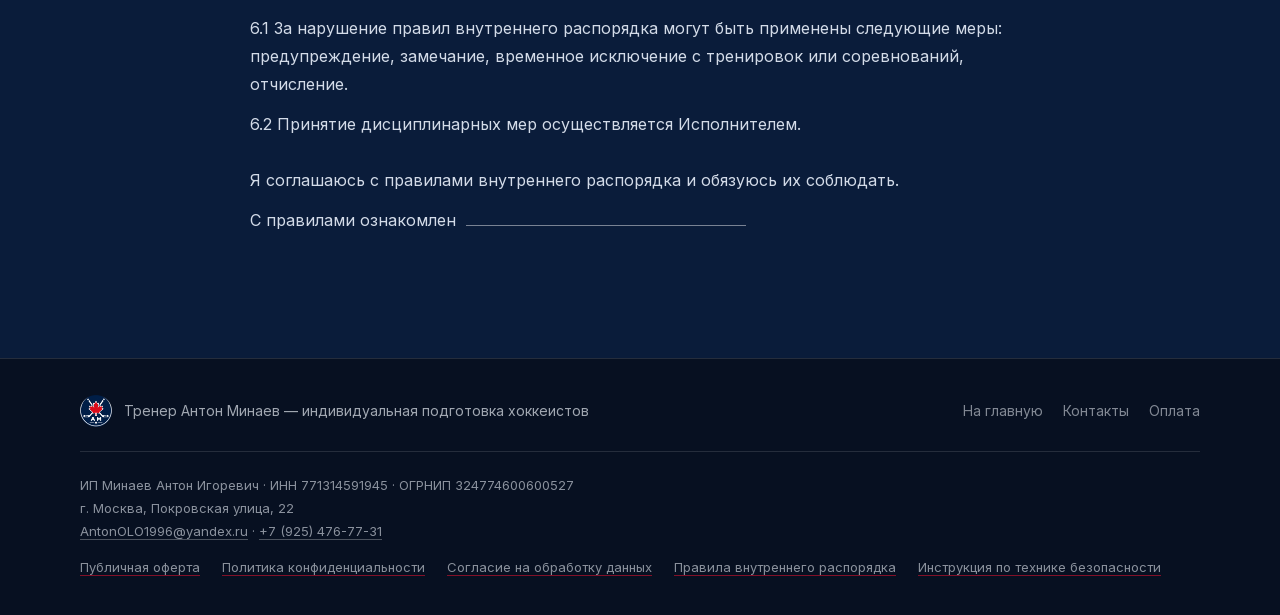
<file: rules.html>
<!DOCTYPE html>
<html lang="ru">
<head>
<meta charset="UTF-8">
<meta name="viewport" content="width=device-width, initial-scale=1.0">
<title>Правила внутреннего распорядка — Антон Минаев | AMSkills</title>
<meta name="description" content="Правила внутреннего распорядка — приложение № 1 к публичной оферте, Антон Минаев, AMSkills.">
<link rel="stylesheet" href="css/styles.css?v=34">
</head>
<body>

<header class="site-header legal-header">
  <div class="container header-inner">
    <a class="logo" href="./">
      <img class="logo-mark" src="img/logo-am.webp" alt="AMSkills" width="40" height="40">
      <span class="logo-text-group">
        <span class="logo-text">AMSkills</span>
        <span class="logo-tagline">Антон Минаев · Тренер по&nbsp;хоккею</span>
      </span>
    </a>
    <div class="header-actions">
      <a class="legal-back" href="./">← На&nbsp;главную</a>
    </div>
  </div>
</header>

<main class="legal">
  <div class="container legal-container">
    <p class="legal-meta">Приложение&nbsp;№&nbsp;1 к&nbsp;публичной оферте · Редакция от 07.10.2026</p>
    <h1>Правила внутреннего распорядка</h1>

    <h2 id="s1">1. Общие положения</h2>
    <p>1.1 Внутренний распорядок является обязательным для всех Спортсменов и Субисполнителей.</p>
    <p>1.2 Цель внутреннего распорядка - обеспечить безопасную и эффективную учебно-спортивную среду.</p>
    <p>1.3 Нарушение правил внутреннего распорядка может привести к дисциплинарным мерам.</p>

    <h2 id="s2">2. Поведение и этика</h2>
    <p>2.1 Спортсмены должны проявлять уважение к тренерам, сотрудникам и другим спортсменам.</p>
    <p>2.2 Запрещается физическое и вербальное насилие, унижение и дискриминация.</p>
    <p>2.3 Спортсмены должны соблюдать чистоту и порядок в помещениях Исполнителя.</p>

    <h2 id="s3">3. Учебный процесс</h2>
    <p>3.1 Спортсмены должны приходить на занятия вовремя и быть готовыми к учебной деятельности.</p>
    <p>3.2 Запрещается мешать другим Спортсменам во время учебных занятий.</p>
    <p>3.3 Запрещается использование мобильных телефонов и других электронных устройств во время проведения тренировки без разрешения тренера или преподавателя.</p>

    <h2 id="s4">4. Спортивные мероприятия</h2>
    <p>4.1 Спортсмены должны соблюдать правила спортивного поведения и соревновательной честности.</p>
    <p>4.2 Спортсмены должны следовать инструкциям тренеров и Субисполнителей.</p>

    <h2 id="s5">5. Безопасность</h2>
    <p>5.1 Спортсмены должны соблюдать правила безопасности во время занятий и тренировок.</p>
    <p>5.2 Запрещается использование опасных предметов или игра на территории школы без разрешения тренеров или Субисполнителей.</p>
    <p>5.3 В случае травмы или несчастного случая, учащиеся должны немедленно сообщить об этом тренеру или Субисполнителям.</p>

    <h2 id="s6">6. Санкции и дисциплинарные меры</h2>
    <p>6.1 За нарушение правил внутреннего распорядка могут быть применены следующие меры: предупреждение, замечание, временное исключение с тренировок или соревнований, отчисление.</p>
    <p>6.2 Принятие дисциплинарных мер осуществляется Исполнителем.</p>

    <p class="legal-sign-intro">Я соглашаюсь с правилами внутреннего распорядка и обязуюсь их соблюдать.</p>
    <p class="legal-sign">С правилами ознакомлен <span class="sign-line"></span></p>

  </div>
</main>

<footer class="site-footer">
  <div class="container footer-inner">
    <div class="footer-brand">
      <img class="footer-logo" src="img/logo-am.webp" alt="AMSkills" width="32" height="32">
      <span>Тренер Антон Минаев — индивидуальная подготовка хоккеистов</span>
    </div>
    <div class="footer-links">
      <a href="./">На&nbsp;главную</a>
      <a href="./#contacts">Контакты</a>
      <a href="./#payment">Оплата</a>
    </div>
  </div>
  <div class="container">
    <div class="footer-legal">
      <p class="footer-requisites">
        ИП Минаев Антон Игоревич · ИНН&nbsp;771314591945 · ОГРНИП&nbsp;324774600600527<br>
        г. Москва, Покровская улица, 22<br>
        <a href="mailto:AntonOLO1996@yandex.ru">AntonOLO1996@yandex.ru</a> · <a href="tel:+79254767731">+7 (925) 476-77-31</a>
      </p>
      <nav class="footer-docs" aria-label="Документы">
        <a href="offer.html">Публичная оферта</a>
        <a href="privacy.html">Политика конфиденциальности</a>
        <a href="consent.html">Согласие на обработку данных</a>
        <a href="rules.html">Правила внутреннего распорядка</a>
        <a href="safety.html">Инструкция по технике безопасности</a>
      </nav>
    </div>
  </div>
</footer>

<script src="js/main.js?v=3"></script>
</body>
</html>
</file>
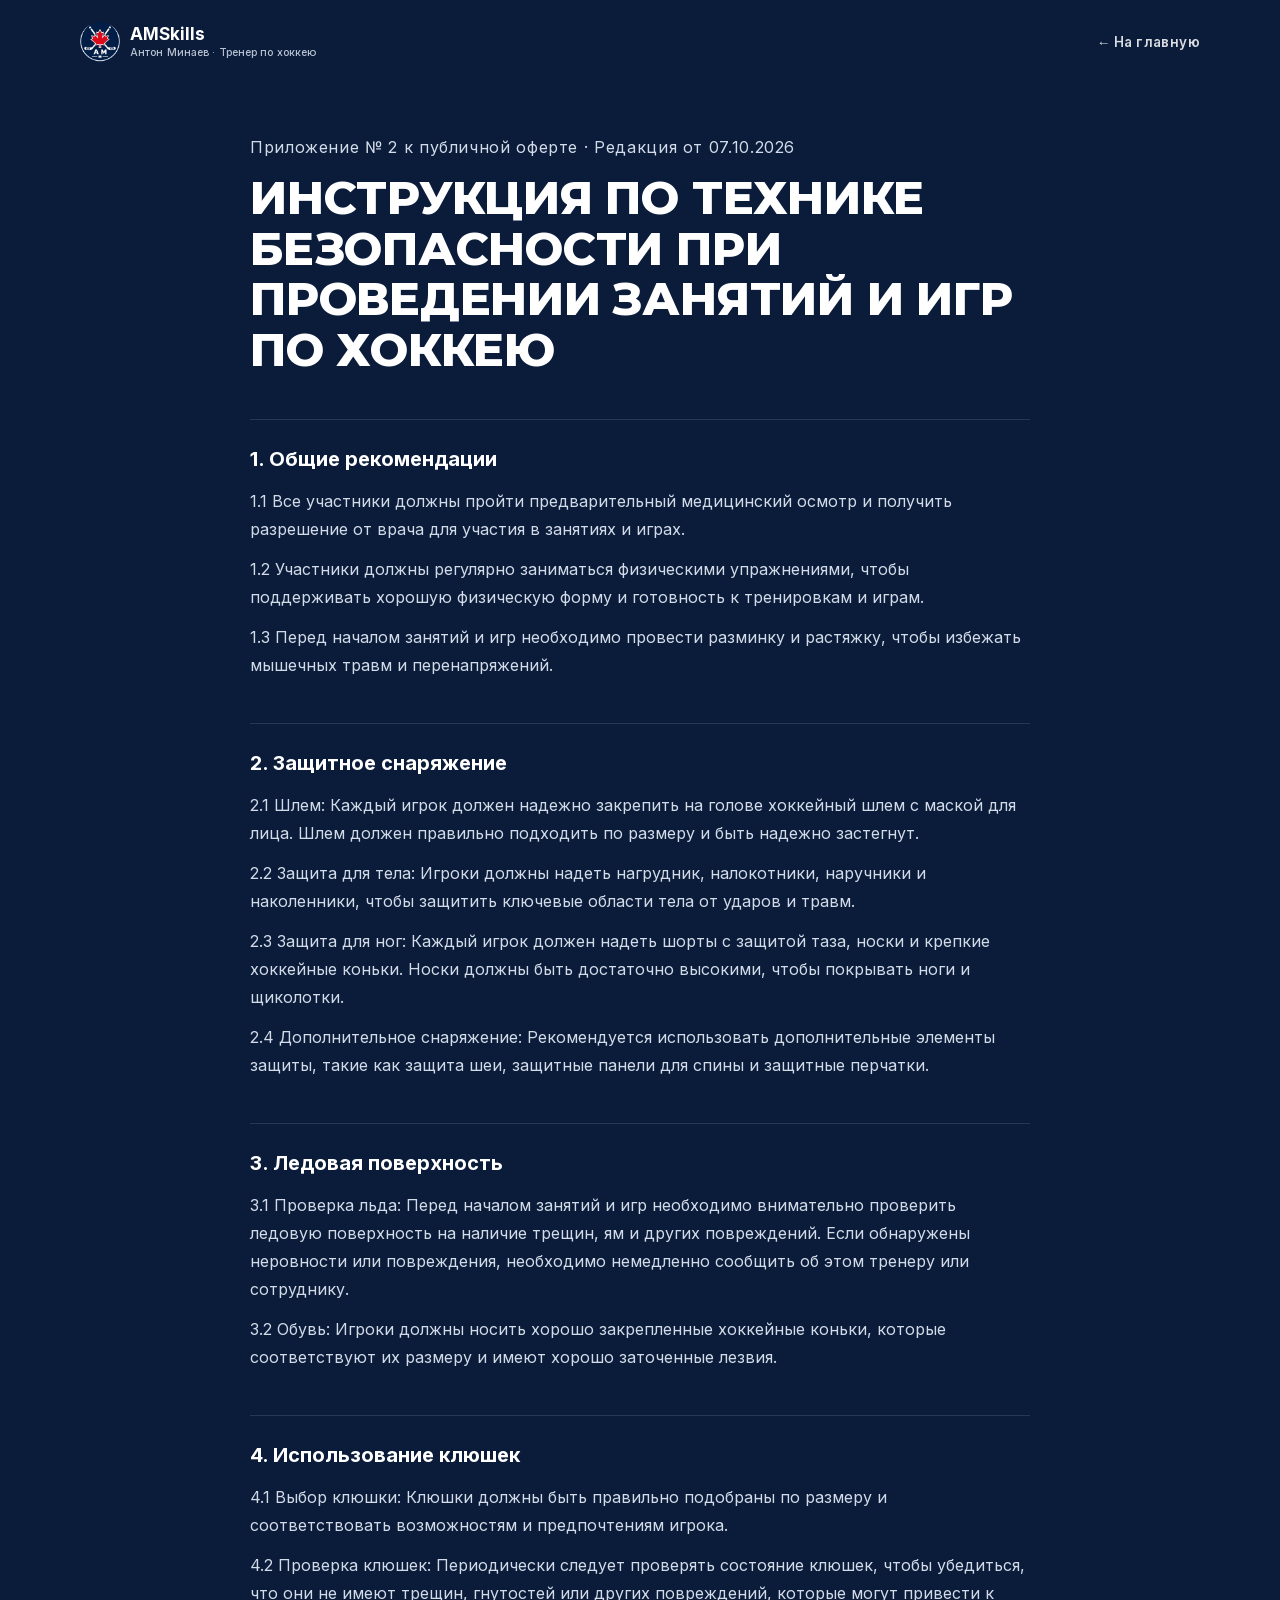
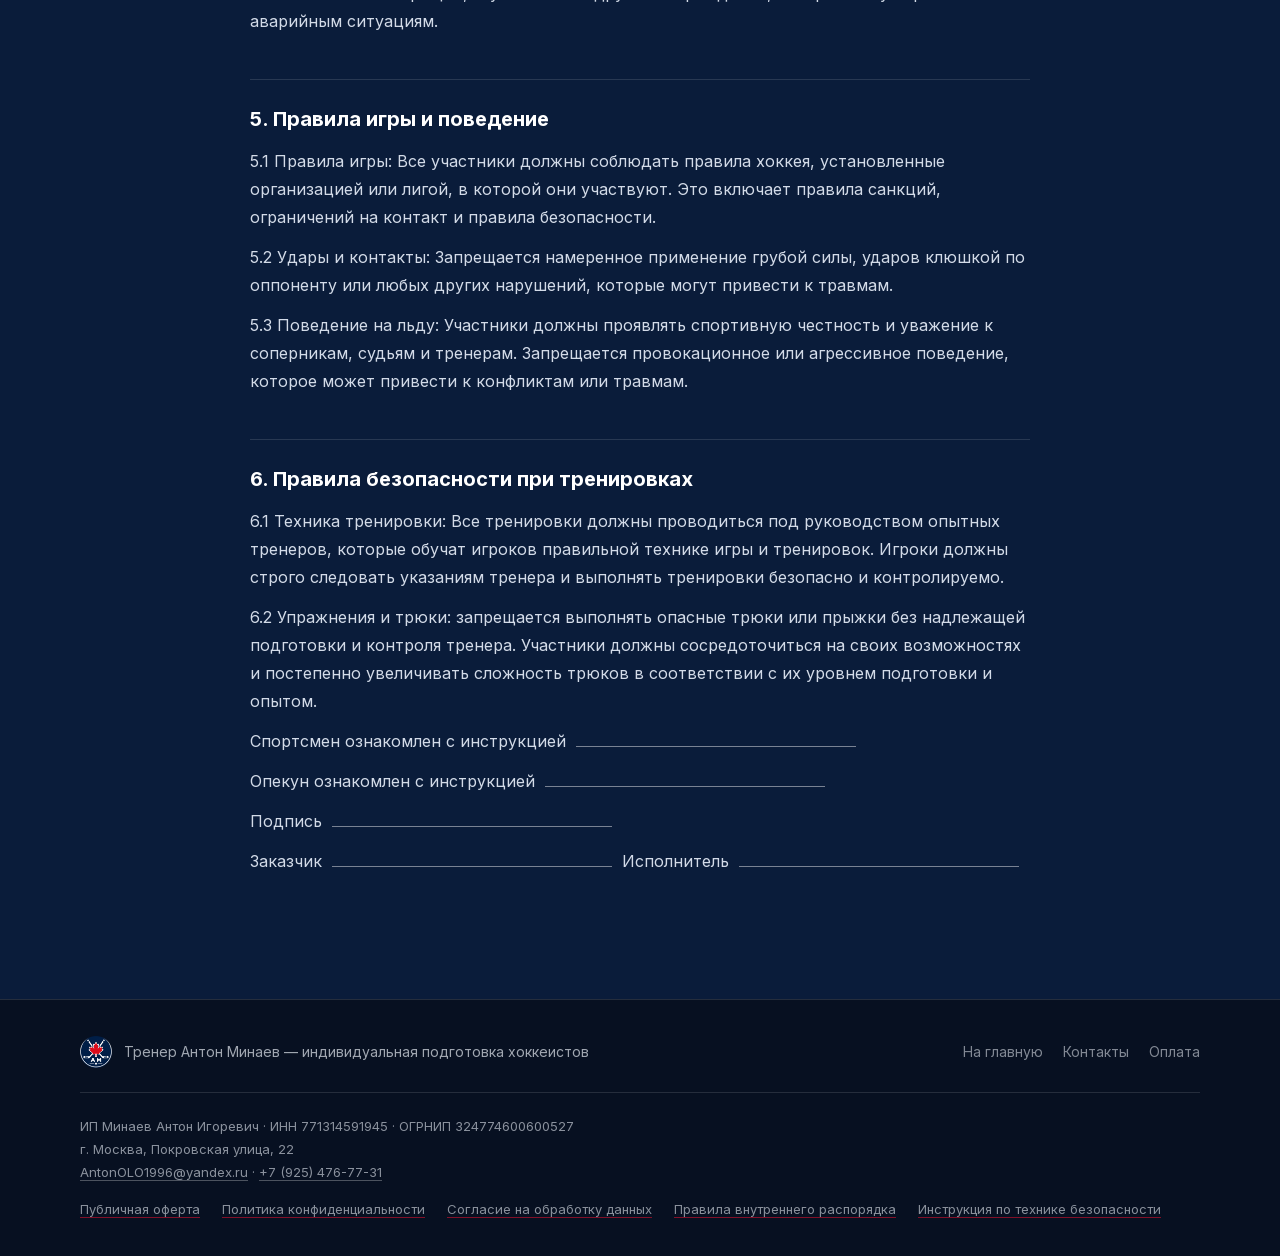
<file: safety.html>
<!DOCTYPE html>
<html lang="ru">
<head>
<meta charset="UTF-8">
<meta name="viewport" content="width=device-width, initial-scale=1.0">
<title>Инструкция по технике безопасности — Антон Минаев | AMSkills</title>
<meta name="description" content="Инструкция по технике безопасности при проведении занятий и игр по хоккею — приложение № 2 к публичной оферте, Антон Минаев, AMSkills.">
<link rel="stylesheet" href="css/styles.css?v=34">
</head>
<body>

<header class="site-header legal-header">
  <div class="container header-inner">
    <a class="logo" href="./">
      <img class="logo-mark" src="img/logo-am.webp" alt="AMSkills" width="40" height="40">
      <span class="logo-text-group">
        <span class="logo-text">AMSkills</span>
        <span class="logo-tagline">Антон Минаев · Тренер по&nbsp;хоккею</span>
      </span>
    </a>
    <div class="header-actions">
      <a class="legal-back" href="./">← На&nbsp;главную</a>
    </div>
  </div>
</header>

<main class="legal">
  <div class="container legal-container">
    <p class="legal-meta">Приложение&nbsp;№&nbsp;2 к&nbsp;публичной оферте · Редакция от 07.10.2026</p>
    <h1>Инструкция по технике безопасности при проведении занятий и игр по хоккею</h1>

    <h2 id="s1">1. Общие рекомендации</h2>
    <p>1.1 Все участники должны пройти предварительный медицинский осмотр и получить разрешение от врача для участия в занятиях и играх.</p>
    <p>1.2 Участники должны регулярно заниматься физическими упражнениями, чтобы поддерживать хорошую физическую форму и готовность к тренировкам и играм.</p>
    <p>1.3 Перед началом занятий и игр необходимо провести разминку и растяжку, чтобы избежать мышечных травм и перенапряжений.</p>

    <h2 id="s2">2. Защитное снаряжение</h2>
    <p>2.1 Шлем: Каждый игрок должен надежно закрепить на голове хоккейный шлем с маской для лица. Шлем должен правильно подходить по размеру и быть надежно застегнут.</p>
    <p>2.2 Защита для тела: Игроки должны надеть нагрудник, налокотники, наручники и наколенники, чтобы защитить ключевые области тела от ударов и травм.</p>
    <p>2.3 Защита для ног: Каждый игрок должен надеть шорты с защитой таза, носки и крепкие хоккейные коньки. Носки должны быть достаточно высокими, чтобы покрывать ноги и щиколотки.</p>
    <p>2.4 Дополнительное снаряжение: Рекомендуется использовать дополнительные элементы защиты, такие как защита шеи, защитные панели для спины и защитные перчатки.</p>

    <h2 id="s3">3. Ледовая поверхность</h2>
    <p>3.1 Проверка льда: Перед началом занятий и игр необходимо внимательно проверить ледовую поверхность на наличие трещин, ям и других повреждений. Если обнаружены неровности или повреждения, необходимо немедленно сообщить об этом тренеру или сотруднику.</p>
    <p>3.2 Обувь: Игроки должны носить хорошо закрепленные хоккейные коньки, которые соответствуют их размеру и имеют хорошо заточенные лезвия.</p>

    <h2 id="s4">4. Использование клюшек</h2>
    <p>4.1 Выбор клюшки: Клюшки должны быть правильно подобраны по размеру и соответствовать возможностям и предпочтениям игрока.</p>
    <p>4.2 Проверка клюшек: Периодически следует проверять состояние клюшек, чтобы убедиться, что они не имеют трещин, гнутостей или других повреждений, которые могут привести к аварийным ситуациям.</p>

    <h2 id="s5">5. Правила игры и поведение</h2>
    <p>5.1 Правила игры: Все участники должны соблюдать правила хоккея, установленные организацией или лигой, в которой они участвуют. Это включает правила санкций, ограничений на контакт и правила безопасности.</p>
    <p>5.2 Удары и контакты: Запрещается намеренное применение грубой силы, ударов клюшкой по оппоненту или любых других нарушений, которые могут привести к травмам.</p>
    <p>5.3 Поведение на льду: Участники должны проявлять спортивную честность и уважение к соперникам, судьям и тренерам. Запрещается провокационное или агрессивное поведение, которое может привести к конфликтам или травмам.</p>

    <h2 id="s6">6. Правила безопасности при тренировках</h2>
    <p>6.1 Техника тренировки: Все тренировки должны проводиться под руководством опытных тренеров, которые обучат игроков правильной технике игры и тренировок. Игроки должны строго следовать указаниям тренера и выполнять тренировки безопасно и контролируемо.</p>
    <p>6.2 Упражнения и трюки: запрещается выполнять опасные трюки или прыжки без надлежащей подготовки и контроля тренера. Участники должны сосредоточиться на своих возможностях и постепенно увеличивать сложность трюков в соответствии с их уровнем подготовки и опытом.</p>

    <p class="legal-sign">Спортсмен ознакомлен с инструкцией <span class="sign-line"></span></p>
    <p class="legal-sign">Опекун ознакомлен с инструкцией <span class="sign-line"></span></p>
    <p class="legal-sign">Подпись <span class="sign-line"></span></p>
    <p class="legal-sign">Заказчик <span class="sign-line"></span> Исполнитель <span class="sign-line"></span></p>

  </div>
</main>

<footer class="site-footer">
  <div class="container footer-inner">
    <div class="footer-brand">
      <img class="footer-logo" src="img/logo-am.webp" alt="AMSkills" width="32" height="32">
      <span>Тренер Антон Минаев — индивидуальная подготовка хоккеистов</span>
    </div>
    <div class="footer-links">
      <a href="./">На&nbsp;главную</a>
      <a href="./#contacts">Контакты</a>
      <a href="./#payment">Оплата</a>
    </div>
  </div>
  <div class="container">
    <div class="footer-legal">
      <p class="footer-requisites">
        ИП Минаев Антон Игоревич · ИНН&nbsp;771314591945 · ОГРНИП&nbsp;324774600600527<br>
        г. Москва, Покровская улица, 22<br>
        <a href="mailto:AntonOLO1996@yandex.ru">AntonOLO1996@yandex.ru</a> · <a href="tel:+79254767731">+7 (925) 476-77-31</a>
      </p>
      <nav class="footer-docs" aria-label="Документы">
        <a href="offer.html">Публичная оферта</a>
        <a href="privacy.html">Политика конфиденциальности</a>
        <a href="consent.html">Согласие на обработку данных</a>
        <a href="rules.html">Правила внутреннего распорядка</a>
        <a href="safety.html">Инструкция по технике безопасности</a>
      </nav>
    </div>
  </div>
</footer>

<script src="js/main.js?v=3"></script>
</body>
</html>
</file>
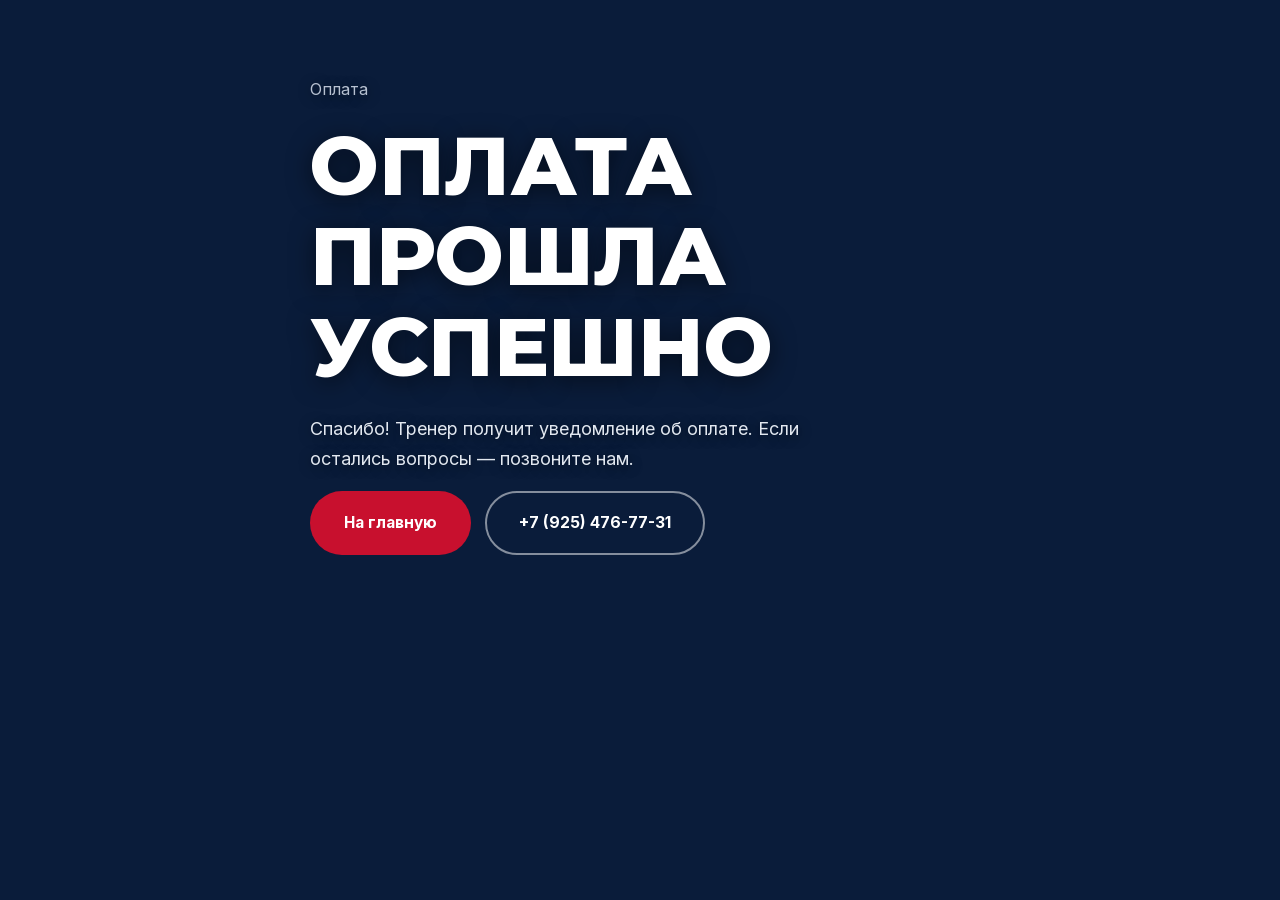
<file: success.html>
<!DOCTYPE html>
<html lang="ru">
<head>
<meta charset="UTF-8">
<meta name="viewport" content="width=device-width, initial-scale=1.0">
<meta name="robots" content="noindex">
<title>Оплата прошла успешно — AMSkills</title>
<link rel="stylesheet" href="css/styles.css">
</head>
<body>
  <section class="hero" style="min-height: 60vh; display:flex; align-items:center;">
    <div class="container hero-inner">
      <p class="eyebrow">Оплата</p>
      <h1>Оплата прошла успешно</h1>
      <p class="hero-lead">Спасибо! Тренер получит уведомление об оплате. Если остались вопросы — позвоните нам.</p>
      <div class="hero-actions">
        <a class="btn btn-primary btn-lg" href="/">На главную</a>
        <a class="btn btn-ghost btn-lg" href="tel:+79254767731">+7 (925) 476-77-31</a>
      </div>
    </div>
  </section>
</body>
</html>
</file>
<file: css/styles.css>
/* =========================================================
   AMSkills — премиальная академическая эстетика (navy + crimson).
   Меняете фирменные цвета — правите только блок :root ниже.
   ========================================================= */
/* Шрифты хостятся на сайте (SIL OFL 1.1) — запросов к Google нет */
/* Inter · cyrillic */
@font-face {
  font-family: "Inter";
  font-style: normal;
  font-weight: 400 700;
  font-display: swap;
  src: url("../fonts/inter-cyrillic.woff2") format("woff2");
  unicode-range: U+0301, U+0400-045F, U+0490-0491, U+04B0-04B1, U+2116;
}

/* Inter · latin-ext */
@font-face {
  font-family: "Inter";
  font-style: normal;
  font-weight: 400 700;
  font-display: swap;
  src: url("../fonts/inter-latin-ext.woff2") format("woff2");
  unicode-range: U+0100-02BA, U+02BD-02C5, U+02C7-02CC, U+02CE-02D7, U+02DD-02FF, U+0304, U+0308, U+0329, U+1D00-1DBF, U+1E00-1E9F, U+1EF2-1EFF, U+2020, U+20A0-20AB, U+20AD-20C4, U+2113, U+2C60-2C7F, U+A720-A7FF;
}

/* Inter · latin */
@font-face {
  font-family: "Inter";
  font-style: normal;
  font-weight: 400 700;
  font-display: swap;
  src: url("../fonts/inter-latin.woff2") format("woff2");
  unicode-range: U+0000-00FF, U+0131, U+0152-0153, U+02BB-02BC, U+02C6, U+02DA, U+02DC, U+0304, U+0308, U+0329, U+2000-206F, U+20AC, U+2122, U+2191, U+2193, U+2212, U+2215, U+FEFF, U+FFFD;
}

/* Montserrat · cyrillic */
@font-face {
  font-family: "Montserrat";
  font-style: normal;
  font-weight: 600 800;
  font-display: swap;
  src: url("../fonts/montserrat-cyrillic.woff2") format("woff2");
  unicode-range: U+0301, U+0400-045F, U+0490-0491, U+04B0-04B1, U+2116;
}

/* Montserrat · latin-ext */
@font-face {
  font-family: "Montserrat";
  font-style: normal;
  font-weight: 600 800;
  font-display: swap;
  src: url("../fonts/montserrat-latin-ext.woff2") format("woff2");
  unicode-range: U+0100-02BA, U+02BD-02C5, U+02C7-02CC, U+02CE-02D7, U+02DD-02FF, U+0304, U+0308, U+0329, U+1D00-1DBF, U+1E00-1E9F, U+1EF2-1EFF, U+2020, U+20A0-20AB, U+20AD-20C4, U+2113, U+2C60-2C7F, U+A720-A7FF;
}

/* Montserrat · latin */
@font-face {
  font-family: "Montserrat";
  font-style: normal;
  font-weight: 600 800;
  font-display: swap;
  src: url("../fonts/montserrat-latin.woff2") format("woff2");
  unicode-range: U+0000-00FF, U+0131, U+0152-0153, U+02BB-02BC, U+02C6, U+02DA, U+02DC, U+0304, U+0308, U+0329, U+2000-206F, U+20AC, U+2122, U+2191, U+2193, U+2212, U+2215, U+FEFF, U+FFFD;
}


:root {
  --color-bg: #0a1c3a;
  --color-bg-2: #0e2347;
  --color-card-dark: #102850;
  --color-ink: #ffffff;
  --color-cream: #f8f9fa;
  --color-cream-2: #e9edf3;
  --color-text-on-cream: #0a1c3a;
  --color-muted: #b7c1d1;
  --color-muted-on-cream: #59626f;
  --color-accent: #c8102e;
  --color-accent-2: #e2314c;
  --color-silver: #aab6c8;
  --color-border: rgba(255, 255, 255, 0.12);
  --color-border-on-cream: rgba(10, 28, 58, 0.12);

  --font-display: "Montserrat", -apple-system, BlinkMacSystemFont, "Segoe UI", Arial, sans-serif;
  --font-body: "Inter", -apple-system, BlinkMacSystemFont, "Segoe UI", Arial, sans-serif;
  --font-script: "Montserrat", sans-serif;

  --radius: 12px;
  --radius-sm: 8px;
  --container: 1160px;
  --shadow: 0 24px 60px rgba(0, 0, 0, 0.4);
}

* { box-sizing: border-box; }
html { scroll-behavior: smooth; }

body {
  margin: 0;
  font-family: var(--font-body);
  color: var(--color-ink);
  background: var(--color-bg);
  line-height: 1.7;
  overflow-x: hidden;
}

img { max-width: 100%; display: block; }

.container {
  width: 100%;
  max-width: var(--container);
  margin: 0 auto;
  padding: 0 20px;
}

a { color: inherit; text-decoration: none; }

h1, h2, h3 {
  font-family: var(--font-display);
  letter-spacing: -0.005em;
  line-height: 1.1;
  margin: 0 0 18px;
  font-weight: 800;
  text-transform: uppercase;
  overflow-wrap: break-word;
}
h2 { font-size: clamp(32px, 4vw, 52px); max-width: 640px; }
p { margin: 0 0 16px; color: var(--color-muted); }

.script-accent {
  font-family: var(--font-script);
  font-weight: 700;
  text-transform: uppercase;
  letter-spacing: 0.18em;
  font-size: 13px;
  color: var(--color-accent);
}
.section-kicker.script-accent { margin: 0 0 10px; }

.section-head-center {
  text-align: center;
  max-width: 620px;
  margin: 0 auto 8px;
}
.section-head-center h2 { max-width: none; }
.section-head-center + * { margin-top: 40px; }

.section { padding: 128px 0; background: var(--color-bg); border-top: 1px solid var(--color-border); }
.section-muted {
  background: var(--color-cream);
  color: var(--color-text-on-cream);
  border-top-color: var(--color-border-on-cream);
}
.section-muted p { color: var(--color-muted-on-cream); }
.section-muted h2, .section-muted h3 { color: var(--color-text-on-cream); }

/* Scroll-triggered animations */
[data-animate] {
  opacity: 0;
  transform: translateY(28px);
  transition: opacity 0.7s cubic-bezier(.16,.8,.3,1), transform 0.7s cubic-bezier(.16,.8,.3,1);
  transition-delay: calc(var(--d, 0) * 90ms);
}
[data-animate].is-visible { opacity: 1; transform: translateY(0); }
@media (prefers-reduced-motion: reduce) {
  [data-animate] { opacity: 1; transform: none; transition: none; }
}

/* Buttons */
.btn {
  display: inline-flex;
  align-items: center;
  justify-content: center;
  padding: 14px 28px;
  border-radius: 999px;
  font-weight: 700;
  font-size: 14.5px;
  border: 2px solid transparent;
  cursor: pointer;
  white-space: nowrap;
  font-family: var(--font-body);
  transition: transform 0.2s ease, background 0.2s ease, border-color 0.2s ease, color 0.2s ease;
}
.btn-primary { background: var(--color-accent); color: #fff; }
.btn-primary:hover { background: var(--color-accent-2); transform: translateY(-2px) scale(1.03); }
.btn-ghost { border-color: rgba(255, 255, 255, 0.5); color: inherit; }
.btn-ghost:hover { border-color: var(--color-accent); color: var(--color-accent); transform: translateY(-2px) scale(1.03); }
.btn-lg { padding: 17px 32px; font-size: 15.5px; }

/* Header — floating, transparent → solid on scroll */
.site-header {
  position: sticky;
  top: 0;
  z-index: 50;
  background: transparent;
  border-bottom: 1px solid transparent;
  transition: background 0.3s ease, border-color 0.3s ease, backdrop-filter 0.3s ease;
}
.site-header.is-scrolled {
  background: rgba(8, 20, 43, 0.92);
  backdrop-filter: blur(10px);
  border-bottom: 1px solid var(--color-border);
}
.header-inner {
  display: flex;
  align-items: center;
  gap: 24px;
  height: 84px;
  color: var(--color-ink);
}
.logo { display: flex; align-items: center; gap: 10px; font-weight: 800; font-size: 17px; flex-shrink: 0; }
.logo-text-group { display: flex; flex-direction: column; gap: 2px; line-height: 1.15; }
.logo-tagline {
  font-size: 10.5px;
  font-weight: 500;
  letter-spacing: 0.01em;
  text-transform: none;
  color: var(--color-muted);
  white-space: nowrap;
}
.logo-mark {
  display: block;
  width: 40px;
  height: 40px;
  flex-shrink: 0;
  object-fit: contain;
}
.nav {
  display: flex;
  gap: 32px;
  flex: 1;
  min-width: 0;
  justify-content: center;
}
.nav a {
  font-size: 13.5px;
  font-weight: 600;
  letter-spacing: 0.03em;
  text-transform: uppercase;
  opacity: 0.85;
  white-space: nowrap;
}
.nav a:hover { opacity: 1; color: var(--color-accent); }
.header-actions { display: flex; align-items: center; gap: 16px; flex-shrink: 0; }
.phone { font-weight: 600; font-size: 14px; opacity: 0.9; }
@media (max-width: 1150px) {
  .nav { gap: 20px; }
  .header-actions .phone { display: none; }
}
.burger { display: none; }

/* Hero */
.hero {
  position: relative;
  padding: 160px 0 140px;
  color: var(--color-ink);
  overflow: hidden;
  min-height: 720px;
  display: flex;
  align-items: center;
  margin-top: -84px;
  clip-path: polygon(0 0, 100% 0, 100% 91%, 0 100%);
}
.hero-bg {
  position: absolute;
  inset: 0;
  background: url("../img/hero-arena.webp") center 35% / cover no-repeat;
  transform: scale(1.06);
}
.hero-bg::after {
  content: "";
  position: absolute;
  inset: 0;
  background:
    linear-gradient(100deg, rgba(10,20,42,0.85) 0%, rgba(10,20,42,0.55) 48%, rgba(10,20,42,0.3) 100%),
    linear-gradient(0deg, rgba(10,20,42,0.78) 0%, transparent 45%);
}
.hero-inner { position: relative; max-width: 700px; }
.hero .eyebrow { margin-bottom: 18px; text-shadow: 0 2px 12px rgba(0,0,0,0.5); }
.hero h1 {
  font-size: clamp(38px, 7.4vw, 82px);
  margin-bottom: 22px;
  overflow-wrap: break-word;
  text-shadow: 0 4px 24px rgba(0,0,0,0.55);
  color: #fff;
}
.hero-lead { color: #e2e8f0; font-size: 18px; max-width: 520px; text-shadow: 0 2px 12px rgba(0,0,0,0.5); }
.hero-actions { display: flex; gap: 14px; flex-wrap: wrap; margin-top: 12px; }
.hero-microcopy {
  margin: 16px 0 0;
  font-size: 13.5px;
  color: rgba(226,232,240,0.8);
  text-shadow: 0 2px 10px rgba(0,0,0,0.6);
}

/* Stats band — floating panel over the hero */
.stats-band { position: relative; margin-top: -86px; z-index: 5; }
.stats-grid {
  position: relative;
  background: var(--color-cream);
  color: var(--color-text-on-cream);
  border-radius: var(--radius);
  box-shadow: 0 30px 60px rgba(0,0,0,0.4);
  padding: 52px 24px;
  display: grid;
  grid-template-columns: repeat(3, 1fr);
  gap: 20px;
  text-align: center;
}
.stats-grid::before {
  content: "";
  position: absolute;
  left: 33.33%;
  top: 20%;
  bottom: 20%;
  width: 1px;
  background: var(--color-border-on-cream);
}
.stats-grid::after {
  content: "";
  position: absolute;
  left: 66.66%;
  top: 20%;
  bottom: 20%;
  width: 1px;
  background: var(--color-border-on-cream);
}
.stat-number {
  display: block;
  font-family: var(--font-display);
  font-weight: 800;
  font-size: clamp(46px, 6vw, 68px);
  color: var(--color-accent);
  line-height: 1;
  letter-spacing: -0.02em;
}
.stat-label {
  display: block;
  font-size: 13px;
  font-weight: 500;
  color: var(--color-muted-on-cream);
  margin-top: 8px;
  max-width: 220px;
  margin-left: auto;
  margin-right: auto;
}

/* Quote band */
.quote-band {
  position: relative;
  padding: 130px 0;
  overflow: hidden;
}
.quote-bg {
  position: absolute;
  inset: 0;
  background: url("../img/arena-window.webp") center 60% / cover no-repeat;
}
.quote-bg::after {
  content: "";
  position: absolute;
  inset: 0;
  background: rgba(10, 20, 42, 0.68);
}
.quote-band .container { position: relative; }
.quote-mark {
  display: block;
  width: 84px;
  height: auto;
  color: var(--color-accent);
  opacity: 0.6;
  margin: 0 auto 14px;
}
.quote-text {
  font-family: var(--font-display);
  font-weight: 800;
  text-transform: none;
  letter-spacing: -0.01em;
  text-shadow: 0 2px 16px rgba(0,0,0,0.7);
  font-size: clamp(26px, 3.8vw, 40px);
  line-height: 1.3;
  color: #fff;
  text-align: center;
  max-width: 780px;
  margin: 0 auto;
  position: relative;
}

/* About — strict two-column grid, diagonal-cut photo, timeline checklist */
.about-grid {
  display: grid;
  grid-template-columns: 55fr 45fr;
  gap: 14px;
  align-items: center;
}
.about-text { position: relative; z-index: 2; max-width: 550px; }
.about-text h2 { font-size: clamp(28px, 3.4vw, 44px); }
.about-lead {
  font-size: 19px;
  font-weight: 600;
  color: var(--color-muted);
  margin-top: -10px;
}
.about-subhead { margin-top: 30px; font-size: 19px; text-transform: none; font-family: var(--font-body); font-weight: 700; letter-spacing: 0; color: #fff; }

.about-media { position: relative; z-index: 1; }
.about-media img {
  width: 100%;
  height: auto;
  object-fit: contain;
  border-radius: 0 100px 0 100px;
  border-left: 4px solid var(--color-accent);
  box-shadow: var(--shadow);
  display: block;
}

.timeline-list { list-style: none; padding: 0; margin: 0; position: relative; }
.timeline-list::before {
  content: "";
  position: absolute;
  left: 5px;
  top: 6px;
  bottom: 6px;
  width: 2px;
  background: rgba(255,255,255,0.14);
}
.timeline-list li {
  position: relative;
  padding: 0 0 24px 42px;
  line-height: 1.65;
}
.timeline-list li:last-child { padding-bottom: 0; }
.timeline-list li::before {
  content: "";
  position: absolute;
  left: 0;
  top: 4px;
  width: 12px;
  height: 12px;
  border-radius: 50%;
  background: var(--color-accent);
  box-shadow: 0 0 0 4px rgba(200,16,46,0.2);
}

/* Advantages — dark cards with orange icons on a light section */
.advantages-section {
  position: relative;
  padding-bottom: 180px;
  clip-path: polygon(0 0, 100% 0, 100% 100%, 0 92%);
}
.advantages-grid {
  display: grid;
  grid-template-columns: repeat(auto-fit, minmax(230px, 1fr));
  gap: 24px;
  margin-top: 44px;
  position: relative;
}
.advantage-card {
  position: relative;
  background: var(--color-card-dark);
  border-radius: var(--radius);
  padding: 40px 34px;
  transition: transform 0.3s ease, box-shadow 0.3s ease;
}
.advantage-card:hover { transform: translateY(-6px); box-shadow: 0 20px 40px rgba(0,0,0,0.35); }
.advantage-icon {
  width: 44px;
  height: 44px;
  margin-bottom: 18px;
  color: var(--color-accent);
}
.advantage-icon svg { width: 100%; height: 100%; }
.advantage-card h3 { font-size: 17px; margin-bottom: 8px; text-transform: none; font-family: var(--font-body); font-weight: 700; letter-spacing: 0; color: var(--color-ink); }
.advantage-card p { margin: 0; font-size: 14px; color: #d1d5db; line-height: 1.55; }
.advantage-card p strong { display: block; margin-top: 10px; color: var(--color-accent); font-weight: 700; }

.advantage-card:last-child {
  grid-column: 1 / -1;
  display: flex;
  align-items: center;
  gap: 26px;
  text-align: left;
  background: var(--color-bg-2);
  border: 1px solid var(--color-accent);
}
.advantage-card:last-child .advantage-icon { margin-bottom: 0; flex-shrink: 0; color: var(--color-accent); }
.advantage-card:last-child > div:last-child { display: grid; gap: 4px; }
.advantage-card:last-child h3, .advantage-card:last-child p { margin: 0; color: #fff; }
@media (max-width: 560px) {
  .advantage-card:last-child { flex-direction: column; text-align: center; }
}

/* Gallery — large, generously-spaced training photos, no crop, no collage */
.gallery-grid {
  margin-top: 48px;
  display: grid;
  grid-template-columns: 1fr 1fr;
  gap: 28px;
}
.gallery-item {
  margin: 0;
  border-radius: var(--radius);
  overflow: hidden;
  box-shadow: var(--shadow);
  position: relative;
}
.gallery-item img { width: 100%; height: auto; display: block; }
.gallery-item-wide { grid-column: 1 / -1; }
.gallery-item-wide figcaption {
  position: absolute;
  left: 0; right: 0; bottom: 0;
  padding: 28px 32px;
  background: linear-gradient(0deg, rgba(8,18,38,0.9) 0%, rgba(8,18,38,0.5) 60%, transparent 100%);
  color: #fff;
  font-size: 16px;
  font-weight: 600;
  line-height: 1.5;
}
@media (max-width: 700px) {
  .gallery-grid { grid-template-columns: 1fr; }
  .gallery-item-wide figcaption { padding: 20px 20px; font-size: 14.5px; }
}

/* Coach — full-bleed, asymmetric: name+facts upper-left, quote lower-right */
.coach-section { position: relative; overflow: hidden; min-height: 860px; display: flex; align-items: center; }
.coach-section-bg {
  position: absolute;
  inset: 0;
  width: 100%;
  height: 100%;
  object-fit: cover;
  object-position: center 30%;
}
.coach-section-scrim {
  position: absolute;
  inset: 0;
  background:
    linear-gradient(100deg, rgba(8,18,38,0.95) 0%, rgba(8,18,38,0.7) 42%, rgba(8,18,38,0.32) 100%),
    linear-gradient(0deg, rgba(8,18,38,0.6) 0%, transparent 40%);
}
.coach-layout {
  position: relative;
  padding: 120px 20px 110px;
  display: flex;
  flex-direction: column;
  gap: 50px;
}
.coach-main { max-width: 600px; }
.coach-name {
  font-size: clamp(46px, 7vw, 88px);
  line-height: 0.98;
  margin-bottom: 22px;
  color: #fff;
}
.coach-role-badge {
  display: inline-block;
  background: var(--color-accent);
  color: #fff;
  font-weight: 700;
  font-size: 13.5px;
  text-transform: uppercase;
  letter-spacing: 0.05em;
  padding: 9px 18px;
  border-radius: 999px;
  margin-bottom: 26px;
}
.coach-bio { font-size: 16px; line-height: 1.75; color: #e2e8f0; margin: 0 0 28px; max-width: 520px; }
.coach-team-photo {
  margin: 0 0 28px;
  max-width: 280px;
}
.coach-team-photo img {
  width: 100%;
  height: auto;
  display: block;
  border-radius: var(--radius-sm);
  border-left: 3px solid var(--color-accent);
  box-shadow: 0 16px 32px rgba(0,0,0,0.45);
}
.coach-team-photo figcaption {
  margin-top: 10px;
  font-size: 12.5px;
  color: var(--color-silver);
  line-height: 1.5;
}
.coach-facts { list-style: none; padding: 0; margin: 0 0 32px; display: grid; gap: 10px; }
.coach-facts li { font-size: 15px; color: #e2e8f0; padding-left: 16px; position: relative; }
.coach-facts li::before { content: "–"; position: absolute; left: 0; color: var(--color-accent); }

.coach-quote {
  position: relative;
  align-self: flex-end;
  max-width: 480px;
  background: rgba(10, 20, 42, 0.6);
  backdrop-filter: blur(6px);
  border: 1px solid rgba(255,255,255,0.12);
  border-left: 3px solid var(--color-accent);
  border-radius: var(--radius);
  padding: 36px 38px;
}
.coach-quote .quote-mark-lg { position: absolute; top: -34px; left: 32px; width: 76px; opacity: 0.95; }
.coach-quote p {
  font-family: var(--font-display);
  font-weight: 700;
  font-size: clamp(20px, 2.4vw, 26px);
  line-height: 1.3;
  letter-spacing: -0.01em;
  color: #fff;
  margin: 10px 0 14px;
}
.coach-quote cite { font-style: normal; font-size: 14px; color: var(--color-accent); font-weight: 600; }

@media (min-width: 860px) {
  .coach-layout { min-height: 660px; justify-content: center; }
  .coach-quote { margin-top: -40px; }
}

/* Academy partnership — minimal team grid: round portraits, no collage */
.partner-head { max-width: 720px; }
.partner-head h2 { font-size: clamp(24px, 3.4vw, 44px); }
.accent-rule {
  display: block;
  width: 56px;
  height: 3px;
  margin: 22px auto 24px;
  background: var(--color-accent);
  border-radius: 2px;
}
.partner-lead {
  max-width: 640px;
  margin: 0 auto;
  font-size: 17px;
  line-height: 1.75;
  color: var(--color-muted);
}
/* Логотип академии: оригинал рассчитан на белый фон, поэтому лежит на белой плашке */
.partner-logo {
  display: block;
  width: 176px;
  height: auto;
  margin: 0 auto 30px;
  padding: 14px;
  background: #fff;
  border-radius: 24px;
  box-shadow: 0 16px 36px rgba(0,0,0,0.42);
}
.team-grid {
  display: flex;
  flex-wrap: wrap;
  justify-content: center;
  gap: 40px 24px;
  max-width: 1000px;
  margin: 64px auto 0;
}
.team-card {
  flex: 0 0 calc((100% - 72px) / 4);
  text-align: center;
}
.team-photo {
  display: block;
  width: 100%;
  height: auto;
  aspect-ratio: 1 / 1;
  object-fit: cover;
  object-position: center 6%;
  border-radius: 50%;
  background: var(--color-bg-2);
  border: 1px solid rgba(255,255,255,0.14);
  box-shadow: 0 16px 36px rgba(0,0,0,0.42);
  transition: transform 0.3s ease, border-color 0.3s ease;
}
.team-card:hover .team-photo { transform: translateY(-4px); border-color: rgba(200,16,46,0.7); }
.team-name {
  margin: 22px 0 6px;
  font-family: var(--font-body);
  font-size: 17px;
  font-weight: 700;
  letter-spacing: 0;
  text-transform: none;
  line-height: 1.3;
  color: #fff;
}
.team-role { margin: 0; font-size: 13.5px; line-height: 1.5; color: var(--color-silver); }
.partner-note {
  max-width: 760px;
  margin: 72px auto 0;
  padding: 28px 32px;
  font-size: 17px;
  line-height: 1.75;
  color: #e2e8f0;
  background: rgba(255,255,255,0.04);
  border: 1px solid var(--color-border);
  border-left: 3px solid var(--color-accent);
  border-radius: var(--radius);
}
@media (max-width: 1000px) {
  .team-grid { max-width: 540px; }
  .team-card { flex-basis: calc((100% - 24px) / 2); }
}
@media (max-width: 700px) {
  .partner-logo { width: 148px; margin-bottom: 26px; padding: 12px; border-radius: 20px; }
  .team-grid { gap: 32px 16px; margin-top: 44px; }
  .team-card { flex-basis: calc((100% - 16px) / 2); }
  .team-name { margin-top: 16px; font-size: 15.5px; }
  .team-role { font-size: 12.5px; }
  .partner-note { margin-top: 52px; padding: 22px; font-size: 16px; }
}

/* Reviews */
.reviews-rating {
  display: inline-block;
  color: var(--color-accent);
  font-weight: 700;
  margin: 0 0 24px;
  transition: color 0.2s ease;
}
.reviews-rating:hover { color: var(--color-accent-2); text-decoration: underline; }
.reviews-grid {
  display: grid;
  grid-template-columns: repeat(auto-fit, minmax(260px, 1fr));
  gap: 20px;
}
.review-card {
  background: #fff;
  border-radius: var(--radius);
  padding: 30px;
  box-shadow: 0 10px 30px rgba(26,26,26,0.07);
  margin: 0;
  transition: transform 0.3s ease, box-shadow 0.3s ease;
}
.review-card:hover { transform: translateY(-4px); box-shadow: 0 18px 40px rgba(26,26,26,0.12); }
.review-card p { color: var(--color-text-on-cream); font-size: 14.5px; margin: 0 0 12px; }
.review-card cite { font-style: normal; font-weight: 700; font-size: 13.5px; color: var(--color-muted-on-cream); }
.review-card-featured {
  grid-column: span 2;
  background: var(--color-bg);
}
.review-card-featured p { color: var(--color-ink); font-size: 20px; font-weight: 700; line-height: 1.4; font-family: var(--font-display); text-transform: none; letter-spacing: -0.01em; }
.review-card-featured cite { color: var(--color-accent); }
@media (max-width: 640px) {
  .reviews-grid {
    display: flex;
    overflow-x: auto;
    scroll-snap-type: x mandatory;
    gap: 16px;
    margin: 0 -20px;
    padding: 4px 20px 14px;
    -webkit-overflow-scrolling: touch;
    scrollbar-width: none;
  }
  .reviews-grid::-webkit-scrollbar { display: none; }
  .reviews-grid .review-card,
  .reviews-grid .review-card-featured {
    grid-column: auto;
    flex: 0 0 84%;
    scroll-snap-align: start;
  }
}
.reviews-link {
  display: inline-block;
  margin-top: 24px;
  font-weight: 700;
  color: var(--color-text-on-cream);
  border-bottom: 2px solid var(--color-accent);
  padding-bottom: 2px;
}
.reviews-link:hover { color: var(--color-accent); }

/* Payment */
.payment-section { position: relative; overflow: hidden; }
.payment-section-bg {
  position: absolute;
  inset: 0;
  background: url("../img/hero-arena.webp") center 60% / cover no-repeat;
}
.payment-section-bg::after {
  content: "";
  position: absolute;
  inset: 0;
  background: rgba(8, 18, 38, 0.8);
}
.payment-grid {
  position: relative;
  display: grid;
  grid-template-columns: 1fr 1fr;
  gap: 56px;
  align-items: center;
}
.payment-card {
  background: var(--color-cream);
  color: var(--color-text-on-cream);
  border-radius: var(--radius);
  padding: 38px;
  display: grid;
  gap: 6px;
  box-shadow: var(--shadow);
}
.payment-card label { font-size: 13px; font-weight: 700; color: var(--color-text-on-cream); margin-top: 12px; }
.payment-card input {
  border: 1px solid var(--color-border-on-cream);
  background: #fff;
  color: var(--color-text-on-cream);
  border-radius: 10px;
  padding: 13px 14px;
  font-size: 15px;
  font-family: inherit;
}
.payment-card input::placeholder { color: var(--color-muted-on-cream); }
.field-hint { font-size: 12.5px; color: var(--color-muted-on-cream); }
.payment-card .btn { margin-top: 20px; }
.payment-note { font-size: 12.5px; margin-top: 10px; margin-bottom: 0; color: var(--color-muted-on-cream); }
.payment-status { font-size: 14px; margin-top: 12px; color: var(--color-muted-on-cream); }
.payment-status.error { color: #c0392b; }

/* Contacts */
.contacts-map {
  margin-top: 28px;
  border-radius: var(--radius);
  overflow: hidden;
  box-shadow: 0 10px 30px rgba(26,26,26,0.07);
  line-height: 0;
}
.contacts-map iframe { display: block; width: 100%; }
.locations-grid {
  display: grid;
  grid-template-columns: repeat(auto-fit, minmax(220px, 1fr));
  gap: 20px;
  margin-top: 20px;
}
.location-card {
  background: #fff;
  border-radius: var(--radius);
  padding: 28px;
  box-shadow: 0 10px 30px rgba(26,26,26,0.07);
  transition: transform 0.3s ease, box-shadow 0.3s ease;
}
.location-card:hover { transform: translateY(-4px); box-shadow: 0 18px 40px rgba(26,26,26,0.12); }
.location-pin { width: 30px; height: 30px; color: var(--color-accent); margin-bottom: 14px; }
.location-card h3 { font-size: 17px; margin-bottom: 8px; text-transform: none; font-family: var(--font-body); font-weight: 700; letter-spacing: 0; }
.location-card p { font-size: 14px; margin: 0 0 8px; color: var(--color-muted-on-cream); }
.location-rating {
  display: inline-block;
  color: var(--color-accent);
  font-weight: 700;
  margin: 0 !important;
  transition: color 0.2s ease;
}
.location-rating:hover { color: var(--color-accent-2); text-decoration: underline; }
.location-card-accent {
  grid-column: 1 / -1;
  background: var(--color-cream-2);
  border: 1px solid rgba(200,16,46,0.3);
  box-shadow: none;
  display: flex;
  align-items: center;
  gap: 22px;
  padding: 26px 32px;
}
.location-card-accent .location-pin { margin-bottom: 0; flex-shrink: 0; }
.location-card-accent h3 { margin-bottom: 6px; }
.location-card-accent p { margin: 0; max-width: 640px; }
@media (max-width: 560px) {
  .location-card-accent { flex-direction: column; text-align: center; padding: 28px 24px; }
  .location-card-accent .location-pin { margin-bottom: 6px; }
}

/* Footer */
.site-footer { background: #071021; color: rgba(226,232,240,0.7); padding: 36px 0; border-top: 1px solid var(--color-border); }
.footer-inner {
  display: flex;
  justify-content: space-between;
  align-items: center;
  flex-wrap: wrap;
  gap: 16px;
  font-size: 14px;
}
.footer-brand { display: flex; align-items: center; gap: 12px; }
.footer-logo { display: block; width: 32px; height: 32px; object-fit: contain; flex-shrink: 0; }
.footer-links { display: flex; gap: 20px; }
.footer-links a { opacity: 0.8; }
.footer-links a:hover { opacity: 1; color: var(--color-accent); }

/* Responsive */
@media (max-width: 900px) {
  .payment-grid, .about-grid {
    grid-template-columns: 1fr;
  }
  .about-text { max-width: none; }
  .about-media { margin-top: 32px; }
  .about-media img { border-radius: 0 60px 0 60px; }
  .stats-grid { grid-template-columns: 1fr; gap: 28px; }
  .stats-grid::before, .stats-grid::after { display: none; }
  .coach-content { max-width: 100%; }
}

@media (max-width: 780px) {
  .nav {
    position: fixed;
    z-index: 60;
    top: 84px;
    left: 0;
    right: 0;
    height: calc(100vh - 84px);
    background: var(--color-bg);
    flex-direction: column;
    padding: 24px 20px;
    gap: 18px;
    transform: translateY(-8px);
    opacity: 0;
    pointer-events: none;
    transition: opacity 0.2s ease, transform 0.2s ease;
  }
  .nav.open {
    opacity: 1;
    pointer-events: auto;
    transform: translateY(0);
  }
  .nav a { font-size: 16px; }
  .header-actions .phone { display: none; }
  .logo-tagline { display: none; }
  .burger {
    display: inline-flex;
    flex-direction: column;
    gap: 4px;
    width: 26px;
    background: none;
    border: none;
    padding: 6px 0;
    cursor: pointer;
  }
  .burger span { height: 2px; background: var(--color-ink); border-radius: 2px; }
  .hero { padding: 130px 0 100px; min-height: auto; }
  .hero-bg::after {
    background:
      linear-gradient(180deg, rgba(8,18,38,0.6) 0%, rgba(8,18,38,0.82) 55%, rgba(8,18,38,0.94) 100%),
      linear-gradient(100deg, rgba(8,18,38,0.88) 0%, rgba(8,18,38,0.6) 60%, rgba(8,18,38,0.38) 100%);
  }
  .section { padding: 80px 0; }
  .site-header { background: rgba(8,18,38,0.92); backdrop-filter: blur(10px); border-bottom: 1px solid var(--color-border); }
}

/* Footer — реквизиты продавца и ссылки на документы */
.footer-legal {
  display: flex;
  justify-content: space-between;
  align-items: flex-start;
  flex-wrap: wrap;
  gap: 14px 40px;
  margin-top: 24px;
  padding-top: 22px;
  border-top: 1px solid var(--color-border);
  font-size: 13px;
  line-height: 1.75;
}
.footer-requisites { margin: 0; max-width: 560px; color: rgba(226,232,240,0.6); }
.footer-requisites a { text-decoration: underline; text-decoration-color: rgba(255,255,255,0.28); text-underline-offset: 3px; }
.footer-requisites a:hover { color: #fff; }
.footer-docs { display: flex; flex-wrap: wrap; gap: 6px 22px; }
.footer-docs a { opacity: 0.85; text-decoration: underline; text-decoration-color: rgba(200,16,46,0.75); text-underline-offset: 3px; }
.footer-docs a:hover { opacity: 1; color: #fff; }

/* Форма оплаты — чекбоксы согласий (оферта и персональные данные отдельно) */
.payment-card .consent {
  display: flex;
  align-items: flex-start;
  gap: 10px;
  margin: 12px 0 0;
  font-size: 13px;
  font-weight: 500;
  line-height: 1.5;
  color: var(--color-muted-on-cream);
  cursor: pointer;
}
.payment-card .consent + .consent { margin-top: 8px; }
.payment-card .consent input[type="checkbox"] {
  flex: none;
  width: 18px;
  height: 18px;
  margin: 1px 0 0;
  padding: 0;
  accent-color: var(--color-accent);
  cursor: pointer;
}
.payment-card .consent a,
.payment-note a { color: var(--color-text-on-cream); text-decoration: underline; text-decoration-color: rgba(200,16,46,0.7); text-underline-offset: 2px; }
.payment-card .consent a:hover,
.payment-note a:hover { color: var(--color-accent); }

/* Юридические страницы: оферта, политика, согласие */
.legal-header .header-actions { margin-left: auto; }
.legal-back { font-size: 13.5px; font-weight: 600; letter-spacing: 0.03em; opacity: 0.85; white-space: nowrap; }
.legal-back:hover { opacity: 1; color: var(--color-accent); }
.legal { padding: 48px 0 112px; background: var(--color-bg); }
.legal-container { max-width: 820px; }
.legal-meta { margin: 0 0 14px; font-size: 13px; letter-spacing: 0.04em; color: var(--color-silver); }
.legal h1 { font-size: clamp(28px, 4.4vw, 46px); margin-bottom: 14px; }
.legal-lead { margin-bottom: 8px; font-size: 17px; line-height: 1.7; color: #e2e8f0; }
.legal h2 {
  max-width: none;
  margin: 44px 0 14px;
  padding-top: 26px;
  border-top: 1px solid var(--color-border);
  font-family: var(--font-body);
  font-size: 20px;
  font-weight: 700;
  letter-spacing: 0;
  text-transform: none;
  line-height: 1.35;
  scroll-margin-top: 100px;
}
.legal p { margin-bottom: 12px; font-size: 16px; line-height: 1.75; color: #d3dbe8; }
.legal ul { margin: 0 0 14px; padding-left: 22px; color: #d3dbe8; }
.legal li { margin-bottom: 6px; font-size: 16px; line-height: 1.7; }
.legal b { color: #fff; }
.legal a { color: #fff; text-decoration: underline; text-decoration-color: rgba(200,16,46,0.8); text-underline-offset: 3px; }
.legal a:hover { color: var(--color-accent-2); }
.legal-requisites {
  margin-top: 16px;
  padding: 22px 26px;
  background: rgba(255,255,255,0.04);
  border: 1px solid var(--color-border);
  border-left: 3px solid var(--color-accent);
  border-radius: var(--radius);
}
.legal-requisites p { margin: 0 0 4px; }
.legal-requisites p:last-child { margin-bottom: 0; }
@media (max-width: 700px) {
  .legal { padding: 28px 0 80px; }
  .legal h2 { margin-top: 34px; padding-top: 20px; font-size: 18px; }
  .legal p, .legal li { font-size: 15.5px; }
  .legal-requisites { padding: 18px 20px; }
  .footer-legal { flex-direction: column; gap: 16px; }
}

/* Юридические страницы — таблица «цели обработки» в политике */
.legal-dl {
  margin: 0 0 14px;
  padding: 6px 26px;
  background: rgba(255,255,255,0.04);
  border: 1px solid var(--color-border);
  border-radius: var(--radius);
}
.legal-dl dt { margin-top: 18px; font-size: 12.5px; font-weight: 700; letter-spacing: 0.06em; text-transform: uppercase; color: var(--color-silver); }
.legal-dl dd { margin: 4px 0 18px; font-size: 16px; line-height: 1.7; color: #d3dbe8; }
.legal-dl dd ul { margin: 0; padding-left: 20px; }
@media (max-width: 700px) {
  .legal-dl { padding: 2px 18px; }
  .legal-dl dd { font-size: 15.5px; }
}

/* Приложения к оферте: строки для подписей и печать документов */
.legal-sign-intro { margin-top: 28px; }
.legal-sign { display: flex; flex-wrap: wrap; align-items: baseline; gap: 6px 10px; margin: 0 0 14px; }
.sign-line { display: inline-block; flex: 1 1 140px; min-width: 140px; max-width: 280px; height: 1em; border-bottom: 1px solid rgba(255,255,255,0.45); }
@media print {
  body { background: #fff; color: #000; }
  .site-header, .site-footer { display: none; }
  .legal { padding: 0; background: #fff; }
  .legal h1, .legal h2, .legal b, .legal-meta { color: #000; }
  .legal h2 { border-top-color: #bbb; }
  .legal p, .legal li { color: #000; font-size: 12pt; line-height: 1.5; }
  .legal a { color: #000; text-decoration: none; }
  .legal-requisites, .legal-dl { background: #fff; border-color: #bbb; }
  .sign-line { border-bottom-color: #000; }
}

/* Форма оплаты — выбор назначения платежа (индивидуальная тренировка / прочие платежи) */
.payment-card .pay-type { margin: 0; padding: 0; border: 0; min-width: 0; }
.payment-card .pay-type legend { padding: 0; margin: 0 0 8px; font-size: 13px; font-weight: 700; color: var(--color-text-on-cream); }
.pay-type-options { display: grid; grid-template-columns: 1fr 1fr; gap: 10px; }
.payment-card .pay-type-option {
  display: flex;
  align-items: center;
  gap: 10px;
  margin: 0;
  padding: 13px 14px;
  border: 1px solid var(--color-border-on-cream);
  border-radius: 10px;
  background: #fff;
  font-size: 14px;
  font-weight: 600;
  line-height: 1.3;
  color: var(--color-text-on-cream);
  cursor: pointer;
  transition: border-color 0.2s ease, background 0.2s ease;
}
.payment-card .pay-type-option input[type="radio"] {
  flex: none;
  width: 18px;
  height: 18px;
  margin: 0;
  padding: 0;
  accent-color: var(--color-accent);
  cursor: pointer;
}
.payment-card .pay-type-option:hover { border-color: rgba(200,16,46,0.5); }
.payment-card .pay-type-option:has(input:checked) { border-color: var(--color-accent); background: rgba(200,16,46,0.06); }
@media (max-width: 460px) {
  .pay-type-options { grid-template-columns: 1fr; }
}
</file>
